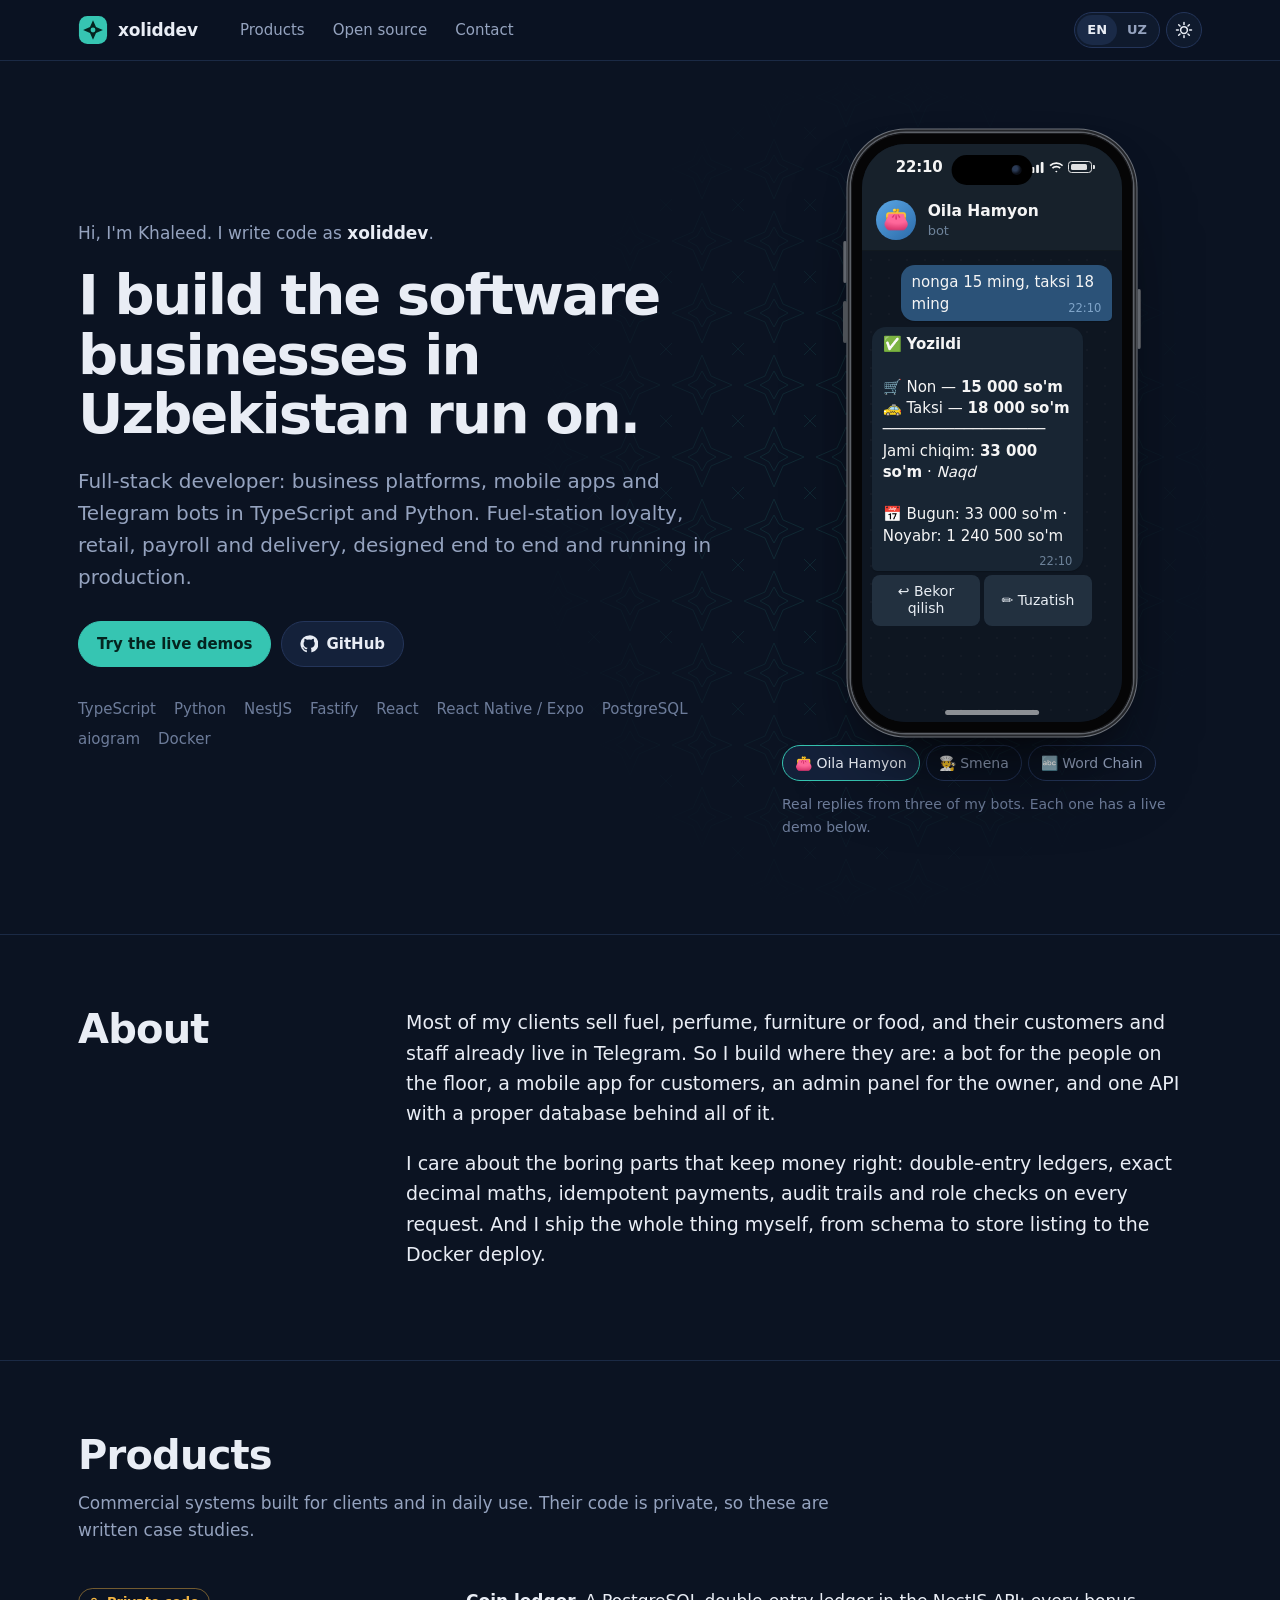
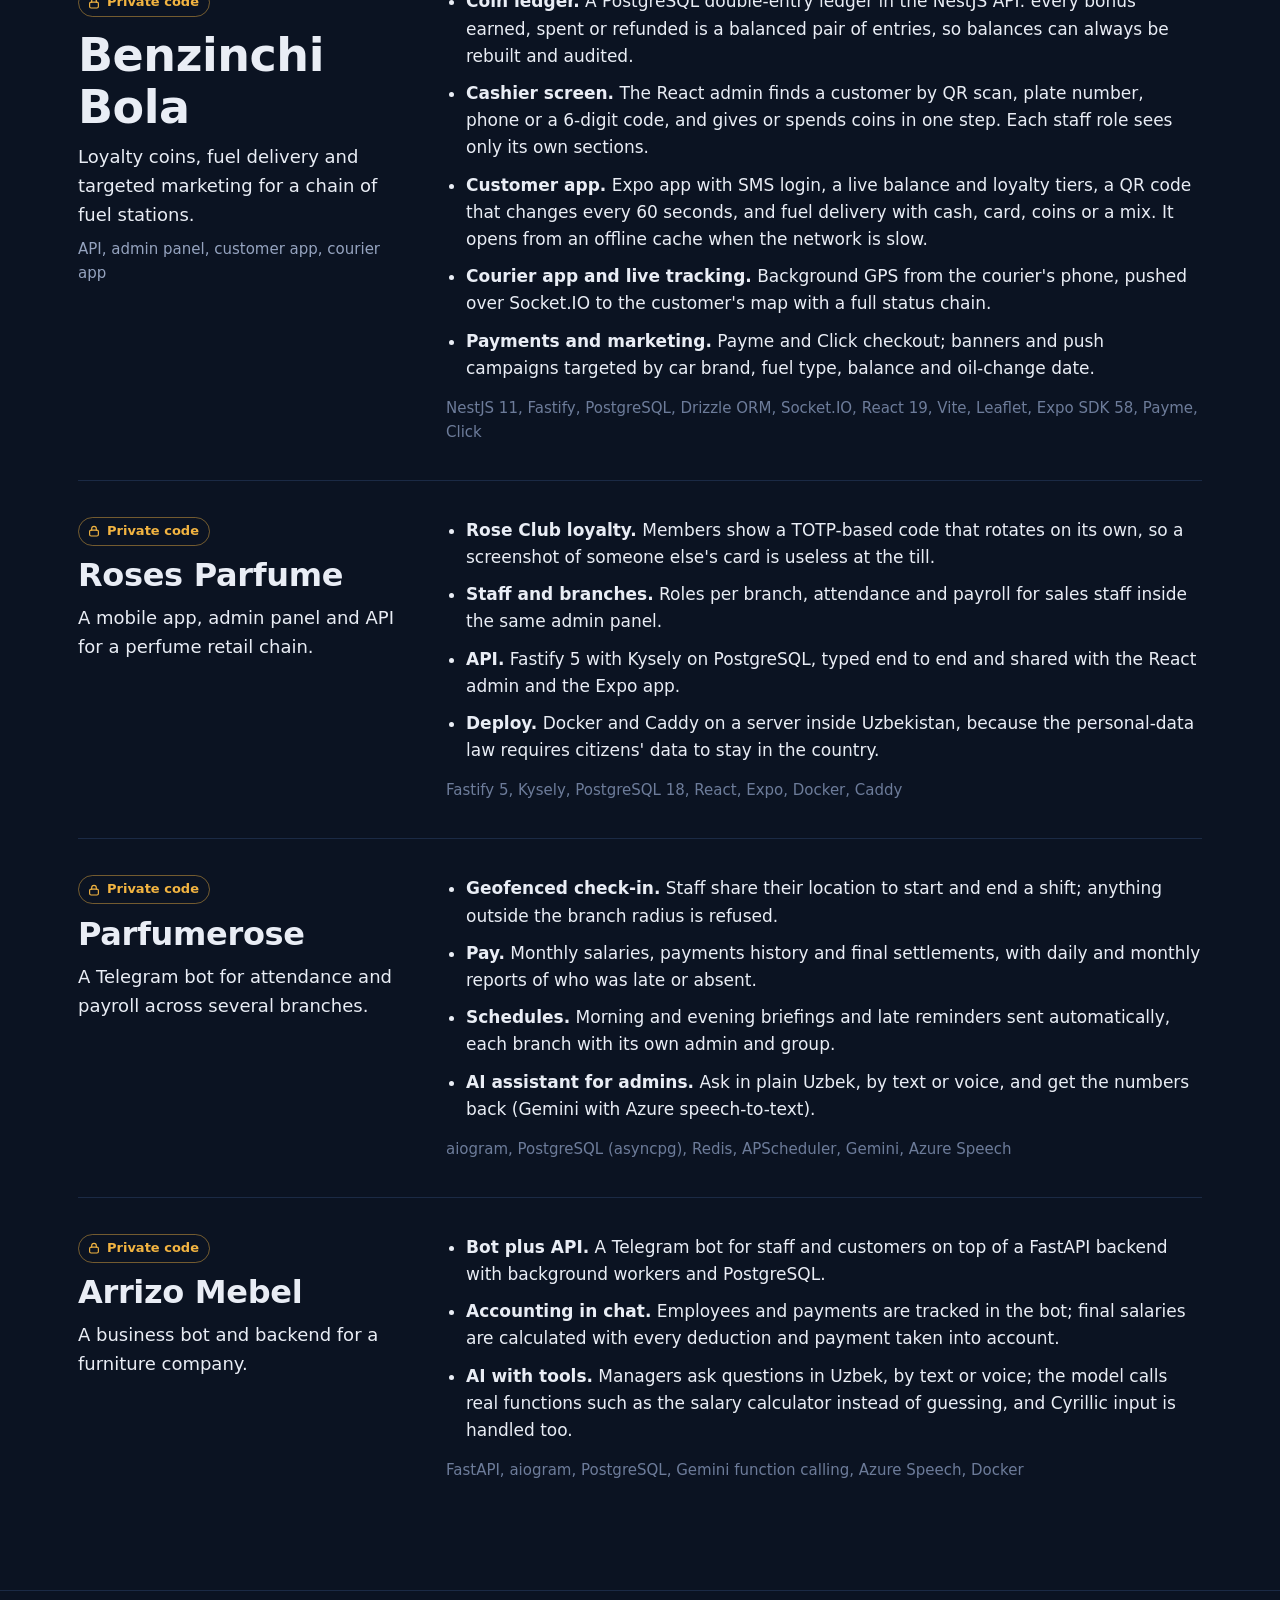
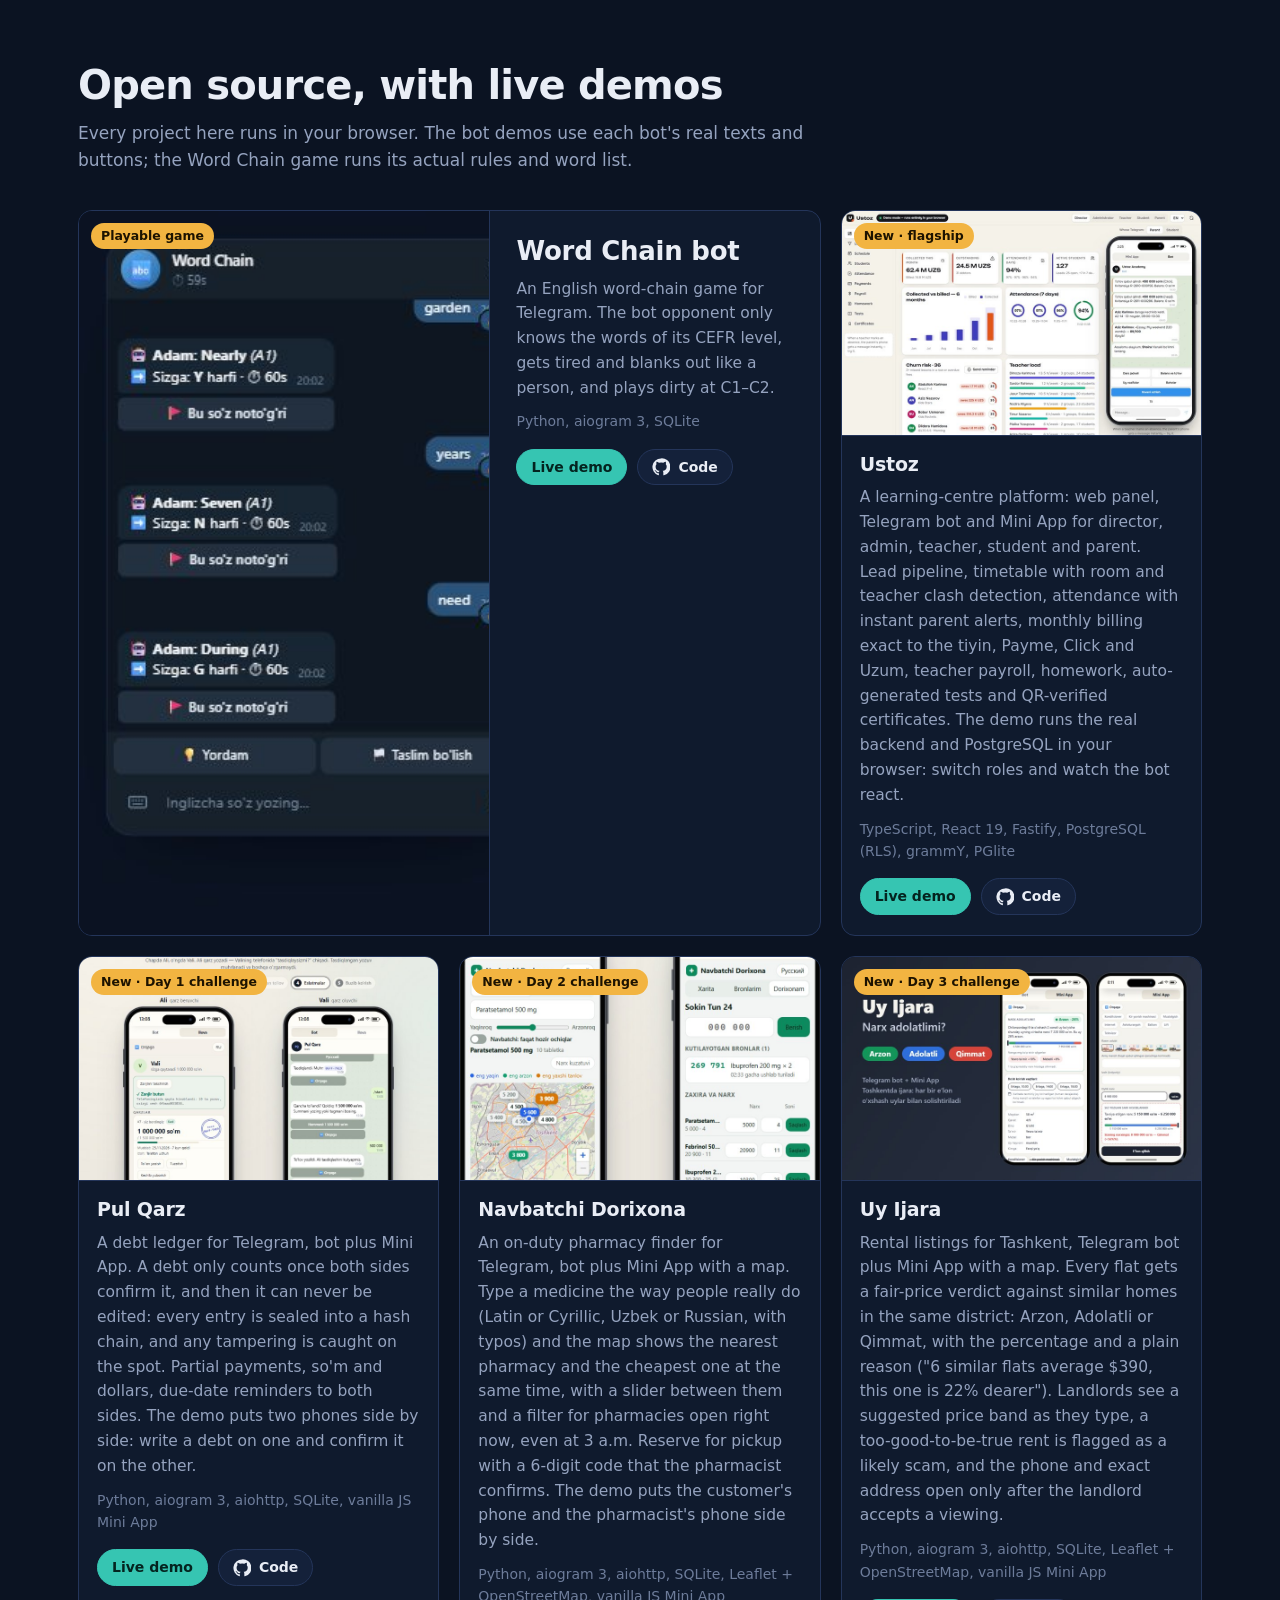
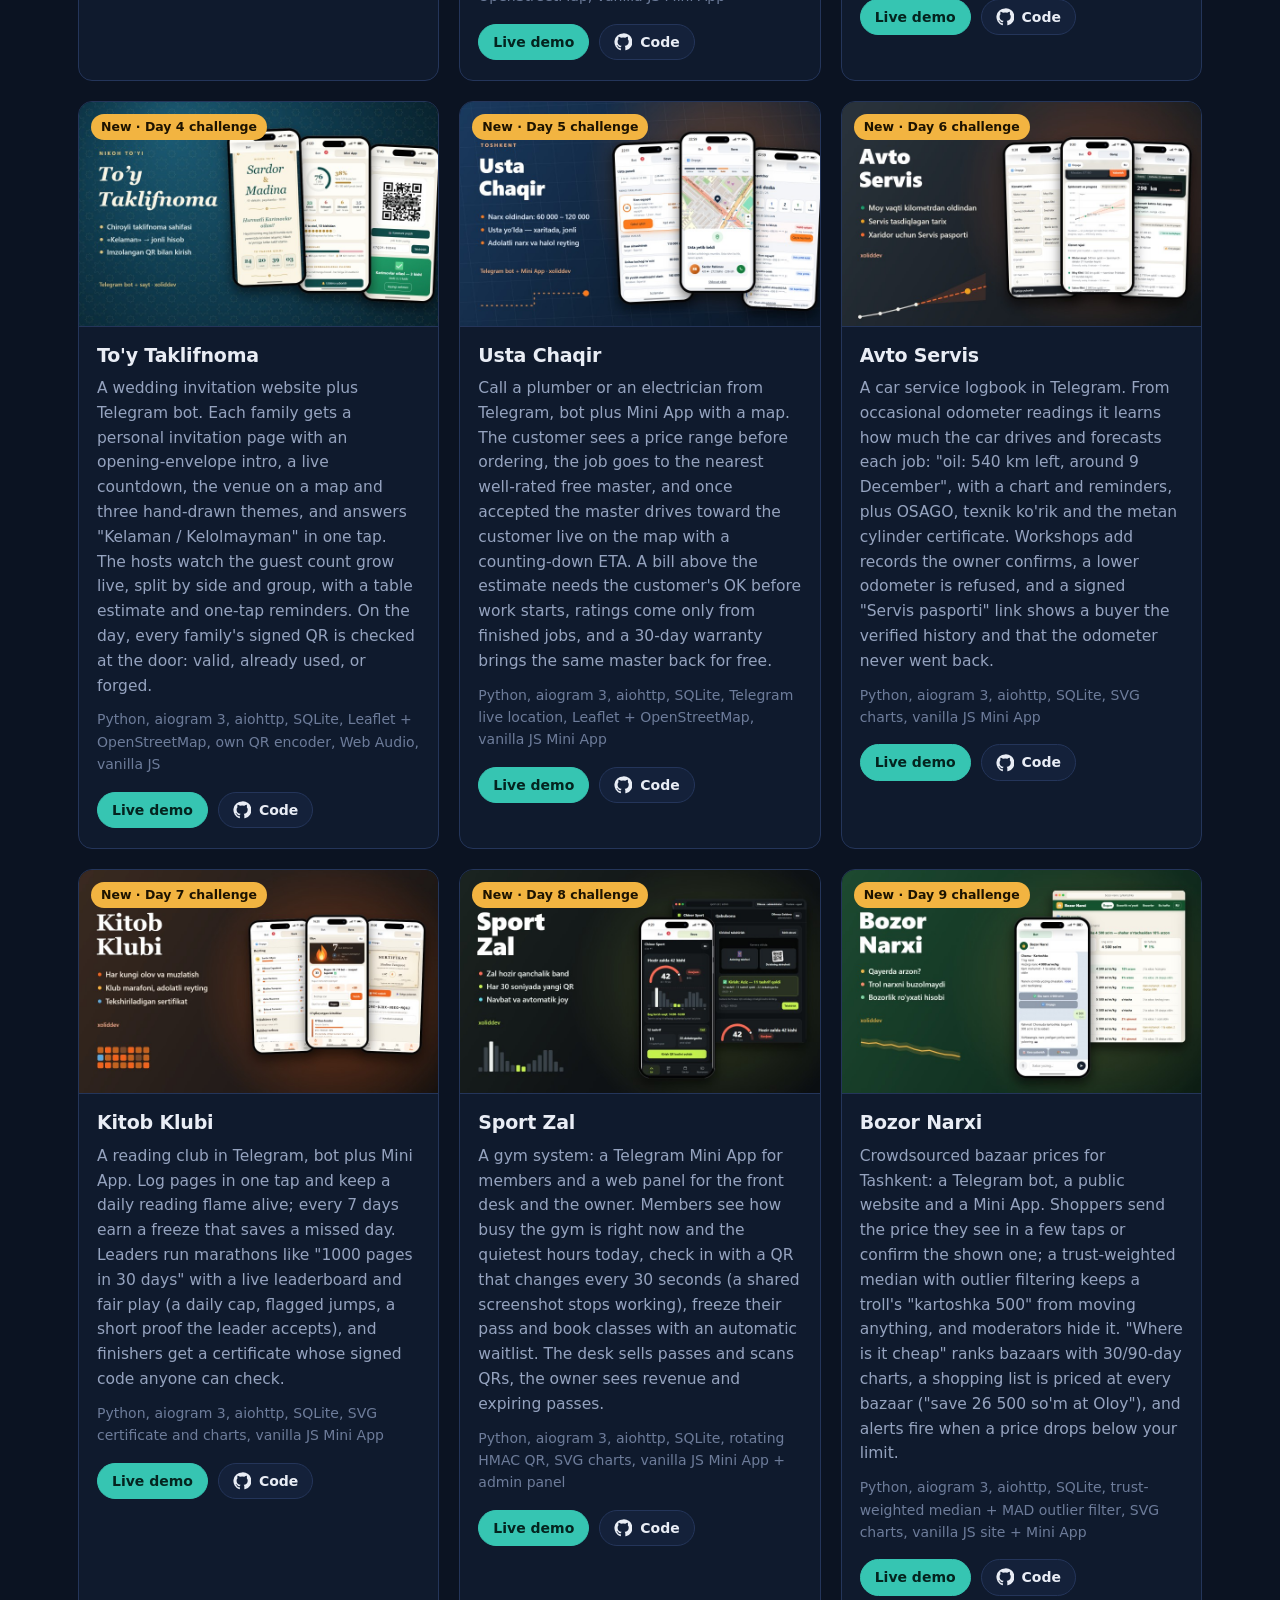
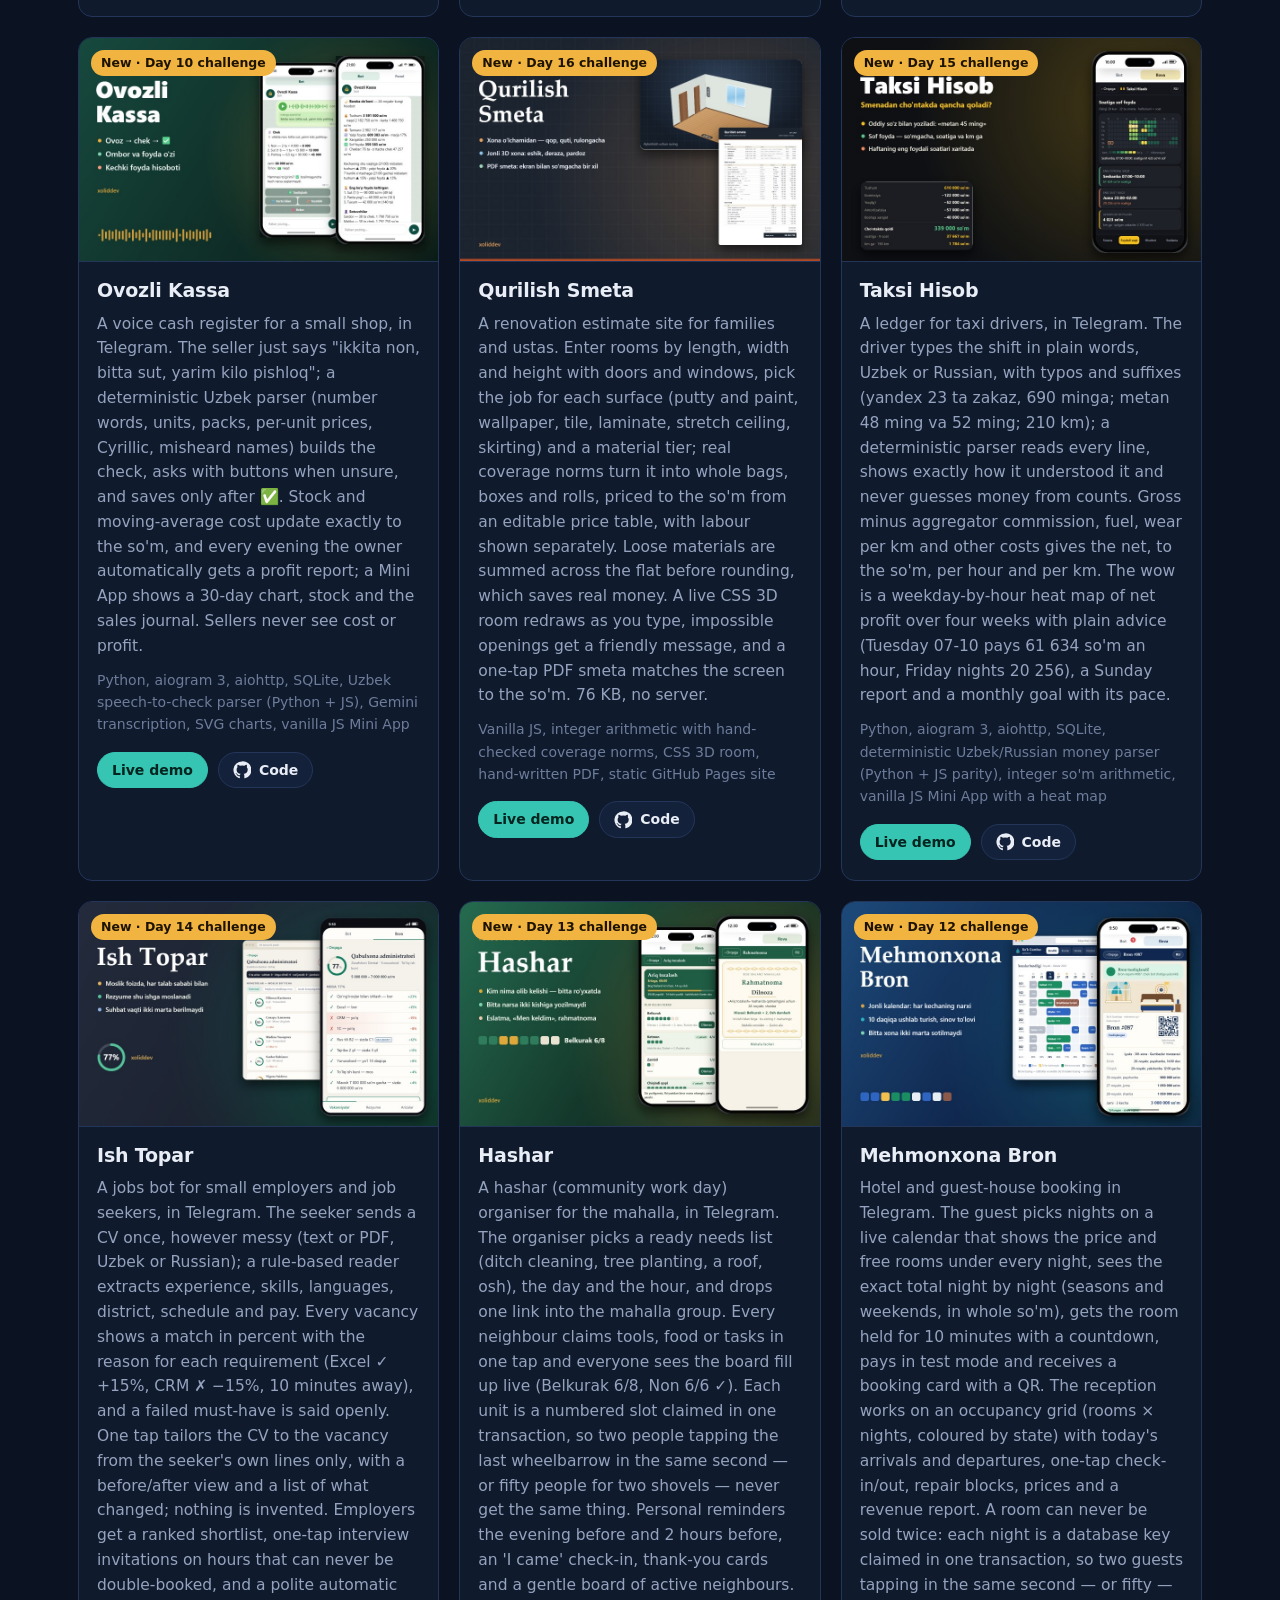
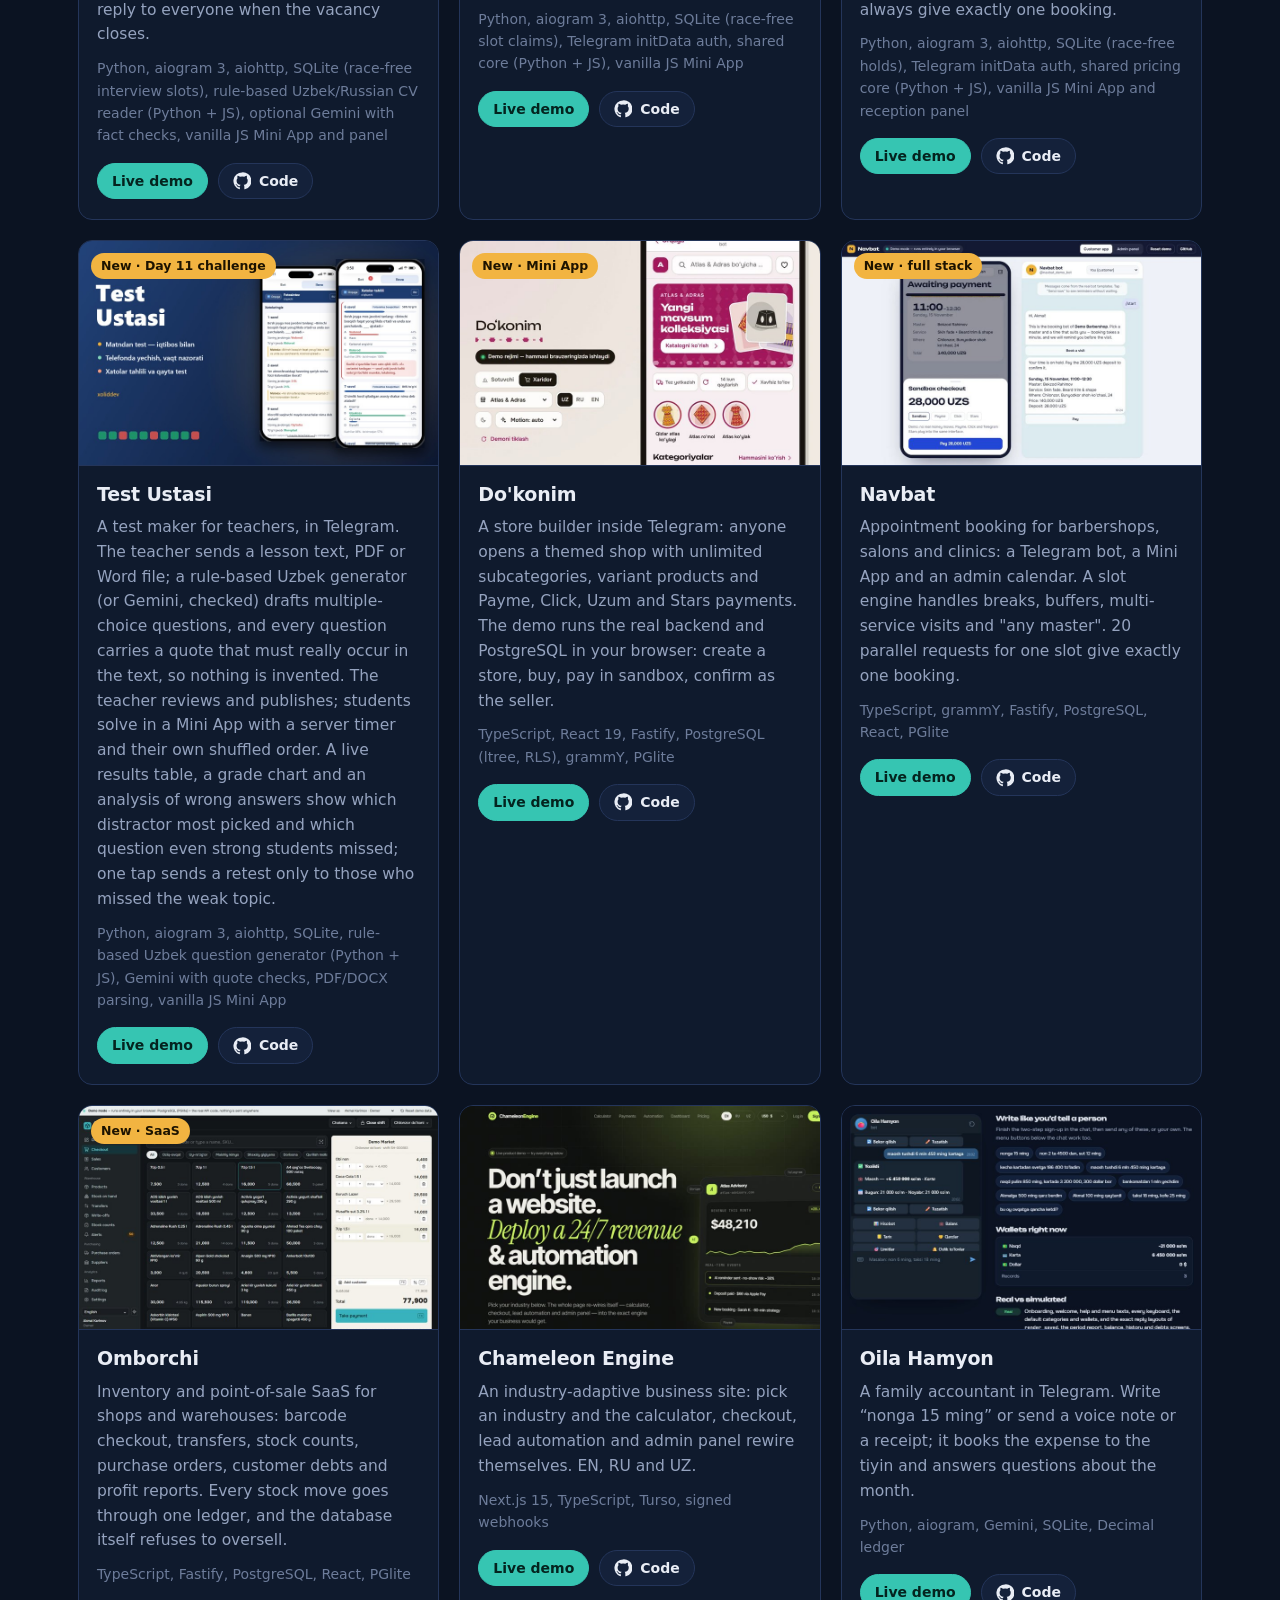
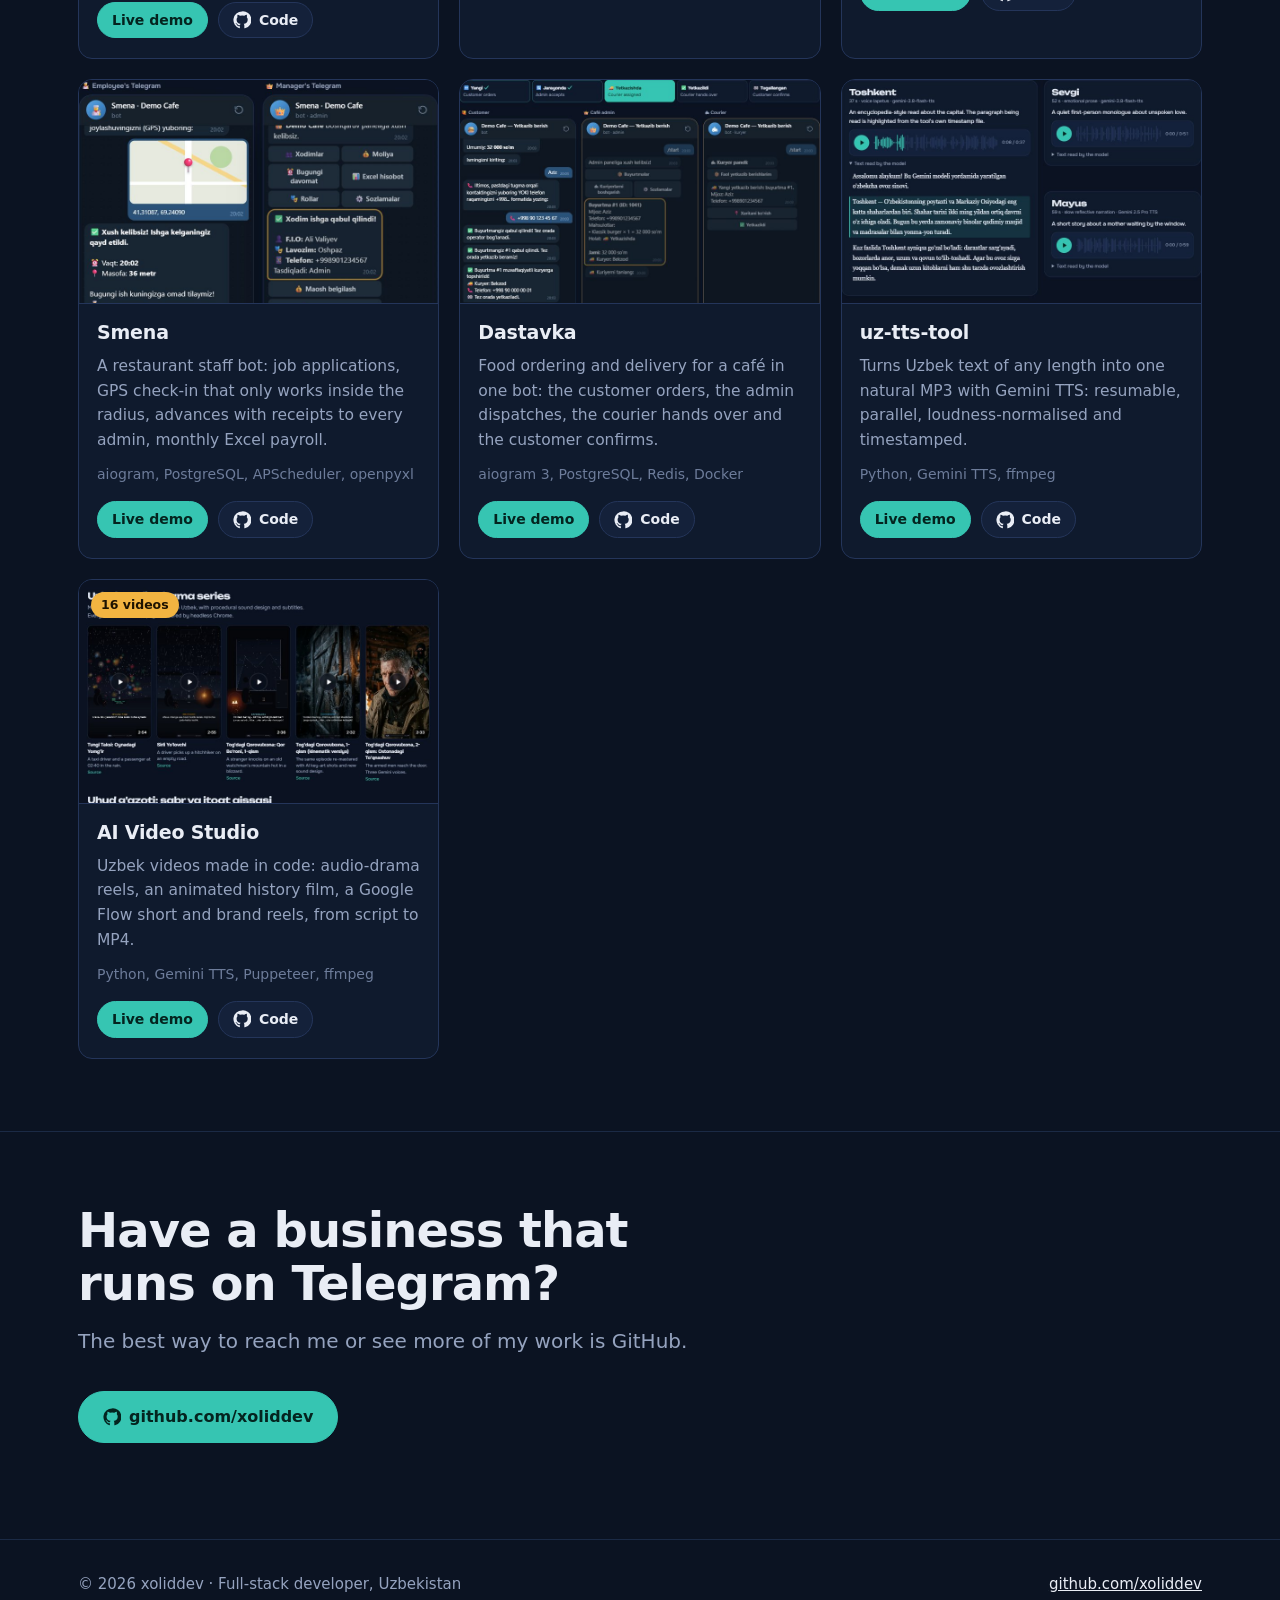
<file: index.html>
<!doctype html>
<html lang="en" data-lang="en" data-theme="dark">
<head>
<meta charset="utf-8">
<meta http-equiv="Content-Security-Policy" content="default-src 'self'; script-src 'self' 'sha256-1BjWEBbqdWYwFbc3ZFnvUBSpL6ZNXX2LKuw4dYl3n48='; style-src 'self' 'unsafe-inline' https://fonts.googleapis.com; font-src 'self' https://fonts.gstatic.com; img-src 'self' data:; media-src 'self'; connect-src 'self'; object-src 'none'; frame-src 'none'; base-uri 'self'; form-action 'self'">
<meta name="viewport" content="width=device-width, initial-scale=1">
<title>xoliddev: full-stack developer, business platforms, apps and Telegram bots</title>
<meta name="x-title-en" content="xoliddev: full-stack developer, business platforms, apps and Telegram bots">
<meta name="x-title-uz" content="xoliddev: full-stack dasturchi, biznes platformalar, ilovalar va Telegram botlar">
<meta name="description" content="Portfolio of xoliddev, a full-stack developer from Uzbekistan: business platforms, mobile apps and Telegram bots in TypeScript and Python. Case studies and live demos you can try in the browser.">
<meta name="theme-color" content="#0b1322">
<link rel="canonical" href="https://xoliddev.github.io/">
<meta property="og:type" content="website">
<meta property="og:site_name" content="xoliddev">
<meta property="og:title" content="xoliddev: business platforms, mobile apps and Telegram bots">
<meta property="og:description" content="Full-stack developer from Uzbekistan. Case studies and live demos you can try in the browser.">
<meta property="og:url" content="https://xoliddev.github.io/">
<meta property="og:image" content="https://xoliddev.github.io/assets/img/og.png">
<meta property="og:image:width" content="1200">
<meta property="og:image:height" content="630">
<meta name="twitter:card" content="summary_large_image">
<meta name="twitter:title" content="xoliddev: business platforms, mobile apps and Telegram bots">
<meta name="twitter:description" content="Full-stack developer from Uzbekistan. Case studies and live demos you can try in the browser.">
<meta name="twitter:image" content="https://xoliddev.github.io/assets/img/og.png">
<link rel="icon" href="favicon.svg" type="image/svg+xml">
<link rel="preconnect" href="https://fonts.googleapis.com">
<link rel="preconnect" href="https://fonts.gstatic.com" crossorigin>
<link rel="stylesheet" href="https://fonts.googleapis.com/css2?family=Onest:wght@400;500;600;700&family=Unbounded:wght@500;600;700&family=JetBrains+Mono:wght@400;500&display=swap">
<link rel="stylesheet" href="assets/css/site.css">
<link rel="stylesheet" href="assets/css/tg.css">
<link rel="stylesheet" href="assets/css/home.css">
<script>(function(){var d=document.documentElement,g=function(k){try{return localStorage.getItem(k)}catch(e){return null}};d.dataset.lang=g('lang')||((navigator.language||'').toLowerCase().indexOf('uz')===0?'uz':'en');d.dataset.theme=g('theme')||'dark';})();</script>
<script type="application/ld+json">{"@context":"https://schema.org","@type":"Person","name":"xoliddev","alternateName":"khaleed","url":"https://xoliddev.github.io/","jobTitle":"Full-stack developer","sameAs":["https://github.com/xoliddev"],"knowsAbout":["TypeScript","Python","NestJS","React Native","Telegram bots"]}</script>
</head>
<body data-root="./">
<header class="site-head"></header>
<main id="main">

  <section class="hero wrap">
    <div class="hero-copy">
      <p class="hello"><span class="l-en">Hi, I'm Khaleed. I write code as <b>xoliddev</b>.</span><span class="l-uz">Salom, men Xolid. Kodni <b>xoliddev</b> nomi bilan yozaman.</span></p>
      <h1><span class="l-en">I build the software businesses in Uzbekistan run on.</span><span class="l-uz">O'zbekistondagi bizneslar ishlaydigan dasturlarni yarataman.</span></h1>
      <p class="lede l-en">Full-stack developer: business platforms, mobile apps and Telegram bots in TypeScript and Python. Fuel-station loyalty, retail, payroll and delivery, designed end to end and running in production.</p>
      <p class="lede l-uz">Full-stack dasturchi: TypeScript va Python'da biznes platformalar, mobil ilovalar va Telegram botlar. Yoqilg'i shoxobchalari sodiqlik tizimi, chakana savdo, maosh va yetkazib berish, boshidan oxirigacha loyihalangan va productionda ishlaydi.</p>
      <div class="btn-row">
        <a class="btn btn-primary" href="#open-source"><span class="l-en">Try the live demos</span><span class="l-uz">Jonli demolarni sinash</span></a>
        <a class="btn" href="https://github.com/xoliddev" rel="me noopener"><svg viewBox="0 0 24 24" fill="currentColor" aria-hidden="true"><path d="M12 .5a11.5 11.5 0 0 0-3.6 22.4c.6.1.8-.3.8-.6v-2c-3.2.7-3.9-1.5-3.9-1.5-.5-1.3-1.3-1.7-1.3-1.7-1-.7.1-.7.1-.7 1.2.1 1.8 1.2 1.8 1.2 1 1.8 2.8 1.3 3.5 1 .1-.8.4-1.3.7-1.6-2.6-.3-5.3-1.3-5.3-5.7 0-1.3.5-2.3 1.2-3.1-.1-.3-.5-1.5.1-3.1 0 0 1-.3 3.2 1.2a11 11 0 0 1 5.8 0c2.2-1.5 3.2-1.2 3.2-1.2.6 1.6.2 2.8.1 3.1.8.8 1.2 1.9 1.2 3.1 0 4.4-2.7 5.4-5.3 5.7.4.4.8 1.1.8 2.2v3.3c0 .3.2.7.8.6A11.5 11.5 0 0 0 12 .5z"/></svg>GitHub</a>
      </div>
      <ul class="stack" aria-label="Main stack">
        <li>TypeScript</li><li>Python</li><li>NestJS</li><li>Fastify</li><li>React</li><li>React Native / Expo</li><li>PostgreSQL</li><li>aiogram</li><li>Docker</li>
      </ul>
    </div>
    <div class="hero-demo">
      <div id="hero-chat" aria-label="Replies from three of my Telegram bots"></div>
      <div class="scene-tabs" role="group" aria-label="Bots">
        <button type="button" data-scene="0">👛 Oila Hamyon</button>
        <button type="button" data-scene="1">🧑‍🍳 Smena</button>
        <button type="button" data-scene="2">🔤 Word Chain</button>
      </div>
      <p class="hero-note"><span class="l-en">Real replies from three of my bots. Each one has a live demo below.</span><span class="l-uz">Uchta botimning haqiqiy javoblari. Har birining jonli demosi quyida.</span></p>
    </div>
  </section>

  <section class="section" id="about">
    <div class="wrap about">
      <h2><span class="l-en">About</span><span class="l-uz">Men haqimda</span></h2>
      <div class="about-body">
        <p class="l-en">Most of my clients sell fuel, perfume, furniture or food, and their customers and staff already live in Telegram. So I build where they are: a bot for the people on the floor, a mobile app for customers, an admin panel for the owner, and one API with a proper database behind all of it.</p>
        <p class="l-uz">Mijozlarimning aksariyati yoqilg'i, atir, mebel yoki ovqat sotadi, ularning xaridor va xodimlari esa allaqachon Telegram'da. Shuning uchun men ular bor joyda quraman: ishchilar uchun bot, xaridorlar uchun mobil ilova, egasi uchun admin panel va hammasining ortida to'g'ri ma'lumotlar bazasiga ega bitta API.</p>
        <p class="l-en">I care about the boring parts that keep money right: double-entry ledgers, exact decimal maths, idempotent payments, audit trails and role checks on every request. And I ship the whole thing myself, from schema to store listing to the Docker deploy.</p>
        <p class="l-uz">Pulni to'g'ri saqlaydigan “zerikarli” qismlarga e'tibor beraman: ikki tomonlama yozuvli hisob, aniq o'nlik hisob-kitob, takrorlanmaydigan to'lovlar, audit izi va har bir so'rovda rol tekshiruvi. Hammasini o'zim yetkazaman: sxemadan do'kon sahifasigacha va Docker deploygacha.</p>
      </div>
    </div>
  </section>

  <section class="section" id="products">
    <div class="wrap">
      <div class="section-head">
        <h2><span class="l-en">Products</span><span class="l-uz">Mahsulotlar</span></h2>
        <p class="l-en">Commercial systems built for clients and in daily use. Their code is private, so these are written case studies.</p>
        <p class="l-uz">Mijozlar uchun qurilgan va har kuni ishlatiladigan tijorat tizimlari. Kodi yopiq, shuning uchun bular yozma keys-stadilar.</p>
      </div>

      <article class="case case-lead">
        <div class="case-side">
          <span class="lock"><svg viewBox="0 0 24 24" fill="none" stroke="currentColor" stroke-width="2" stroke-linecap="round"><rect x="4.5" y="10.5" width="15" height="10" rx="2.5"/><path d="M8 10.5V8a4 4 0 0 1 8 0v2.5"/></svg><span class="l-en">Private code</span><span class="l-uz">Yopiq kod</span></span>
          <h3>Benzinchi Bola</h3>
          <p class="case-pitch l-en">Loyalty coins, fuel delivery and targeted marketing for a chain of fuel stations.</p>
          <p class="case-pitch l-uz">Yoqilg'i shoxobchalari tarmog'i uchun bonus coinlar, yoqilg'ini yetkazib berish va maqsadli marketing.</p>
          <p class="case-parts"><span class="l-en">API, admin panel, customer app, courier app</span><span class="l-uz">API, admin panel, mijoz ilovasi, kuryer ilovasi</span></p>
        </div>
        <div class="case-body">
          <ul class="l-en">
            <li><b>Coin ledger.</b> A PostgreSQL double-entry ledger in the NestJS API: every bonus earned, spent or refunded is a balanced pair of entries, so balances can always be rebuilt and audited.</li>
            <li><b>Cashier screen.</b> The React admin finds a customer by QR scan, plate number, phone or a 6-digit code, and gives or spends coins in one step. Each staff role sees only its own sections.</li>
            <li><b>Customer app.</b> Expo app with SMS login, a live balance and loyalty tiers, a QR code that changes every 60 seconds, and fuel delivery with cash, card, coins or a mix. It opens from an offline cache when the network is slow.</li>
            <li><b>Courier app and live tracking.</b> Background GPS from the courier's phone, pushed over Socket.IO to the customer's map with a full status chain.</li>
            <li><b>Payments and marketing.</b> Payme and Click checkout; banners and push campaigns targeted by car brand, fuel type, balance and oil-change date.</li>
          </ul>
          <ul class="l-uz">
            <li><b>Coin hisobi.</b> NestJS API ichida PostgreSQL ikki tomonlama yozuvli hisob: har bir olingan, sarflangan yoki qaytarilgan bonus muvozanatli juft yozuv, shuning uchun qoldiqni har doim qayta tiklash va tekshirish mumkin.</li>
            <li><b>Kassa ekrani.</b> React admin xaridorni QR, avtoraqam, telefon yoki 6 xonali kod bo'yicha topadi va bonusni bir amalda beradi yoki yechadi. Har bir rol faqat o'z bo'limlarini ko'radi.</li>
            <li><b>Mijoz ilovasi.</b> Expo ilova: SMS orqali kirish, jonli balans va sodiqlik darajalari, har 60 soniyada yangilanadigan QR kod, naqd, karta, bonus yoki aralash to'lov bilan yoqilg'i yetkazish. Internet sekin bo'lsa oflayn keshdan ochiladi.</li>
            <li><b>Kuryer ilovasi va jonli kuzatuv.</b> Kuryer telefonidan fondagi GPS Socket.IO orqali xaridor xaritasiga uzatiladi, holatlar zanjiri bilan.</li>
            <li><b>To'lov va marketing.</b> Payme va Click; mashina markasi, yoqilg'i turi, balans va moy almashtirish sanasi bo'yicha bannerlar va push kampaniyalar.</li>
          </ul>
          <p class="case-stack">NestJS 11, Fastify, PostgreSQL, Drizzle ORM, Socket.IO, React 19, Vite, Leaflet, Expo SDK 58, Payme, Click</p>
        </div>
      </article>

      <article class="case">
        <div class="case-side">
          <span class="lock"><svg viewBox="0 0 24 24" fill="none" stroke="currentColor" stroke-width="2" stroke-linecap="round"><rect x="4.5" y="10.5" width="15" height="10" rx="2.5"/><path d="M8 10.5V8a4 4 0 0 1 8 0v2.5"/></svg><span class="l-en">Private code</span><span class="l-uz">Yopiq kod</span></span>
          <h3>Roses Parfume</h3>
          <p class="case-pitch l-en">A mobile app, admin panel and API for a perfume retail chain.</p>
          <p class="case-pitch l-uz">Atir do'konlari tarmog'i uchun mobil ilova, admin panel va API.</p>
        </div>
        <div class="case-body">
          <ul class="l-en">
            <li><b>Rose Club loyalty.</b> Members show a TOTP-based code that rotates on its own, so a screenshot of someone else's card is useless at the till.</li>
            <li><b>Staff and branches.</b> Roles per branch, attendance and payroll for sales staff inside the same admin panel.</li>
            <li><b>API.</b> Fastify 5 with Kysely on PostgreSQL, typed end to end and shared with the React admin and the Expo app.</li>
            <li><b>Deploy.</b> Docker and Caddy on a server inside Uzbekistan, because the personal-data law requires citizens' data to stay in the country.</li>
          </ul>
          <ul class="l-uz">
            <li><b>Rose Club sodiqlik tizimi.</b> A'zolar o'zi yangilanib turadigan TOTP kodni ko'rsatadi, shuning uchun birovning kartasi skrinshoti kassada ishlamaydi.</li>
            <li><b>Xodimlar va filiallar.</b> Har bir filial uchun rollar, sotuvchilar davomati va maoshi o'sha admin panelda.</li>
            <li><b>API.</b> PostgreSQL ustida Kysely bilan Fastify 5, boshidan oxirigacha tiplangan, React admin va Expo ilova bilan umumiy.</li>
            <li><b>Deploy.</b> O'zbekiston ichidagi serverda Docker va Caddy, chunki shaxsiy ma'lumotlar qonuni fuqarolar ma'lumotini mamlakatda saqlashni talab qiladi.</li>
          </ul>
          <p class="case-stack">Fastify 5, Kysely, PostgreSQL 18, React, Expo, Docker, Caddy</p>
        </div>
      </article>

      <article class="case">
        <div class="case-side">
          <span class="lock"><svg viewBox="0 0 24 24" fill="none" stroke="currentColor" stroke-width="2" stroke-linecap="round"><rect x="4.5" y="10.5" width="15" height="10" rx="2.5"/><path d="M8 10.5V8a4 4 0 0 1 8 0v2.5"/></svg><span class="l-en">Private code</span><span class="l-uz">Yopiq kod</span></span>
          <h3>Parfumerose</h3>
          <p class="case-pitch l-en">A Telegram bot for attendance and payroll across several branches.</p>
          <p class="case-pitch l-uz">Bir nechta filial bo'yicha davomat va maosh uchun Telegram bot.</p>
        </div>
        <div class="case-body">
          <ul class="l-en">
            <li><b>Geofenced check-in.</b> Staff share their location to start and end a shift; anything outside the branch radius is refused.</li>
            <li><b>Pay.</b> Monthly salaries, payments history and final settlements, with daily and monthly reports of who was late or absent.</li>
            <li><b>Schedules.</b> Morning and evening briefings and late reminders sent automatically, each branch with its own admin and group.</li>
            <li><b>AI assistant for admins.</b> Ask in plain Uzbek, by text or voice, and get the numbers back (Gemini with Azure speech-to-text).</li>
          </ul>
          <ul class="l-uz">
            <li><b>Geofence bilan kelish.</b> Xodim smenani boshlash va tugatish uchun joylashuvini yuboradi; filial radiusidan tashqarisi qabul qilinmaydi.</li>
            <li><b>Maosh.</b> Oylik maosh, to'lovlar tarixi va yakuniy hisob-kitob, kech qolgan va kelmaganlar bo'yicha kunlik va oylik hisobotlar.</li>
            <li><b>Jadvallar.</b> Ertalabki va kechki brifing, kechikish eslatmalari avtomatik; har filialning o'z admini va guruhi.</li>
            <li><b>Adminlar uchun AI yordamchi.</b> Oddiy o'zbek tilida, matn yoki ovoz bilan so'raysiz va raqamlarni olasiz (Gemini va Azure nutqni matnga o'girish).</li>
          </ul>
          <p class="case-stack">aiogram, PostgreSQL (asyncpg), Redis, APScheduler, Gemini, Azure Speech</p>
        </div>
      </article>

      <article class="case">
        <div class="case-side">
          <span class="lock"><svg viewBox="0 0 24 24" fill="none" stroke="currentColor" stroke-width="2" stroke-linecap="round"><rect x="4.5" y="10.5" width="15" height="10" rx="2.5"/><path d="M8 10.5V8a4 4 0 0 1 8 0v2.5"/></svg><span class="l-en">Private code</span><span class="l-uz">Yopiq kod</span></span>
          <h3>Arrizo Mebel</h3>
          <p class="case-pitch l-en">A business bot and backend for a furniture company.</p>
          <p class="case-pitch l-uz">Mebel kompaniyasi uchun biznes bot va backend.</p>
        </div>
        <div class="case-body">
          <ul class="l-en">
            <li><b>Bot plus API.</b> A Telegram bot for staff and customers on top of a FastAPI backend with background workers and PostgreSQL.</li>
            <li><b>Accounting in chat.</b> Employees and payments are tracked in the bot; final salaries are calculated with every deduction and payment taken into account.</li>
            <li><b>AI with tools.</b> Managers ask questions in Uzbek, by text or voice; the model calls real functions such as the salary calculator instead of guessing, and Cyrillic input is handled too.</li>
          </ul>
          <ul class="l-uz">
            <li><b>Bot va API.</b> FastAPI backend, fon ishchilari va PostgreSQL ustidagi xodimlar va mijozlar uchun Telegram bot.</li>
            <li><b>Chat ichida buxgalteriya.</b> Xodimlar va to'lovlar botda yuritiladi; yakuniy maosh barcha chegirma va to'lovlar hisobga olinib hisoblanadi.</li>
            <li><b>Vositali AI.</b> Rahbar o'zbekcha, matn yoki ovoz bilan so'raydi; model taxmin qilmaydi, maosh kalkulyatori kabi haqiqiy funksiyalarni chaqiradi, kirill yozuvini ham tushunadi.</li>
          </ul>
          <p class="case-stack">FastAPI, aiogram, PostgreSQL, Gemini function calling, Azure Speech, Docker</p>
        </div>
      </article>
    </div>
  </section>

  <section class="section" id="open-source">
    <div class="wrap">
      <div class="section-head">
        <h2><span class="l-en">Open source, with live demos</span><span class="l-uz">Ochiq kod va jonli demolar</span></h2>
        <p class="l-en">Every project here runs in your browser. The bot demos use each bot's real texts and buttons; the Word Chain game runs its actual rules and word list.</p>
        <p class="l-uz">Bu yerdagi har bir loyiha brauzeringizda ishlaydi. Bot demolarida har bir botning haqiqiy matn va tugmalari ishlatilgan; Word Chain o'yini esa o'zining haqiqiy qoidalari va so'zlar ro'yxati bilan ishlaydi.</p>
      </div>
      <div class="grid" id="projects">
        <article class="proj proj-lead">
          <a class="proj-thumb" href="demos/wordchain-bot/" tabindex="-1" aria-hidden="true"><img src="assets/img/thumbs/wordchain-bot.jpg" alt="" loading="lazy" width="800" height="500"><span class="badge-play"><span class="l-en">Playable game</span><span class="l-uz">O'ynasa bo'ladi</span></span></a>
          <div class="proj-body">
            <h3><a href="demos/wordchain-bot/">Word Chain bot</a></h3>
            <p class="l-en">An English word-chain game for Telegram. The bot opponent only knows the words of its CEFR level, gets tired and blanks out like a person, and plays dirty at C1–C2.</p><p class="l-uz">Telegram uchun inglizcha so'z zanjiri o'yini. Bot-raqib faqat o'z CEFR darajasidagi so'zlarni biladi, odamdek charchaydi va adashadi, C1–C2 da esa ataylab qiyin harf qoldiradi.</p>
            <p class="proj-tech">Python, aiogram 3, SQLite</p>
            <div class="btn-row">
              <a class="btn btn-primary btn-small" href="demos/wordchain-bot/"><span class="l-en">Live demo</span><span class="l-uz">Jonli demo</span></a>
              <a class="btn btn-small" href="https://github.com/xoliddev/wordchain-bot" target="_blank" rel="noopener"><svg viewBox="0 0 24 24" fill="currentColor" aria-hidden="true"><path d="M12 .5a11.5 11.5 0 0 0-3.6 22.4c.6.1.8-.3.8-.6v-2c-3.2.7-3.9-1.5-3.9-1.5-.5-1.3-1.3-1.7-1.3-1.7-1-.7.1-.7.1-.7 1.2.1 1.8 1.2 1.8 1.2 1 1.8 2.8 1.3 3.5 1 .1-.8.4-1.3.7-1.6-2.6-.3-5.3-1.3-5.3-5.7 0-1.3.5-2.3 1.2-3.1-.1-.3-.5-1.5.1-3.1 0 0 1-.3 3.2 1.2a11 11 0 0 1 5.8 0c2.2-1.5 3.2-1.2 3.2-1.2.6 1.6.2 2.8.1 3.1.8.8 1.2 1.9 1.2 3.1 0 4.4-2.7 5.4-5.3 5.7.4.4.8 1.1.8 2.2v3.3c0 .3.2.7.8.6A11.5 11.5 0 0 0 12 .5z"/></svg><span class="l-en">Code</span><span class="l-uz">Kod</span></a>
            </div>
          </div>
        </article>
        <article class="proj">
          <a class="proj-thumb" href="/ustoz/" tabindex="-1" aria-hidden="true"><img src="assets/img/thumbs/ustoz.jpg" alt="" loading="lazy" width="800" height="500"><span class="badge-play"><span class="l-en">New · flagship</span><span class="l-uz">Yangi · flagman</span></span></a>
          <div class="proj-body">
            <h3><a href="/ustoz/">Ustoz</a></h3>
            <p class="l-en">A learning-centre platform: web panel, Telegram bot and Mini App for director, admin, teacher, student and parent. Lead pipeline, timetable with room and teacher clash detection, attendance with instant parent alerts, monthly billing exact to the tiyin, Payme, Click and Uzum, teacher payroll, homework, auto-generated tests and QR-verified certificates. The demo runs the real backend and PostgreSQL in your browser: switch roles and watch the bot react.</p><p class="l-uz">O'quv markazi platformasi: direktor, administrator, o'qituvchi, o'quvchi va ota-ona uchun web panel, Telegram bot va Mini App. Lidlar voronkasi, xona va o'qituvchi to'qnashuvini sezadigan jadval, ota-onaga darhol xabar beradigan davomat, tiyinigacha aniq oylik to'lovlar, Payme, Click va Uzum, o'qituvchi oyligi, uy vazifa, avtomatik testlar va QR bilan tekshiriladigan sertifikatlar. Demoda haqiqiy backend va PostgreSQL brauzeringizda ishlaydi: rolni almashtiring va bot qanday javob berishini ko'ring.</p>
            <p class="proj-tech">TypeScript, React 19, Fastify, PostgreSQL (RLS), grammY, PGlite</p>
            <div class="btn-row">
              <a class="btn btn-primary btn-small" href="/ustoz/"><span class="l-en">Live demo</span><span class="l-uz">Jonli demo</span></a>
              <a class="btn btn-small" href="https://github.com/xoliddev/ustoz" target="_blank" rel="noopener"><svg viewBox="0 0 24 24" fill="currentColor" aria-hidden="true"><path d="M12 .5a11.5 11.5 0 0 0-3.6 22.4c.6.1.8-.3.8-.6v-2c-3.2.7-3.9-1.5-3.9-1.5-.5-1.3-1.3-1.7-1.3-1.7-1-.7.1-.7.1-.7 1.2.1 1.8 1.2 1.8 1.2 1 1.8 2.8 1.3 3.5 1 .1-.8.4-1.3.7-1.6-2.6-.3-5.3-1.3-5.3-5.7 0-1.3.5-2.3 1.2-3.1-.1-.3-.5-1.5.1-3.1 0 0 1-.3 3.2 1.2a11 11 0 0 1 5.8 0c2.2-1.5 3.2-1.2 3.2-1.2.6 1.6.2 2.8.1 3.1.8.8 1.2 1.9 1.2 3.1 0 4.4-2.7 5.4-5.3 5.7.4.4.8 1.1.8 2.2v3.3c0 .3.2.7.8.6A11.5 11.5 0 0 0 12 .5z"/></svg><span class="l-en">Code</span><span class="l-uz">Kod</span></a>
            </div>
          </div>
        </article>
        <article class="proj">
          <a class="proj-thumb" href="/pul-qarz/" tabindex="-1" aria-hidden="true"><img src="assets/img/thumbs/pul-qarz.jpg" alt="" loading="lazy" width="800" height="500"><span class="badge-play"><span class="l-en">New · Day 1 challenge</span><span class="l-uz">Yangi · 1-kun chellenj</span></span></a>
          <div class="proj-body">
            <h3><a href="/pul-qarz/">Pul Qarz</a></h3>
            <p class="l-en">A debt ledger for Telegram, bot plus Mini App. A debt only counts once both sides confirm it, and then it can never be edited: every entry is sealed into a hash chain, and any tampering is caught on the spot. Partial payments, so'm and dollars, due-date reminders to both sides. The demo puts two phones side by side: write a debt on one and confirm it on the other.</p><p class="l-uz">Telegram uchun qarz daftari: bot va Mini App. Qarz faqat ikki tomon tasdiqlagach kuchga kiradi, keyin uni o'zgartirib bo'lmaydi: har yozuv muhrlanib zanjirga ulanadi, kim o'zgartirsa, darrov ushlanadi. Qisman to'lov, so'm va dollar, ikki tomonga muddat eslatmasi. Demoda ikki telefon yonma-yon: birida qarz yozing, ikkinchisida tasdiqlang.</p>
            <p class="proj-tech">Python, aiogram 3, aiohttp, SQLite, vanilla JS Mini App</p>
            <div class="btn-row">
              <a class="btn btn-primary btn-small" href="/pul-qarz/"><span class="l-en">Live demo</span><span class="l-uz">Jonli demo</span></a>
              <a class="btn btn-small" href="https://github.com/xoliddev/pul-qarz" target="_blank" rel="noopener"><svg viewBox="0 0 24 24" fill="currentColor" aria-hidden="true"><path d="M12 .5a11.5 11.5 0 0 0-3.6 22.4c.6.1.8-.3.8-.6v-2c-3.2.7-3.9-1.5-3.9-1.5-.5-1.3-1.3-1.7-1.3-1.7-1-.7.1-.7.1-.7 1.2.1 1.8 1.2 1.8 1.2 1 1.8 2.8 1.3 3.5 1 .1-.8.4-1.3.7-1.6-2.6-.3-5.3-1.3-5.3-5.7 0-1.3.5-2.3 1.2-3.1-.1-.3-.5-1.5.1-3.1 0 0 1-.3 3.2 1.2a11 11 0 0 1 5.8 0c2.2-1.5 3.2-1.2 3.2-1.2.6 1.6.2 2.8.1 3.1.8.8 1.2 1.9 1.2 3.1 0 4.4-2.7 5.4-5.3 5.7.4.4.8 1.1.8 2.2v3.3c0 .3.2.7.8.6A11.5 11.5 0 0 0 12 .5z"/></svg><span class="l-en">Code</span><span class="l-uz">Kod</span></a>
            </div>
          </div>
        </article>
        <article class="proj">
          <a class="proj-thumb" href="/navbatchi-dorixona/" tabindex="-1" aria-hidden="true"><img src="assets/img/thumbs/navbatchi-dorixona.jpg" alt="" loading="lazy" width="800" height="500"><span class="badge-play"><span class="l-en">New · Day 2 challenge</span><span class="l-uz">Yangi · 2-kun chellenj</span></span></a>
          <div class="proj-body">
            <h3><a href="/navbatchi-dorixona/">Navbatchi Dorixona</a></h3>
            <p class="l-en">An on-duty pharmacy finder for Telegram, bot plus Mini App with a map. Type a medicine the way people really do (Latin or Cyrillic, Uzbek or Russian, with typos) and the map shows the nearest pharmacy and the cheapest one at the same time, with a slider between them and a filter for pharmacies open right now, even at 3 a.m. Reserve for pickup with a 6-digit code that the pharmacist confirms. The demo puts the customer's phone and the pharmacist's phone side by side.</p><p class="l-uz">Telegram uchun navbatchi dorixona qidiruvchisi: bot va xaritali Mini App. Dori nomini odamlar qanday yozsa, shunday yozing (lotin yoki kirill, o'zbekcha yoki ruscha, xato bilan ham), xaritada eng yaqin va eng arzon dorixona birga ko'rinadi. Ular orasida surgich va hozir ochiq dorixonalar filtri bor, tungi soat 3 da ham ishlaydi. 6 xonali kod bilan bron qilasiz, farmatsevt kodni tasdiqlaydi. Demoda mijoz va farmatsevt telefoni yonma-yon.</p>
            <p class="proj-tech">Python, aiogram 3, aiohttp, SQLite, Leaflet + OpenStreetMap, vanilla JS Mini App</p>
            <div class="btn-row">
              <a class="btn btn-primary btn-small" href="/navbatchi-dorixona/"><span class="l-en">Live demo</span><span class="l-uz">Jonli demo</span></a>
              <a class="btn btn-small" href="https://github.com/xoliddev/navbatchi-dorixona" target="_blank" rel="noopener"><svg viewBox="0 0 24 24" fill="currentColor" aria-hidden="true"><path d="M12 .5a11.5 11.5 0 0 0-3.6 22.4c.6.1.8-.3.8-.6v-2c-3.2.7-3.9-1.5-3.9-1.5-.5-1.3-1.3-1.7-1.3-1.7-1-.7.1-.7.1-.7 1.2.1 1.8 1.2 1.8 1.2 1 1.8 2.8 1.3 3.5 1 .1-.8.4-1.3.7-1.6-2.6-.3-5.3-1.3-5.3-5.7 0-1.3.5-2.3 1.2-3.1-.1-.3-.5-1.5.1-3.1 0 0 1-.3 3.2 1.2a11 11 0 0 1 5.8 0c2.2-1.5 3.2-1.2 3.2-1.2.6 1.6.2 2.8.1 3.1.8.8 1.2 1.9 1.2 3.1 0 4.4-2.7 5.4-5.3 5.7.4.4.8 1.1.8 2.2v3.3c0 .3.2.7.8.6A11.5 11.5 0 0 0 12 .5z"/></svg><span class="l-en">Code</span><span class="l-uz">Kod</span></a>
            </div>
          </div>
        </article>
        <article class="proj">
          <a class="proj-thumb" href="/uy-ijara/" tabindex="-1" aria-hidden="true"><img src="assets/img/thumbs/uy-ijara.jpg" alt="" loading="lazy" width="800" height="500"><span class="badge-play"><span class="l-en">New · Day 3 challenge</span><span class="l-uz">Yangi · 3-kun chellenj</span></span></a>
          <div class="proj-body">
            <h3><a href="/uy-ijara/">Uy Ijara</a></h3>
            <p class="l-en">Rental listings for Tashkent, Telegram bot plus Mini App with a map. Every flat gets a fair-price verdict against similar homes in the same district: Arzon, Adolatli or Qimmat, with the percentage and a plain reason ("6 similar flats average $390, this one is 22% dearer"). Landlords see a suggested price band as they type, a too-good-to-be-true rent is flagged as a likely scam, and the phone and exact address open only after the landlord accepts a viewing.</p><p class="l-uz">Toshkentda ijaraga uy e'lonlari: Telegram bot va xaritali Mini App. Har bir uy shu tumandagi o'xshash uylar bilan solishtiriladi va baho oladi: Arzon, Adolatli yoki Qimmat, foizi va sababi bilan. Uy egasi narx yozayotganda tavsiya etilgan narxni ko'radi, haddan tashqari arzon e'lon «shubhali» deb belgilanadi, telefon va aniq manzil esa uy egasi ko'rishni qabul qilgandan keyingina ochiladi.</p>
            <p class="proj-tech">Python, aiogram 3, aiohttp, SQLite, Leaflet + OpenStreetMap, vanilla JS Mini App</p>
            <div class="btn-row">
              <a class="btn btn-primary btn-small" href="/uy-ijara/"><span class="l-en">Live demo</span><span class="l-uz">Jonli demo</span></a>
              <a class="btn btn-small" href="https://github.com/xoliddev/uy-ijara" target="_blank" rel="noopener"><svg viewBox="0 0 24 24" fill="currentColor" aria-hidden="true"><path d="M12 .5a11.5 11.5 0 0 0-3.6 22.4c.6.1.8-.3.8-.6v-2c-3.2.7-3.9-1.5-3.9-1.5-.5-1.3-1.3-1.7-1.3-1.7-1-.7.1-.7.1-.7 1.2.1 1.8 1.2 1.8 1.2 1 1.8 2.8 1.3 3.5 1 .1-.8.4-1.3.7-1.6-2.6-.3-5.3-1.3-5.3-5.7 0-1.3.5-2.3 1.2-3.1-.1-.3-.5-1.5.1-3.1 0 0 1-.3 3.2 1.2a11 11 0 0 1 5.8 0c2.2-1.5 3.2-1.2 3.2-1.2.6 1.6.2 2.8.1 3.1.8.8 1.2 1.9 1.2 3.1 0 4.4-2.7 5.4-5.3 5.7.4.4.8 1.1.8 2.2v3.3c0 .3.2.7.8.6A11.5 11.5 0 0 0 12 .5z"/></svg><span class="l-en">Code</span><span class="l-uz">Kod</span></a>
            </div>
          </div>
        </article>
        <article class="proj">
          <a class="proj-thumb" href="/toy-taklifnoma/" tabindex="-1" aria-hidden="true"><img src="assets/img/thumbs/toy-taklifnoma.jpg" alt="" loading="lazy" width="800" height="500"><span class="badge-play"><span class="l-en">New · Day 4 challenge</span><span class="l-uz">Yangi · 4-kun chellenj</span></span></a>
          <div class="proj-body">
            <h3><a href="/toy-taklifnoma/">To'y Taklifnoma</a></h3>
            <p class="l-en">A wedding invitation website plus Telegram bot. Each family gets a personal invitation page with an opening-envelope intro, a live countdown, the venue on a map and three hand-drawn themes, and answers "Kelaman / Kelolmayman" in one tap. The hosts watch the guest count grow live, split by side and group, with a table estimate and one-tap reminders. On the day, every family's signed QR is checked at the door: valid, already used, or forged.</p><p class="l-uz">To'y taklifnomasi: sayt va Telegram bot. Har bir oilaga shaxsiy taklifnoma sahifasi: konvert ochilishi, to'ygacha qolgan vaqt, xaritada to'yxona va uch xil bezak. Mehmon bir bosishda «Kelaman» yoki «Kelolmayman» deydi, to'y egasi esa mehmonlar sonini jonli kuzatadi: tomonlar, guruhlar, stollar soni, bir tugmada eslatma. To'y kuni har bir oilaning imzolangan QR kodi eshikda tekshiriladi: to'g'ri, ishlatilgan yoki soxta.</p>
            <p class="proj-tech">Python, aiogram 3, aiohttp, SQLite, Leaflet + OpenStreetMap, own QR encoder, Web Audio, vanilla JS</p>
            <div class="btn-row">
              <a class="btn btn-primary btn-small" href="/toy-taklifnoma/"><span class="l-en">Live demo</span><span class="l-uz">Jonli demo</span></a>
              <a class="btn btn-small" href="https://github.com/xoliddev/toy-taklifnoma" target="_blank" rel="noopener"><svg viewBox="0 0 24 24" fill="currentColor" aria-hidden="true"><path d="M12 .5a11.5 11.5 0 0 0-3.6 22.4c.6.1.8-.3.8-.6v-2c-3.2.7-3.9-1.5-3.9-1.5-.5-1.3-1.3-1.7-1.3-1.7-1-.7.1-.7.1-.7 1.2.1 1.8 1.2 1.8 1.2 1 1.8 2.8 1.3 3.5 1 .1-.8.4-1.3.7-1.6-2.6-.3-5.3-1.3-5.3-5.7 0-1.3.5-2.3 1.2-3.1-.1-.3-.5-1.5.1-3.1 0 0 1-.3 3.2 1.2a11 11 0 0 1 5.8 0c2.2-1.5 3.2-1.2 3.2-1.2.6 1.6.2 2.8.1 3.1.8.8 1.2 1.9 1.2 3.1 0 4.4-2.7 5.4-5.3 5.7.4.4.8 1.1.8 2.2v3.3c0 .3.2.7.8.6A11.5 11.5 0 0 0 12 .5z"/></svg><span class="l-en">Code</span><span class="l-uz">Kod</span></a>
            </div>
          </div>
        </article>
        <article class="proj">
          <a class="proj-thumb" href="/usta-chaqir/" tabindex="-1" aria-hidden="true"><img src="assets/img/thumbs/usta-chaqir.jpg" alt="" loading="lazy" width="800" height="500"><span class="badge-play"><span class="l-en">New · Day 5 challenge</span><span class="l-uz">Yangi · 5-kun chellenj</span></span></a>
          <div class="proj-body">
            <h3><a href="/usta-chaqir/">Usta Chaqir</a></h3>
            <p class="l-en">Call a plumber or an electrician from Telegram, bot plus Mini App with a map. The customer sees a price range before ordering, the job goes to the nearest well-rated free master, and once accepted the master drives toward the customer live on the map with a counting-down ETA. A bill above the estimate needs the customer's OK before work starts, ratings come only from finished jobs, and a 30-day warranty brings the same master back for free.</p><p class="l-uz">Telegram orqali santexnik yoki elektrik chaqirish: bot va xaritali Mini App. Mijoz buyurtmadan oldin taxminiy narxni ko'radi, ish eng yaqin, reytingi baland va bo'sh ustaga boradi. Usta qabul qilgach, mijoz uning yaqinlashib kelayotganini xaritada jonli ko'radi, kelish vaqti sanab turiladi. Narx taxmindan oshsa, ish faqat mijoz rozi bo'lgach boshlanadi. Baho faqat bajarilgan ishdan keyin qo'yiladi, 30 kunlik kafolat bor.</p>
            <p class="proj-tech">Python, aiogram 3, aiohttp, SQLite, Telegram live location, Leaflet + OpenStreetMap, vanilla JS Mini App</p>
            <div class="btn-row">
              <a class="btn btn-primary btn-small" href="/usta-chaqir/"><span class="l-en">Live demo</span><span class="l-uz">Jonli demo</span></a>
              <a class="btn btn-small" href="https://github.com/xoliddev/usta-chaqir" target="_blank" rel="noopener"><svg viewBox="0 0 24 24" fill="currentColor" aria-hidden="true"><path d="M12 .5a11.5 11.5 0 0 0-3.6 22.4c.6.1.8-.3.8-.6v-2c-3.2.7-3.9-1.5-3.9-1.5-.5-1.3-1.3-1.7-1.3-1.7-1-.7.1-.7.1-.7 1.2.1 1.8 1.2 1.8 1.2 1 1.8 2.8 1.3 3.5 1 .1-.8.4-1.3.7-1.6-2.6-.3-5.3-1.3-5.3-5.7 0-1.3.5-2.3 1.2-3.1-.1-.3-.5-1.5.1-3.1 0 0 1-.3 3.2 1.2a11 11 0 0 1 5.8 0c2.2-1.5 3.2-1.2 3.2-1.2.6 1.6.2 2.8.1 3.1.8.8 1.2 1.9 1.2 3.1 0 4.4-2.7 5.4-5.3 5.7.4.4.8 1.1.8 2.2v3.3c0 .3.2.7.8.6A11.5 11.5 0 0 0 12 .5z"/></svg><span class="l-en">Code</span><span class="l-uz">Kod</span></a>
            </div>
          </div>
        </article>
        <article class="proj">
          <a class="proj-thumb" href="/avto-servis/" tabindex="-1" aria-hidden="true"><img src="assets/img/thumbs/avto-servis.jpg" alt="" loading="lazy" width="800" height="500"><span class="badge-play"><span class="l-en">New · Day 6 challenge</span><span class="l-uz">Yangi · 6-kun chellenj</span></span></a>
          <div class="proj-body">
            <h3><a href="/avto-servis/">Avto Servis</a></h3>
            <p class="l-en">A car service logbook in Telegram. From occasional odometer readings it learns how much the car drives and forecasts each job: "oil: 540 km left, around 9 December", with a chart and reminders, plus OSAGO, texnik ko'rik and the metan cylinder certificate. Workshops add records the owner confirms, a lower odometer is refused, and a signed "Servis pasporti" link shows a buyer the verified history and that the odometer never went back.</p><p class="l-uz">Telegram'dagi mashina servis daftari. Haydovchi vaqti-vaqti bilan spidometrni yozadi, bot mashina kuniga qancha yurishini hisoblab, har bir xizmatni oldindan aytadi: «Motor moyi: 540 km qoldi — taxminan 9-dekabr». Chizma va eslatmalar, OSAGO, texnik ko'rik va metan ballon attestatsiyasi ham bor. Usta yozgan ishni egasi tasdiqlaydi, spidometrni orqaga yozib bo'lmaydi, «Servis pasporti» havolasi esa xaridorga tasdiqlangan tarixni ko'rsatadi.</p>
            <p class="proj-tech">Python, aiogram 3, aiohttp, SQLite, SVG charts, vanilla JS Mini App</p>
            <div class="btn-row">
              <a class="btn btn-primary btn-small" href="/avto-servis/"><span class="l-en">Live demo</span><span class="l-uz">Jonli demo</span></a>
              <a class="btn btn-small" href="https://github.com/xoliddev/avto-servis" target="_blank" rel="noopener"><svg viewBox="0 0 24 24" fill="currentColor" aria-hidden="true"><path d="M12 .5a11.5 11.5 0 0 0-3.6 22.4c.6.1.8-.3.8-.6v-2c-3.2.7-3.9-1.5-3.9-1.5-.5-1.3-1.3-1.7-1.3-1.7-1-.7.1-.7.1-.7 1.2.1 1.8 1.2 1.8 1.2 1 1.8 2.8 1.3 3.5 1 .1-.8.4-1.3.7-1.6-2.6-.3-5.3-1.3-5.3-5.7 0-1.3.5-2.3 1.2-3.1-.1-.3-.5-1.5.1-3.1 0 0 1-.3 3.2 1.2a11 11 0 0 1 5.8 0c2.2-1.5 3.2-1.2 3.2-1.2.6 1.6.2 2.8.1 3.1.8.8 1.2 1.9 1.2 3.1 0 4.4-2.7 5.4-5.3 5.7.4.4.8 1.1.8 2.2v3.3c0 .3.2.7.8.6A11.5 11.5 0 0 0 12 .5z"/></svg><span class="l-en">Code</span><span class="l-uz">Kod</span></a>
            </div>
          </div>
        </article>
        <article class="proj">
          <a class="proj-thumb" href="/kitob-klubi/" tabindex="-1" aria-hidden="true"><img src="assets/img/thumbs/kitob-klubi.jpg" alt="" loading="lazy" width="800" height="500"><span class="badge-play"><span class="l-en">New · Day 7 challenge</span><span class="l-uz">Yangi · 7-kun chellenj</span></span></a>
          <div class="proj-body">
            <h3><a href="/kitob-klubi/">Kitob Klubi</a></h3>
            <p class="l-en">A reading club in Telegram, bot plus Mini App. Log pages in one tap and keep a daily reading flame alive; every 7 days earn a freeze that saves a missed day. Leaders run marathons like "1000 pages in 30 days" with a live leaderboard and fair play (a daily cap, flagged jumps, a short proof the leader accepts), and finishers get a certificate whose signed code anyone can check.</p><p class="l-uz">Telegram'dagi kitobxonlar klubi: bot va Mini App. O'qilgan betlar bir bosishda yoziladi, har kuni o'qisangiz «olov» yonib turadi, har 7 kunga bitta «muzlatish» o'qilmagan kunni saqlab qoladi. Rahbar «30 kunda 1000 bet» kabi marafon ochadi: jonli reyting va halol o'yin (kunlik chegara, shubhali sakrashlar, isbot). Marafonni tugatganlar kodi tekshiriladigan sertifikat oladi.</p>
            <p class="proj-tech">Python, aiogram 3, aiohttp, SQLite, SVG certificate and charts, vanilla JS Mini App</p>
            <div class="btn-row">
              <a class="btn btn-primary btn-small" href="/kitob-klubi/"><span class="l-en">Live demo</span><span class="l-uz">Jonli demo</span></a>
              <a class="btn btn-small" href="https://github.com/xoliddev/kitob-klubi" target="_blank" rel="noopener"><svg viewBox="0 0 24 24" fill="currentColor" aria-hidden="true"><path d="M12 .5a11.5 11.5 0 0 0-3.6 22.4c.6.1.8-.3.8-.6v-2c-3.2.7-3.9-1.5-3.9-1.5-.5-1.3-1.3-1.7-1.3-1.7-1-.7.1-.7.1-.7 1.2.1 1.8 1.2 1.8 1.2 1 1.8 2.8 1.3 3.5 1 .1-.8.4-1.3.7-1.6-2.6-.3-5.3-1.3-5.3-5.7 0-1.3.5-2.3 1.2-3.1-.1-.3-.5-1.5.1-3.1 0 0 1-.3 3.2 1.2a11 11 0 0 1 5.8 0c2.2-1.5 3.2-1.2 3.2-1.2.6 1.6.2 2.8.1 3.1.8.8 1.2 1.9 1.2 3.1 0 4.4-2.7 5.4-5.3 5.7.4.4.8 1.1.8 2.2v3.3c0 .3.2.7.8.6A11.5 11.5 0 0 0 12 .5z"/></svg><span class="l-en">Code</span><span class="l-uz">Kod</span></a>
            </div>
          </div>
        </article>
        <article class="proj">
          <a class="proj-thumb" href="/sport-zal/" tabindex="-1" aria-hidden="true"><img src="assets/img/thumbs/sport-zal.jpg" alt="" loading="lazy" width="800" height="500"><span class="badge-play"><span class="l-en">New · Day 8 challenge</span><span class="l-uz">Yangi · 8-kun chellenj</span></span></a>
          <div class="proj-body">
            <h3><a href="/sport-zal/">Sport Zal</a></h3>
            <p class="l-en">A gym system: a Telegram Mini App for members and a web panel for the front desk and the owner. Members see how busy the gym is right now and the quietest hours today, check in with a QR that changes every 30 seconds (a shared screenshot stops working), freeze their pass and book classes with an automatic waitlist. The desk sells passes and scans QRs, the owner sees revenue and expiring passes.</p><p class="l-uz">Sport zal tizimi: a'zolar uchun Telegram Mini App, qabulxona va egasi uchun admin panel. A'zo zal hozir qanchalik bandligini va bugungi eng bo'sh soatni ko'radi. Kirishdagi QR har 30 soniyada o'zgaradi, shuning uchun skrinshot ishlamaydi. Abonementni muzlatish va guruh darslariga navbat bilan yozilish mumkin. Qabulxona abonement sotadi, egasi tushum va tugayotgan abonementlarni ko'radi.</p>
            <p class="proj-tech">Python, aiogram 3, aiohttp, SQLite, rotating HMAC QR, SVG charts, vanilla JS Mini App + admin panel</p>
            <div class="btn-row">
              <a class="btn btn-primary btn-small" href="/sport-zal/"><span class="l-en">Live demo</span><span class="l-uz">Jonli demo</span></a>
              <a class="btn btn-small" href="https://github.com/xoliddev/sport-zal" target="_blank" rel="noopener"><svg viewBox="0 0 24 24" fill="currentColor" aria-hidden="true"><path d="M12 .5a11.5 11.5 0 0 0-3.6 22.4c.6.1.8-.3.8-.6v-2c-3.2.7-3.9-1.5-3.9-1.5-.5-1.3-1.3-1.7-1.3-1.7-1-.7.1-.7.1-.7 1.2.1 1.8 1.2 1.8 1.2 1 1.8 2.8 1.3 3.5 1 .1-.8.4-1.3.7-1.6-2.6-.3-5.3-1.3-5.3-5.7 0-1.3.5-2.3 1.2-3.1-.1-.3-.5-1.5.1-3.1 0 0 1-.3 3.2 1.2a11 11 0 0 1 5.8 0c2.2-1.5 3.2-1.2 3.2-1.2.6 1.6.2 2.8.1 3.1.8.8 1.2 1.9 1.2 3.1 0 4.4-2.7 5.4-5.3 5.7.4.4.8 1.1.8 2.2v3.3c0 .3.2.7.8.6A11.5 11.5 0 0 0 12 .5z"/></svg><span class="l-en">Code</span><span class="l-uz">Kod</span></a>
            </div>
          </div>
        </article>
        <article class="proj">
          <a class="proj-thumb" href="/bozor-narxi/" tabindex="-1" aria-hidden="true"><img src="assets/img/thumbs/bozor-narxi.jpg" alt="" loading="lazy" width="800" height="500"><span class="badge-play"><span class="l-en">New · Day 9 challenge</span><span class="l-uz">Yangi · 9-kun chellenj</span></span></a>
          <div class="proj-body">
            <h3><a href="/bozor-narxi/">Bozor Narxi</a></h3>
            <p class="l-en">Crowdsourced bazaar prices for Tashkent: a Telegram bot, a public website and a Mini App. Shoppers send the price they see in a few taps or confirm the shown one; a trust-weighted median with outlier filtering keeps a troll's "kartoshka 500" from moving anything, and moderators hide it. "Where is it cheap" ranks bazaars with 30/90-day charts, a shopping list is priced at every bazaar ("save 26 500 so'm at Oloy"), and alerts fire when a price drops below your limit.</p><p class="l-uz">Toshkent bozorlaridagi narxlar, ularni xaridorlarning o'zi yuboradi: Telegram bot, ochiq sayt va Mini App. Bozorda ko'rgan narxni bir necha bosishda yuborasiz yoki ko'rsatilganini bir tugma bilan tasdiqlaysiz. Kimdir hazil qilib "kartoshka 500" deb yozsa, narx buzilmaydi: bunday xabar shubhali deb belgilanadi, moderator uni yashiradi. "Qayerda arzon?" bozorlarni 30/90 kunlik grafik bilan solishtiradi. Bozorlik ro'yxati har bir bozorda qancha bo'lishini hisoblaydi ("Oloyda 26 500 so'm tejaysiz"). Narx siz aytgan chegaradan tushsa, bot xabar beradi.</p>
            <p class="proj-tech">Python, aiogram 3, aiohttp, SQLite, trust-weighted median + MAD outlier filter, SVG charts, vanilla JS site + Mini App</p>
            <div class="btn-row">
              <a class="btn btn-primary btn-small" href="/bozor-narxi/"><span class="l-en">Live demo</span><span class="l-uz">Jonli demo</span></a>
              <a class="btn btn-small" href="https://github.com/xoliddev/bozor-narxi" target="_blank" rel="noopener"><svg viewBox="0 0 24 24" fill="currentColor" aria-hidden="true"><path d="M12 .5a11.5 11.5 0 0 0-3.6 22.4c.6.1.8-.3.8-.6v-2c-3.2.7-3.9-1.5-3.9-1.5-.5-1.3-1.3-1.7-1.3-1.7-1-.7.1-.7.1-.7 1.2.1 1.8 1.2 1.8 1.2 1 1.8 2.8 1.3 3.5 1 .1-.8.4-1.3.7-1.6-2.6-.3-5.3-1.3-5.3-5.7 0-1.3.5-2.3 1.2-3.1-.1-.3-.5-1.5.1-3.1 0 0 1-.3 3.2 1.2a11 11 0 0 1 5.8 0c2.2-1.5 3.2-1.2 3.2-1.2.6 1.6.2 2.8.1 3.1.8.8 1.2 1.9 1.2 3.1 0 4.4-2.7 5.4-5.3 5.7.4.4.8 1.1.8 2.2v3.3c0 .3.2.7.8.6A11.5 11.5 0 0 0 12 .5z"/></svg><span class="l-en">Code</span><span class="l-uz">Kod</span></a>
            </div>
          </div>
        </article>
        <article class="proj">
          <a class="proj-thumb" href="/ovozli-kassa/" tabindex="-1" aria-hidden="true"><img src="assets/img/thumbs/ovozli-kassa.jpg" alt="" loading="lazy" width="800" height="500"><span class="badge-play"><span class="l-en">New · Day 10 challenge</span><span class="l-uz">Yangi · 10-kun chellenj</span></span></a>
          <div class="proj-body">
            <h3><a href="/ovozli-kassa/">Ovozli Kassa</a></h3>
            <p class="l-en">A voice cash register for a small shop, in Telegram. The seller just says "ikkita non, bitta sut, yarim kilo pishloq"; a deterministic Uzbek parser (number words, units, packs, per-unit prices, Cyrillic, misheard names) builds the check, asks with buttons when unsure, and saves only after ✅. Stock and moving-average cost update exactly to the so'm, and every evening the owner automatically gets a profit report; a Mini App shows a 30-day chart, stock and the sales journal. Sellers never see cost or profit.</p><p class="l-uz">Kichik do'kon uchun ovozli kassa, Telegram ichida. Sotuvchi shunchaki "ikkita non, bitta sut, yarim kilo pishloq" deydi, bot chekni o'zi tuzadi. U son so'zlarini, kilo va qoplarni, "o'n ikki mingdan" kabi narxni, kirillchani va xato eshitilgan nomlarni tushunadi. Ishonchi komil bo'lmasa, tugmalar bilan so'raydi, ✅ bosilmaguncha hech narsa saqlanmaydi. Ombor va tannarx so'mgacha aniq hisoblanadi. Har kuni kechqurun egasiga foyda hisoboti o'zi keladi. Ilovada 30 kunlik grafik, ombor va sotuvlar jurnali bor. Sotuvchi tannarx va foydani ko'rmaydi.</p>
            <p class="proj-tech">Python, aiogram 3, aiohttp, SQLite, Uzbek speech-to-check parser (Python + JS), Gemini transcription, SVG charts, vanilla JS Mini App</p>
            <div class="btn-row">
              <a class="btn btn-primary btn-small" href="/ovozli-kassa/"><span class="l-en">Live demo</span><span class="l-uz">Jonli demo</span></a>
              <a class="btn btn-small" href="https://github.com/xoliddev/ovozli-kassa" target="_blank" rel="noopener"><svg viewBox="0 0 24 24" fill="currentColor" aria-hidden="true"><path d="M12 .5a11.5 11.5 0 0 0-3.6 22.4c.6.1.8-.3.8-.6v-2c-3.2.7-3.9-1.5-3.9-1.5-.5-1.3-1.3-1.7-1.3-1.7-1-.7.1-.7.1-.7 1.2.1 1.8 1.2 1.8 1.2 1 1.8 2.8 1.3 3.5 1 .1-.8.4-1.3.7-1.6-2.6-.3-5.3-1.3-5.3-5.7 0-1.3.5-2.3 1.2-3.1-.1-.3-.5-1.5.1-3.1 0 0 1-.3 3.2 1.2a11 11 0 0 1 5.8 0c2.2-1.5 3.2-1.2 3.2-1.2.6 1.6.2 2.8.1 3.1.8.8 1.2 1.9 1.2 3.1 0 4.4-2.7 5.4-5.3 5.7.4.4.8 1.1.8 2.2v3.3c0 .3.2.7.8.6A11.5 11.5 0 0 0 12 .5z"/></svg><span class="l-en">Code</span><span class="l-uz">Kod</span></a>
            </div>
          </div>
        </article>
        <article class="proj">
          <a class="proj-thumb" href="/qurilish-smeta/" tabindex="-1" aria-hidden="true"><img src="assets/img/thumbs/qurilish-smeta.jpg" alt="" loading="lazy" width="800" height="500"><span class="badge-play"><span class="l-en">New · Day 16 challenge</span><span class="l-uz">Yangi · 16-kun chellenj</span></span></a>
          <div class="proj-body">
            <h3><a href="/qurilish-smeta/">Qurilish Smeta</a></h3>
            <p class="l-en">A renovation estimate site for families and ustas. Enter rooms by length, width and height with doors and windows, pick the job for each surface (putty and paint, wallpaper, tile, laminate, stretch ceiling, skirting) and a material tier; real coverage norms turn it into whole bags, boxes and rolls, priced to the so'm from an editable price table, with labour shown separately. Loose materials are summed across the flat before rounding, which saves real money. A live CSS 3D room redraws as you type, impossible openings get a friendly message, and a one-tap PDF smeta matches the screen to the so'm. 76 KB, no server.</p><p class="l-uz">Ta'mir smetasi sayti: oila va ustalar uchun. Xonalarni uzunlik, kenglik va balandlik, eshik va derazalari bilan kiritasiz, har bir sirt uchun ishni tanlaysiz: shpaklyovka va bo'yoq, oboy, kafel, laminat, natyajnoy potolok, plintus. Sayt me'yorlar bo'yicha butun qop, quti va rulongacha hisoblaydi, narxni so'mgacha chiqaradi, usta haqi alohida ko'rsatiladi. Xona 3D ko'rinishda yozgan sari chiziladi, noto'g'ri o'lchamga tushunarli ogohlantirish chiqadi, PDF smeta ekrandagi bilan so'mma-so'm bir xil.</p>
            <p class="proj-tech">Vanilla JS, integer arithmetic with hand-checked coverage norms, CSS 3D room, hand-written PDF, static GitHub Pages site</p>
            <div class="btn-row">
              <a class="btn btn-primary btn-small" href="/qurilish-smeta/"><span class="l-en">Live demo</span><span class="l-uz">Jonli demo</span></a>
              <a class="btn btn-small" href="https://github.com/xoliddev/qurilish-smeta" target="_blank" rel="noopener"><svg viewBox="0 0 24 24" fill="currentColor" aria-hidden="true"><path d="M12 .5a11.5 11.5 0 0 0-3.6 22.4c.6.1.8-.3.8-.6v-2c-3.2.7-3.9-1.5-3.9-1.5-.5-1.3-1.3-1.7-1.3-1.7-1-.7.1-.7.1-.7 1.2.1 1.8 1.2 1.8 1.2 1 1.8 2.8 1.3 3.5 1 .1-.8.4-1.3.7-1.6-2.6-.3-5.3-1.3-5.3-5.7 0-1.3.5-2.3 1.2-3.1-.1-.3-.5-1.5.1-3.1 0 0 1-.3 3.2 1.2a11 11 0 0 1 5.8 0c2.2-1.5 3.2-1.2 3.2-1.2.6 1.6.2 2.8.1 3.1.8.8 1.2 1.9 1.2 3.1 0 4.4-2.7 5.4-5.3 5.7.4.4.8 1.1.8 2.2v3.3c0 .3.2.7.8.6A11.5 11.5 0 0 0 12 .5z"/></svg><span class="l-en">Code</span><span class="l-uz">Kod</span></a>
            </div>
          </div>
        </article>
        <article class="proj">
          <a class="proj-thumb" href="/taksi-hisob/" tabindex="-1" aria-hidden="true"><img src="assets/img/thumbs/taksi-hisob.jpg" alt="" loading="lazy" width="800" height="500"><span class="badge-play"><span class="l-en">New · Day 15 challenge</span><span class="l-uz">Yangi · 15-kun chellenj</span></span></a>
          <div class="proj-body">
            <h3><a href="/taksi-hisob/">Taksi Hisob</a></h3>
            <p class="l-en">A ledger for taxi drivers, in Telegram. The driver types the shift in plain words, Uzbek or Russian, with typos and suffixes (yandex 23 ta zakaz, 690 minga; metan 48 ming va 52 ming; 210 km); a deterministic parser reads every line, shows exactly how it understood it and never guesses money from counts. Gross minus aggregator commission, fuel, wear per km and other costs gives the net, to the so'm, per hour and per km. The wow is a weekday-by-hour heat map of net profit over four weeks with plain advice (Tuesday 07-10 pays 61 634 so'm an hour, Friday nights 20 256), a Sunday report and a monthly goal with its pace.</p><p class="l-uz">Taksi haydovchilari uchun hisob, Telegram ichida. Haydovchi smenani oddiy so'z bilan yozadi, o'zbekcha yoki ruscha, xato bilan ham: yandex 23 ta zakaz, 690 minga; metan 48 ming va 52 ming; 210 km. Bot har bir qatorni qanday tushunganini ko'rsatadi, zakaz sonini hech qachon pul deb olmaydi. Tushumdan komissiya, yoqilg'i, mashina eskirishi va boshqa xarajatlar ayrilib, sof foyda so'mgacha, soatiga va km ga chiqadi. Eng qizig'i: hafta kuni va soat bo'yicha sof foyda xaritasi va oddiy maslahat (seshanba 07-10 da soatiga 61 634 so'm, juma kechasi 20 256), yakshanba hisoboti va oylik maqsad.</p>
            <p class="proj-tech">Python, aiogram 3, aiohttp, SQLite, deterministic Uzbek/Russian money parser (Python + JS parity), integer so'm arithmetic, vanilla JS Mini App with a heat map</p>
            <div class="btn-row">
              <a class="btn btn-primary btn-small" href="/taksi-hisob/"><span class="l-en">Live demo</span><span class="l-uz">Jonli demo</span></a>
              <a class="btn btn-small" href="https://github.com/xoliddev/taksi-hisob" target="_blank" rel="noopener"><svg viewBox="0 0 24 24" fill="currentColor" aria-hidden="true"><path d="M12 .5a11.5 11.5 0 0 0-3.6 22.4c.6.1.8-.3.8-.6v-2c-3.2.7-3.9-1.5-3.9-1.5-.5-1.3-1.3-1.7-1.3-1.7-1-.7.1-.7.1-.7 1.2.1 1.8 1.2 1.8 1.2 1 1.8 2.8 1.3 3.5 1 .1-.8.4-1.3.7-1.6-2.6-.3-5.3-1.3-5.3-5.7 0-1.3.5-2.3 1.2-3.1-.1-.3-.5-1.5.1-3.1 0 0 1-.3 3.2 1.2a11 11 0 0 1 5.8 0c2.2-1.5 3.2-1.2 3.2-1.2.6 1.6.2 2.8.1 3.1.8.8 1.2 1.9 1.2 3.1 0 4.4-2.7 5.4-5.3 5.7.4.4.8 1.1.8 2.2v3.3c0 .3.2.7.8.6A11.5 11.5 0 0 0 12 .5z"/></svg><span class="l-en">Code</span><span class="l-uz">Kod</span></a>
            </div>
          </div>
        </article>
        <article class="proj">
          <a class="proj-thumb" href="/ish-topar/" tabindex="-1" aria-hidden="true"><img src="assets/img/thumbs/ish-topar.jpg" alt="" loading="lazy" width="800" height="500"><span class="badge-play"><span class="l-en">New · Day 14 challenge</span><span class="l-uz">Yangi · 14-kun chellenj</span></span></a>
          <div class="proj-body">
            <h3><a href="/ish-topar/">Ish Topar</a></h3>
            <p class="l-en">A jobs bot for small employers and job seekers, in Telegram. The seeker sends a CV once, however messy (text or PDF, Uzbek or Russian); a rule-based reader extracts experience, skills, languages, district, schedule and pay. Every vacancy shows a match in percent with the reason for each requirement (Excel ✓ +15%, CRM ✗ −15%, 10 minutes away), and a failed must-have is said openly. One tap tailors the CV to the vacancy from the seeker's own lines only, with a before/after view and a list of what changed; nothing is invented. Employers get a ranked shortlist, one-tap interview invitations on hours that can never be double-booked, and a polite automatic reply to everyone when the vacancy closes.</p><p class="l-uz">Kichik ish beruvchilar va ish qidiruvchilar uchun bot, Telegram ichida. Nomzod rezyumeni bir marta, qanday bo'lsa shunday yuboradi: matn yoki PDF, o'zbekcha yoki ruscha. Bot tajriba, ko'nikma, til, tuman, ish vaqti va maoshni o'qiydi. Har bir vakansiyada moslik foizda, har bir talab bo'yicha sababi bilan ko'rinadi: Excel ✓ +15%, CRM ✗ −15%, yo'l 10 daqiqa. Bir bosishda rezyume shu ishga moslanadi, faqat nomzodning o'z gaplaridan, hech narsa o'ylab topilmaydi. Ish beruvchi tartiblangan ro'yxatni ko'radi, suhbatga bir bosishda chaqiradi, bitta vaqt ikki marta band qilinmaydi, vakansiya yopilganda hammaga muloyim javob o'zi ketadi.</p>
            <p class="proj-tech">Python, aiogram 3, aiohttp, SQLite (race-free interview slots), rule-based Uzbek/Russian CV reader (Python + JS), optional Gemini with fact checks, vanilla JS Mini App and panel</p>
            <div class="btn-row">
              <a class="btn btn-primary btn-small" href="/ish-topar/"><span class="l-en">Live demo</span><span class="l-uz">Jonli demo</span></a>
              <a class="btn btn-small" href="https://github.com/xoliddev/ish-topar" target="_blank" rel="noopener"><svg viewBox="0 0 24 24" fill="currentColor" aria-hidden="true"><path d="M12 .5a11.5 11.5 0 0 0-3.6 22.4c.6.1.8-.3.8-.6v-2c-3.2.7-3.9-1.5-3.9-1.5-.5-1.3-1.3-1.7-1.3-1.7-1-.7.1-.7.1-.7 1.2.1 1.8 1.2 1.8 1.2 1 1.8 2.8 1.3 3.5 1 .1-.8.4-1.3.7-1.6-2.6-.3-5.3-1.3-5.3-5.7 0-1.3.5-2.3 1.2-3.1-.1-.3-.5-1.5.1-3.1 0 0 1-.3 3.2 1.2a11 11 0 0 1 5.8 0c2.2-1.5 3.2-1.2 3.2-1.2.6 1.6.2 2.8.1 3.1.8.8 1.2 1.9 1.2 3.1 0 4.4-2.7 5.4-5.3 5.7.4.4.8 1.1.8 2.2v3.3c0 .3.2.7.8.6A11.5 11.5 0 0 0 12 .5z"/></svg><span class="l-en">Code</span><span class="l-uz">Kod</span></a>
            </div>
          </div>
        </article>
        <article class="proj">
          <a class="proj-thumb" href="/hashar/" tabindex="-1" aria-hidden="true"><img src="assets/img/thumbs/hashar.jpg" alt="" loading="lazy" width="800" height="500"><span class="badge-play"><span class="l-en">New · Day 13 challenge</span><span class="l-uz">Yangi · 13-kun chellenj</span></span></a>
          <div class="proj-body">
            <h3><a href="/hashar/">Hashar</a></h3>
            <p class="l-en">A hashar (community work day) organiser for the mahalla, in Telegram. The organiser picks a ready needs list (ditch cleaning, tree planting, a roof, osh), the day and the hour, and drops one link into the mahalla group. Every neighbour claims tools, food or tasks in one tap and everyone sees the board fill up live (Belkurak 6/8, Non 6/6 ✓). Each unit is a numbered slot claimed in one transaction, so two people tapping the last wheelbarrow in the same second — or fifty people for two shovels — never get the same thing. Personal reminders the evening before and 2 hours before, an 'I came' check-in, thank-you cards and a gentle board of active neighbours.</p><p class="l-uz">Mahalla hashari uchun bot, Telegram ichida. Tashkilotchi tayyor ro'yxatni (ariq tozalash, ko'chat, tom, osh), kun va soatni tanlaydi va guruhga bitta havola tashlaydi. Har bir qo'shni belkurak, zambil, non yoki ishni bir bosishda oladi, ro'yxat ko'z oldida to'lib boradi. Bitta narsa ikki kishiga yozilmaydi: oxirgi zambilni ikki kishi bir soniyada bossa ham, bittasi oladi, ikkinchisiga hali nima kerakligi taklif qilinadi. Kechqurun va 2 soat oldin har kimga o'z ro'yxati bilan eslatma, «Men keldim» belgisi, rahmatnoma va mahalla faollari daftari.</p>
            <p class="proj-tech">Python, aiogram 3, aiohttp, SQLite (race-free slot claims), Telegram initData auth, shared core (Python + JS), vanilla JS Mini App</p>
            <div class="btn-row">
              <a class="btn btn-primary btn-small" href="/hashar/"><span class="l-en">Live demo</span><span class="l-uz">Jonli demo</span></a>
              <a class="btn btn-small" href="https://github.com/xoliddev/hashar" target="_blank" rel="noopener"><svg viewBox="0 0 24 24" fill="currentColor" aria-hidden="true"><path d="M12 .5a11.5 11.5 0 0 0-3.6 22.4c.6.1.8-.3.8-.6v-2c-3.2.7-3.9-1.5-3.9-1.5-.5-1.3-1.3-1.7-1.3-1.7-1-.7.1-.7.1-.7 1.2.1 1.8 1.2 1.8 1.2 1 1.8 2.8 1.3 3.5 1 .1-.8.4-1.3.7-1.6-2.6-.3-5.3-1.3-5.3-5.7 0-1.3.5-2.3 1.2-3.1-.1-.3-.5-1.5.1-3.1 0 0 1-.3 3.2 1.2a11 11 0 0 1 5.8 0c2.2-1.5 3.2-1.2 3.2-1.2.6 1.6.2 2.8.1 3.1.8.8 1.2 1.9 1.2 3.1 0 4.4-2.7 5.4-5.3 5.7.4.4.8 1.1.8 2.2v3.3c0 .3.2.7.8.6A11.5 11.5 0 0 0 12 .5z"/></svg><span class="l-en">Code</span><span class="l-uz">Kod</span></a>
            </div>
          </div>
        </article>
        <article class="proj">
          <a class="proj-thumb" href="/mehmonxona-bron/" tabindex="-1" aria-hidden="true"><img src="assets/img/thumbs/mehmonxona-bron.jpg" alt="" loading="lazy" width="800" height="500"><span class="badge-play"><span class="l-en">New · Day 12 challenge</span><span class="l-uz">Yangi · 12-kun chellenj</span></span></a>
          <div class="proj-body">
            <h3><a href="/mehmonxona-bron/">Mehmonxona Bron</a></h3>
            <p class="l-en">Hotel and guest-house booking in Telegram. The guest picks nights on a live calendar that shows the price and free rooms under every night, sees the exact total night by night (seasons and weekends, in whole so'm), gets the room held for 10 minutes with a countdown, pays in test mode and receives a booking card with a QR. The reception works on an occupancy grid (rooms × nights, coloured by state) with today's arrivals and departures, one-tap check-in/out, repair blocks, prices and a revenue report. A room can never be sold twice: each night is a database key claimed in one transaction, so two guests tapping in the same second — or fifty — always give exactly one booking.</p><p class="l-uz">Mehmonxona va mehmon uylari uchun bron tizimi, Telegram ichida. Mehmon kalendardan kunlarni tanlaydi: har kecha ostida narx va bo'sh xonalar ko'rinadi, jami narx kechama-kecha, so'mgacha aniq chiqadi. Xona 10 daqiqa ushlab turiladi, to'lov sinov rejimida, mehmonga QR kodli bron kartasi keladi. Qabulxonada xonalar bandligi jadvali: bugun kim keladi, kim ketadi, bitta tugma bilan joylashtirish va chiqarish, ta'mir, narxlar va daromad hisoboti. Bitta xona ikki marta sotilmaydi: ikki kishi bir soniyada bossa ham, ellik kishi bossa ham, bron faqat bitta bo'ladi.</p>
            <p class="proj-tech">Python, aiogram 3, aiohttp, SQLite (race-free holds), Telegram initData auth, shared pricing core (Python + JS), vanilla JS Mini App and reception panel</p>
            <div class="btn-row">
              <a class="btn btn-primary btn-small" href="/mehmonxona-bron/"><span class="l-en">Live demo</span><span class="l-uz">Jonli demo</span></a>
              <a class="btn btn-small" href="https://github.com/xoliddev/mehmonxona-bron" target="_blank" rel="noopener"><svg viewBox="0 0 24 24" fill="currentColor" aria-hidden="true"><path d="M12 .5a11.5 11.5 0 0 0-3.6 22.4c.6.1.8-.3.8-.6v-2c-3.2.7-3.9-1.5-3.9-1.5-.5-1.3-1.3-1.7-1.3-1.7-1-.7.1-.7.1-.7 1.2.1 1.8 1.2 1.8 1.2 1 1.8 2.8 1.3 3.5 1 .1-.8.4-1.3.7-1.6-2.6-.3-5.3-1.3-5.3-5.7 0-1.3.5-2.3 1.2-3.1-.1-.3-.5-1.5.1-3.1 0 0 1-.3 3.2 1.2a11 11 0 0 1 5.8 0c2.2-1.5 3.2-1.2 3.2-1.2.6 1.6.2 2.8.1 3.1.8.8 1.2 1.9 1.2 3.1 0 4.4-2.7 5.4-5.3 5.7.4.4.8 1.1.8 2.2v3.3c0 .3.2.7.8.6A11.5 11.5 0 0 0 12 .5z"/></svg><span class="l-en">Code</span><span class="l-uz">Kod</span></a>
            </div>
          </div>
        </article>
        <article class="proj">
          <a class="proj-thumb" href="/test-ustasi/" tabindex="-1" aria-hidden="true"><img src="assets/img/thumbs/test-ustasi.jpg" alt="" loading="lazy" width="800" height="500"><span class="badge-play"><span class="l-en">New · Day 11 challenge</span><span class="l-uz">Yangi · 11-kun chellenj</span></span></a>
          <div class="proj-body">
            <h3><a href="/test-ustasi/">Test Ustasi</a></h3>
            <p class="l-en">A test maker for teachers, in Telegram. The teacher sends a lesson text, PDF or Word file; a rule-based Uzbek generator (or Gemini, checked) drafts multiple-choice questions, and every question carries a quote that must really occur in the text, so nothing is invented. The teacher reviews and publishes; students solve in a Mini App with a server timer and their own shuffled order. A live results table, a grade chart and an analysis of wrong answers show which distractor most picked and which question even strong students missed; one tap sends a retest only to those who missed the weak topic.</p><p class="l-uz">O'qituvchilar uchun test ustasi, Telegram ichida. O'qituvchi darslik matni, PDF yoki Word faylini yuboradi, bot undan test savollarini tuzadi. Har bir savol ostida matndan iqtibos turadi: iqtibos matnda bo'lmasa, savol olinmaydi, shuning uchun hech narsa to'qib chiqarilmaydi. O'qituvchi tekshirib nashr qiladi, o'quvchilar telefonda, taymer bilan va har biri o'z tartibida yechadi. Natijalar jadvali va xato savollar tahlili ko'rsatadi: ko'pchilik qaysi variantni tanlagan, qaysi savolda kuchlilar ham adashgan. Bitta tugma bilan qayta test faqat xato qilganlarga boradi.</p>
            <p class="proj-tech">Python, aiogram 3, aiohttp, SQLite, rule-based Uzbek question generator (Python + JS), Gemini with quote checks, PDF/DOCX parsing, vanilla JS Mini App</p>
            <div class="btn-row">
              <a class="btn btn-primary btn-small" href="/test-ustasi/"><span class="l-en">Live demo</span><span class="l-uz">Jonli demo</span></a>
              <a class="btn btn-small" href="https://github.com/xoliddev/test-ustasi" target="_blank" rel="noopener"><svg viewBox="0 0 24 24" fill="currentColor" aria-hidden="true"><path d="M12 .5a11.5 11.5 0 0 0-3.6 22.4c.6.1.8-.3.8-.6v-2c-3.2.7-3.9-1.5-3.9-1.5-.5-1.3-1.3-1.7-1.3-1.7-1-.7.1-.7.1-.7 1.2.1 1.8 1.2 1.8 1.2 1 1.8 2.8 1.3 3.5 1 .1-.8.4-1.3.7-1.6-2.6-.3-5.3-1.3-5.3-5.7 0-1.3.5-2.3 1.2-3.1-.1-.3-.5-1.5.1-3.1 0 0 1-.3 3.2 1.2a11 11 0 0 1 5.8 0c2.2-1.5 3.2-1.2 3.2-1.2.6 1.6.2 2.8.1 3.1.8.8 1.2 1.9 1.2 3.1 0 4.4-2.7 5.4-5.3 5.7.4.4.8 1.1.8 2.2v3.3c0 .3.2.7.8.6A11.5 11.5 0 0 0 12 .5z"/></svg><span class="l-en">Code</span><span class="l-uz">Kod</span></a>
            </div>
          </div>
        </article>
        <article class="proj">
          <a class="proj-thumb" href="/dokonim/" tabindex="-1" aria-hidden="true"><img src="assets/img/thumbs/dokonim.jpg" alt="" loading="lazy" width="800" height="500"><span class="badge-play"><span class="l-en">New · Mini App</span><span class="l-uz">Yangi · Mini App</span></span></a>
          <div class="proj-body">
            <h3><a href="/dokonim/">Do'konim</a></h3>
            <p class="l-en">A store builder inside Telegram: anyone opens a themed shop with unlimited subcategories, variant products and Payme, Click, Uzum and Stars payments. The demo runs the real backend and PostgreSQL in your browser: create a store, buy, pay in sandbox, confirm as the seller.</p><p class="l-uz">Telegram ichida do'kon yaratish platformasi: istalgan odam o'z dizaynidagi do'konni cheksiz subkategoriyalar, variantli mahsulotlar va Payme, Click, Uzum, Stars to'lovlari bilan ochadi. Demoda haqiqiy backend va PostgreSQL brauzeringizda ishlaydi: do'kon yarating, xarid qiling, sinov rejimida to'lang, sotuvchi sifatida tasdiqlang.</p>
            <p class="proj-tech">TypeScript, React 19, Fastify, PostgreSQL (ltree, RLS), grammY, PGlite</p>
            <div class="btn-row">
              <a class="btn btn-primary btn-small" href="/dokonim/"><span class="l-en">Live demo</span><span class="l-uz">Jonli demo</span></a>
              <a class="btn btn-small" href="https://github.com/xoliddev/dokonim" target="_blank" rel="noopener"><svg viewBox="0 0 24 24" fill="currentColor" aria-hidden="true"><path d="M12 .5a11.5 11.5 0 0 0-3.6 22.4c.6.1.8-.3.8-.6v-2c-3.2.7-3.9-1.5-3.9-1.5-.5-1.3-1.3-1.7-1.3-1.7-1-.7.1-.7.1-.7 1.2.1 1.8 1.2 1.8 1.2 1 1.8 2.8 1.3 3.5 1 .1-.8.4-1.3.7-1.6-2.6-.3-5.3-1.3-5.3-5.7 0-1.3.5-2.3 1.2-3.1-.1-.3-.5-1.5.1-3.1 0 0 1-.3 3.2 1.2a11 11 0 0 1 5.8 0c2.2-1.5 3.2-1.2 3.2-1.2.6 1.6.2 2.8.1 3.1.8.8 1.2 1.9 1.2 3.1 0 4.4-2.7 5.4-5.3 5.7.4.4.8 1.1.8 2.2v3.3c0 .3.2.7.8.6A11.5 11.5 0 0 0 12 .5z"/></svg><span class="l-en">Code</span><span class="l-uz">Kod</span></a>
            </div>
          </div>
        </article>
        <article class="proj">
          <a class="proj-thumb" href="/navbat/" tabindex="-1" aria-hidden="true"><img src="assets/img/thumbs/navbat.jpg" alt="" loading="lazy" width="800" height="500"><span class="badge-play"><span class="l-en">New · full stack</span><span class="l-uz">Yangi · full stack</span></span></a>
          <div class="proj-body">
            <h3><a href="/navbat/">Navbat</a></h3>
            <p class="l-en">Appointment booking for barbershops, salons and clinics: a Telegram bot, a Mini App and an admin calendar. A slot engine handles breaks, buffers, multi-service visits and "any master". 20 parallel requests for one slot give exactly one booking.</p><p class="l-uz">Sartaroshxona, salon va klinikalar uchun navbatga yozilish: Telegram bot, Mini App va admin kalendari. Slot dvigateli tanaffuslar, buferlar, bir nechta xizmat va "istalgan usta"ni hisoblaydi. Bitta slotga 20 ta parallel so'rovdan faqat bittasi bron bo'ladi.</p>
            <p class="proj-tech">TypeScript, grammY, Fastify, PostgreSQL, React, PGlite</p>
            <div class="btn-row">
              <a class="btn btn-primary btn-small" href="/navbat/"><span class="l-en">Live demo</span><span class="l-uz">Jonli demo</span></a>
              <a class="btn btn-small" href="https://github.com/xoliddev/navbat" target="_blank" rel="noopener"><svg viewBox="0 0 24 24" fill="currentColor" aria-hidden="true"><path d="M12 .5a11.5 11.5 0 0 0-3.6 22.4c.6.1.8-.3.8-.6v-2c-3.2.7-3.9-1.5-3.9-1.5-.5-1.3-1.3-1.7-1.3-1.7-1-.7.1-.7.1-.7 1.2.1 1.8 1.2 1.8 1.2 1 1.8 2.8 1.3 3.5 1 .1-.8.4-1.3.7-1.6-2.6-.3-5.3-1.3-5.3-5.7 0-1.3.5-2.3 1.2-3.1-.1-.3-.5-1.5.1-3.1 0 0 1-.3 3.2 1.2a11 11 0 0 1 5.8 0c2.2-1.5 3.2-1.2 3.2-1.2.6 1.6.2 2.8.1 3.1.8.8 1.2 1.9 1.2 3.1 0 4.4-2.7 5.4-5.3 5.7.4.4.8 1.1.8 2.2v3.3c0 .3.2.7.8.6A11.5 11.5 0 0 0 12 .5z"/></svg><span class="l-en">Code</span><span class="l-uz">Kod</span></a>
            </div>
          </div>
        </article>
        <article class="proj">
          <a class="proj-thumb" href="/omborchi/" tabindex="-1" aria-hidden="true"><img src="assets/img/thumbs/omborchi.jpg" alt="" loading="lazy" width="800" height="500"><span class="badge-play"><span class="l-en">New · SaaS</span><span class="l-uz">Yangi · SaaS</span></span></a>
          <div class="proj-body">
            <h3><a href="/omborchi/">Omborchi</a></h3>
            <p class="l-en">Inventory and point-of-sale SaaS for shops and warehouses: barcode checkout, transfers, stock counts, purchase orders, customer debts and profit reports. Every stock move goes through one ledger, and the database itself refuses to oversell.</p><p class="l-uz">Do'kon va omborlar uchun hisob-kitob va kassa tizimi: shtrix-kodli kassa, filiallararo ko'chirish, inventarizatsiya, buyurtmalar, mijoz qarzlari va foyda hisobotlari. Har bir harakat bitta jurnal orqali yuradi, qoldiqdan ortiq sotishga bazaning o'zi yo'l qo'ymaydi.</p>
            <p class="proj-tech">TypeScript, Fastify, PostgreSQL, React, PGlite</p>
            <div class="btn-row">
              <a class="btn btn-primary btn-small" href="/omborchi/"><span class="l-en">Live demo</span><span class="l-uz">Jonli demo</span></a>
              <a class="btn btn-small" href="https://github.com/xoliddev/omborchi" target="_blank" rel="noopener"><svg viewBox="0 0 24 24" fill="currentColor" aria-hidden="true"><path d="M12 .5a11.5 11.5 0 0 0-3.6 22.4c.6.1.8-.3.8-.6v-2c-3.2.7-3.9-1.5-3.9-1.5-.5-1.3-1.3-1.7-1.3-1.7-1-.7.1-.7.1-.7 1.2.1 1.8 1.2 1.8 1.2 1 1.8 2.8 1.3 3.5 1 .1-.8.4-1.3.7-1.6-2.6-.3-5.3-1.3-5.3-5.7 0-1.3.5-2.3 1.2-3.1-.1-.3-.5-1.5.1-3.1 0 0 1-.3 3.2 1.2a11 11 0 0 1 5.8 0c2.2-1.5 3.2-1.2 3.2-1.2.6 1.6.2 2.8.1 3.1.8.8 1.2 1.9 1.2 3.1 0 4.4-2.7 5.4-5.3 5.7.4.4.8 1.1.8 2.2v3.3c0 .3.2.7.8.6A11.5 11.5 0 0 0 12 .5z"/></svg><span class="l-en">Code</span><span class="l-uz">Kod</span></a>
            </div>
          </div>
        </article>
        <article class="proj">
          <a class="proj-thumb" href="https://chameleonengine.vercel.app" target="_blank" rel="noopener" tabindex="-1" aria-hidden="true"><img src="assets/img/thumbs/chameleon-engine.jpg" alt="" loading="lazy" width="800" height="500"></a>
          <div class="proj-body">
            <h3><a href="https://chameleonengine.vercel.app" target="_blank" rel="noopener">Chameleon Engine</a></h3>
            <p class="l-en">An industry-adaptive business site: pick an industry and the calculator, checkout, lead automation and admin panel rewire themselves. EN, RU and UZ.</p><p class="l-uz">Sohaga moslashadigan biznes sayt: sohani tanlang, kalkulyator, to'lov, lidlar avtomatikasi va admin panel o'zini qayta quradi. EN, RU va UZ.</p>
            <p class="proj-tech">Next.js 15, TypeScript, Turso, signed webhooks</p>
            <div class="btn-row">
              <a class="btn btn-primary btn-small" href="https://chameleonengine.vercel.app" target="_blank" rel="noopener"><span class="l-en">Live demo</span><span class="l-uz">Jonli demo</span></a>
              <a class="btn btn-small" href="https://github.com/xoliddev/chameleon-engine" target="_blank" rel="noopener"><svg viewBox="0 0 24 24" fill="currentColor" aria-hidden="true"><path d="M12 .5a11.5 11.5 0 0 0-3.6 22.4c.6.1.8-.3.8-.6v-2c-3.2.7-3.9-1.5-3.9-1.5-.5-1.3-1.3-1.7-1.3-1.7-1-.7.1-.7.1-.7 1.2.1 1.8 1.2 1.8 1.2 1 1.8 2.8 1.3 3.5 1 .1-.8.4-1.3.7-1.6-2.6-.3-5.3-1.3-5.3-5.7 0-1.3.5-2.3 1.2-3.1-.1-.3-.5-1.5.1-3.1 0 0 1-.3 3.2 1.2a11 11 0 0 1 5.8 0c2.2-1.5 3.2-1.2 3.2-1.2.6 1.6.2 2.8.1 3.1.8.8 1.2 1.9 1.2 3.1 0 4.4-2.7 5.4-5.3 5.7.4.4.8 1.1.8 2.2v3.3c0 .3.2.7.8.6A11.5 11.5 0 0 0 12 .5z"/></svg><span class="l-en">Code</span><span class="l-uz">Kod</span></a>
            </div>
          </div>
        </article>
        <article class="proj">
          <a class="proj-thumb" href="demos/oila-hamyon/" tabindex="-1" aria-hidden="true"><img src="assets/img/thumbs/oila-hamyon.jpg" alt="" loading="lazy" width="800" height="500"></a>
          <div class="proj-body">
            <h3><a href="demos/oila-hamyon/">Oila Hamyon</a></h3>
            <p class="l-en">A family accountant in Telegram. Write “nonga 15 ming” or send a voice note or a receipt; it books the expense to the tiyin and answers questions about the month.</p><p class="l-uz">Telegram'dagi oilaviy hisobchi. “nonga 15 ming” deb yozing, ovozli xabar yoki chek yuboring: xarajatni tiyinigacha yozadi va oy haqidagi savollarga javob beradi.</p>
            <p class="proj-tech">Python, aiogram, Gemini, SQLite, Decimal ledger</p>
            <div class="btn-row">
              <a class="btn btn-primary btn-small" href="demos/oila-hamyon/"><span class="l-en">Live demo</span><span class="l-uz">Jonli demo</span></a>
              <a class="btn btn-small" href="https://github.com/xoliddev/oila-hamyon" target="_blank" rel="noopener"><svg viewBox="0 0 24 24" fill="currentColor" aria-hidden="true"><path d="M12 .5a11.5 11.5 0 0 0-3.6 22.4c.6.1.8-.3.8-.6v-2c-3.2.7-3.9-1.5-3.9-1.5-.5-1.3-1.3-1.7-1.3-1.7-1-.7.1-.7.1-.7 1.2.1 1.8 1.2 1.8 1.2 1 1.8 2.8 1.3 3.5 1 .1-.8.4-1.3.7-1.6-2.6-.3-5.3-1.3-5.3-5.7 0-1.3.5-2.3 1.2-3.1-.1-.3-.5-1.5.1-3.1 0 0 1-.3 3.2 1.2a11 11 0 0 1 5.8 0c2.2-1.5 3.2-1.2 3.2-1.2.6 1.6.2 2.8.1 3.1.8.8 1.2 1.9 1.2 3.1 0 4.4-2.7 5.4-5.3 5.7.4.4.8 1.1.8 2.2v3.3c0 .3.2.7.8.6A11.5 11.5 0 0 0 12 .5z"/></svg><span class="l-en">Code</span><span class="l-uz">Kod</span></a>
            </div>
          </div>
        </article>
        <article class="proj">
          <a class="proj-thumb" href="demos/smena-staff-bot/" tabindex="-1" aria-hidden="true"><img src="assets/img/thumbs/smena-staff-bot.jpg" alt="" loading="lazy" width="800" height="500"></a>
          <div class="proj-body">
            <h3><a href="demos/smena-staff-bot/">Smena</a></h3>
            <p class="l-en">A restaurant staff bot: job applications, GPS check-in that only works inside the radius, advances with receipts to every admin, monthly Excel payroll.</p><p class="l-uz">Restoran xodimlari boti: ishga ariza, faqat radius ichida ishlaydigan GPS orqali kelish, har bir adminga xabar beriladigan avans, oylik Excel hisobot.</p>
            <p class="proj-tech">aiogram, PostgreSQL, APScheduler, openpyxl</p>
            <div class="btn-row">
              <a class="btn btn-primary btn-small" href="demos/smena-staff-bot/"><span class="l-en">Live demo</span><span class="l-uz">Jonli demo</span></a>
              <a class="btn btn-small" href="https://github.com/xoliddev/smena-staff-bot" target="_blank" rel="noopener"><svg viewBox="0 0 24 24" fill="currentColor" aria-hidden="true"><path d="M12 .5a11.5 11.5 0 0 0-3.6 22.4c.6.1.8-.3.8-.6v-2c-3.2.7-3.9-1.5-3.9-1.5-.5-1.3-1.3-1.7-1.3-1.7-1-.7.1-.7.1-.7 1.2.1 1.8 1.2 1.8 1.2 1 1.8 2.8 1.3 3.5 1 .1-.8.4-1.3.7-1.6-2.6-.3-5.3-1.3-5.3-5.7 0-1.3.5-2.3 1.2-3.1-.1-.3-.5-1.5.1-3.1 0 0 1-.3 3.2 1.2a11 11 0 0 1 5.8 0c2.2-1.5 3.2-1.2 3.2-1.2.6 1.6.2 2.8.1 3.1.8.8 1.2 1.9 1.2 3.1 0 4.4-2.7 5.4-5.3 5.7.4.4.8 1.1.8 2.2v3.3c0 .3.2.7.8.6A11.5 11.5 0 0 0 12 .5z"/></svg><span class="l-en">Code</span><span class="l-uz">Kod</span></a>
            </div>
          </div>
        </article>
        <article class="proj">
          <a class="proj-thumb" href="demos/dastavka-bot/" tabindex="-1" aria-hidden="true"><img src="assets/img/thumbs/dastavka-bot.jpg" alt="" loading="lazy" width="800" height="500"></a>
          <div class="proj-body">
            <h3><a href="demos/dastavka-bot/">Dastavka</a></h3>
            <p class="l-en">Food ordering and delivery for a café in one bot: the customer orders, the admin dispatches, the courier hands over and the customer confirms.</p><p class="l-uz">Kafe uchun bitta botda buyurtma va yetkazish: mijoz buyurtma beradi, admin jo'natadi, kuryer topshiradi va mijoz tasdiqlaydi.</p>
            <p class="proj-tech">aiogram 3, PostgreSQL, Redis, Docker</p>
            <div class="btn-row">
              <a class="btn btn-primary btn-small" href="demos/dastavka-bot/"><span class="l-en">Live demo</span><span class="l-uz">Jonli demo</span></a>
              <a class="btn btn-small" href="https://github.com/xoliddev/dastavka-bot" target="_blank" rel="noopener"><svg viewBox="0 0 24 24" fill="currentColor" aria-hidden="true"><path d="M12 .5a11.5 11.5 0 0 0-3.6 22.4c.6.1.8-.3.8-.6v-2c-3.2.7-3.9-1.5-3.9-1.5-.5-1.3-1.3-1.7-1.3-1.7-1-.7.1-.7.1-.7 1.2.1 1.8 1.2 1.8 1.2 1 1.8 2.8 1.3 3.5 1 .1-.8.4-1.3.7-1.6-2.6-.3-5.3-1.3-5.3-5.7 0-1.3.5-2.3 1.2-3.1-.1-.3-.5-1.5.1-3.1 0 0 1-.3 3.2 1.2a11 11 0 0 1 5.8 0c2.2-1.5 3.2-1.2 3.2-1.2.6 1.6.2 2.8.1 3.1.8.8 1.2 1.9 1.2 3.1 0 4.4-2.7 5.4-5.3 5.7.4.4.8 1.1.8 2.2v3.3c0 .3.2.7.8.6A11.5 11.5 0 0 0 12 .5z"/></svg><span class="l-en">Code</span><span class="l-uz">Kod</span></a>
            </div>
          </div>
        </article>
        <article class="proj">
          <a class="proj-thumb" href="demos/uz-tts-tool/" tabindex="-1" aria-hidden="true"><img src="assets/img/thumbs/uz-tts-tool.jpg" alt="" loading="lazy" width="800" height="500"></a>
          <div class="proj-body">
            <h3><a href="demos/uz-tts-tool/">uz-tts-tool</a></h3>
            <p class="l-en">Turns Uzbek text of any length into one natural MP3 with Gemini TTS: resumable, parallel, loudness-normalised and timestamped.</p><p class="l-uz">Istalgan uzunlikdagi o'zbekcha matnni Gemini TTS bilan bitta tabiiy MP3 ga aylantiradi: davom ettiriladigan, parallel, ovoz balandligi me'yorlangan, vaqt belgili.</p>
            <p class="proj-tech">Python, Gemini TTS, ffmpeg</p>
            <div class="btn-row">
              <a class="btn btn-primary btn-small" href="demos/uz-tts-tool/"><span class="l-en">Live demo</span><span class="l-uz">Jonli demo</span></a>
              <a class="btn btn-small" href="https://github.com/xoliddev/uz-tts-tool" target="_blank" rel="noopener"><svg viewBox="0 0 24 24" fill="currentColor" aria-hidden="true"><path d="M12 .5a11.5 11.5 0 0 0-3.6 22.4c.6.1.8-.3.8-.6v-2c-3.2.7-3.9-1.5-3.9-1.5-.5-1.3-1.3-1.7-1.3-1.7-1-.7.1-.7.1-.7 1.2.1 1.8 1.2 1.8 1.2 1 1.8 2.8 1.3 3.5 1 .1-.8.4-1.3.7-1.6-2.6-.3-5.3-1.3-5.3-5.7 0-1.3.5-2.3 1.2-3.1-.1-.3-.5-1.5.1-3.1 0 0 1-.3 3.2 1.2a11 11 0 0 1 5.8 0c2.2-1.5 3.2-1.2 3.2-1.2.6 1.6.2 2.8.1 3.1.8.8 1.2 1.9 1.2 3.1 0 4.4-2.7 5.4-5.3 5.7.4.4.8 1.1.8 2.2v3.3c0 .3.2.7.8.6A11.5 11.5 0 0 0 12 .5z"/></svg><span class="l-en">Code</span><span class="l-uz">Kod</span></a>
            </div>
          </div>
        </article>
        <article class="proj">
          <a class="proj-thumb" href="demos/ai-video-studio/" tabindex="-1" aria-hidden="true"><img src="assets/img/thumbs/ai-video-studio.jpg" alt="" loading="lazy" width="800" height="500"><span class="badge-play"><span class="l-en">16 videos</span><span class="l-uz">16 video</span></span></a>
          <div class="proj-body">
            <h3><a href="demos/ai-video-studio/">AI Video Studio</a></h3>
            <p class="l-en">Uzbek videos made in code: audio-drama reels, an animated history film, a Google Flow short and brand reels, from script to MP4.</p><p class="l-uz">Kod bilan yaratilgan o'zbekcha videolar: audio-serial reels, animatsion tarixiy film, Google Flow qisqa filmi va brend reels, ssenariydan MP4 gacha.</p>
            <p class="proj-tech">Python, Gemini TTS, Puppeteer, ffmpeg</p>
            <div class="btn-row">
              <a class="btn btn-primary btn-small" href="demos/ai-video-studio/"><span class="l-en">Live demo</span><span class="l-uz">Jonli demo</span></a>
              <a class="btn btn-small" href="https://github.com/xoliddev/ai-video-studio" target="_blank" rel="noopener"><svg viewBox="0 0 24 24" fill="currentColor" aria-hidden="true"><path d="M12 .5a11.5 11.5 0 0 0-3.6 22.4c.6.1.8-.3.8-.6v-2c-3.2.7-3.9-1.5-3.9-1.5-.5-1.3-1.3-1.7-1.3-1.7-1-.7.1-.7.1-.7 1.2.1 1.8 1.2 1.8 1.2 1 1.8 2.8 1.3 3.5 1 .1-.8.4-1.3.7-1.6-2.6-.3-5.3-1.3-5.3-5.7 0-1.3.5-2.3 1.2-3.1-.1-.3-.5-1.5.1-3.1 0 0 1-.3 3.2 1.2a11 11 0 0 1 5.8 0c2.2-1.5 3.2-1.2 3.2-1.2.6 1.6.2 2.8.1 3.1.8.8 1.2 1.9 1.2 3.1 0 4.4-2.7 5.4-5.3 5.7.4.4.8 1.1.8 2.2v3.3c0 .3.2.7.8.6A11.5 11.5 0 0 0 12 .5z"/></svg><span class="l-en">Code</span><span class="l-uz">Kod</span></a>
            </div>
          </div>
        </article>
      </div><!--/projects-->
    </div>
  </section>

  <section class="section" id="contact">
    <div class="wrap contact">
      <h2><span class="l-en">Have a business that runs on Telegram?</span><span class="l-uz">Biznesingiz Telegram'da ishlaydimi?</span></h2>
      <p class="lede l-en">The best way to reach me or see more of my work is GitHub.</p>
      <p class="lede l-uz">Men bilan bog'lanish yoki boshqa ishlarimni ko'rishning eng yaxshi yo'li GitHub.</p>
      <a class="btn btn-primary contact-btn" href="https://github.com/xoliddev" rel="me noopener"><svg viewBox="0 0 24 24" fill="currentColor" aria-hidden="true"><path d="M12 .5a11.5 11.5 0 0 0-3.6 22.4c.6.1.8-.3.8-.6v-2c-3.2.7-3.9-1.5-3.9-1.5-.5-1.3-1.3-1.7-1.3-1.7-1-.7.1-.7.1-.7 1.2.1 1.8 1.2 1.8 1.2 1 1.8 2.8 1.3 3.5 1 .1-.8.4-1.3.7-1.6-2.6-.3-5.3-1.3-5.3-5.7 0-1.3.5-2.3 1.2-3.1-.1-.3-.5-1.5.1-3.1 0 0 1-.3 3.2 1.2a11 11 0 0 1 5.8 0c2.2-1.5 3.2-1.2 3.2-1.2.6 1.6.2 2.8.1 3.1.8.8 1.2 1.9 1.2 3.1 0 4.4-2.7 5.4-5.3 5.7.4.4.8 1.1.8 2.2v3.3c0 .3.2.7.8.6A11.5 11.5 0 0 0 12 .5z"/></svg>github.com/xoliddev</a>
    </div>
  </section>
</main>
<footer class="site-foot"></footer>
<script src="assets/js/site.js"></script>
<script src="assets/js/tg.js"></script>
<script src="assets/js/home.js"></script>
</body>
</html>
</file>
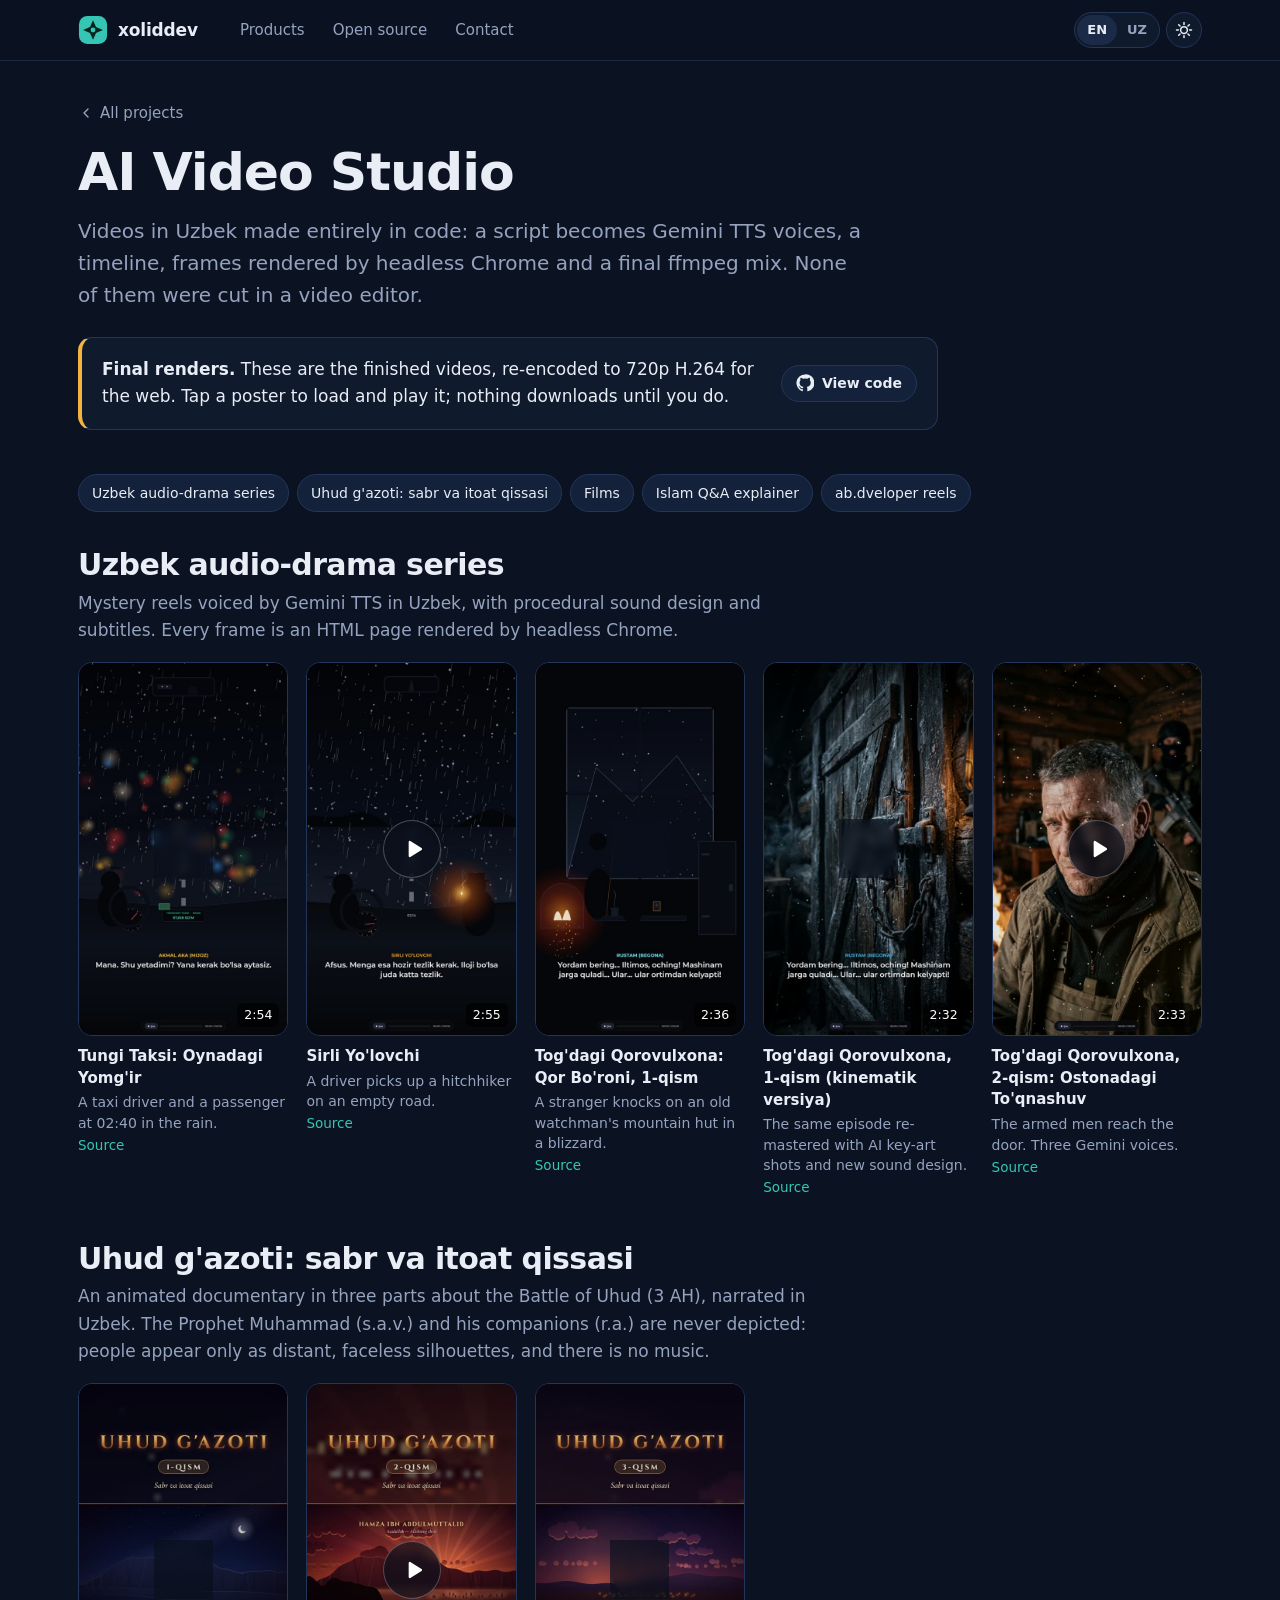
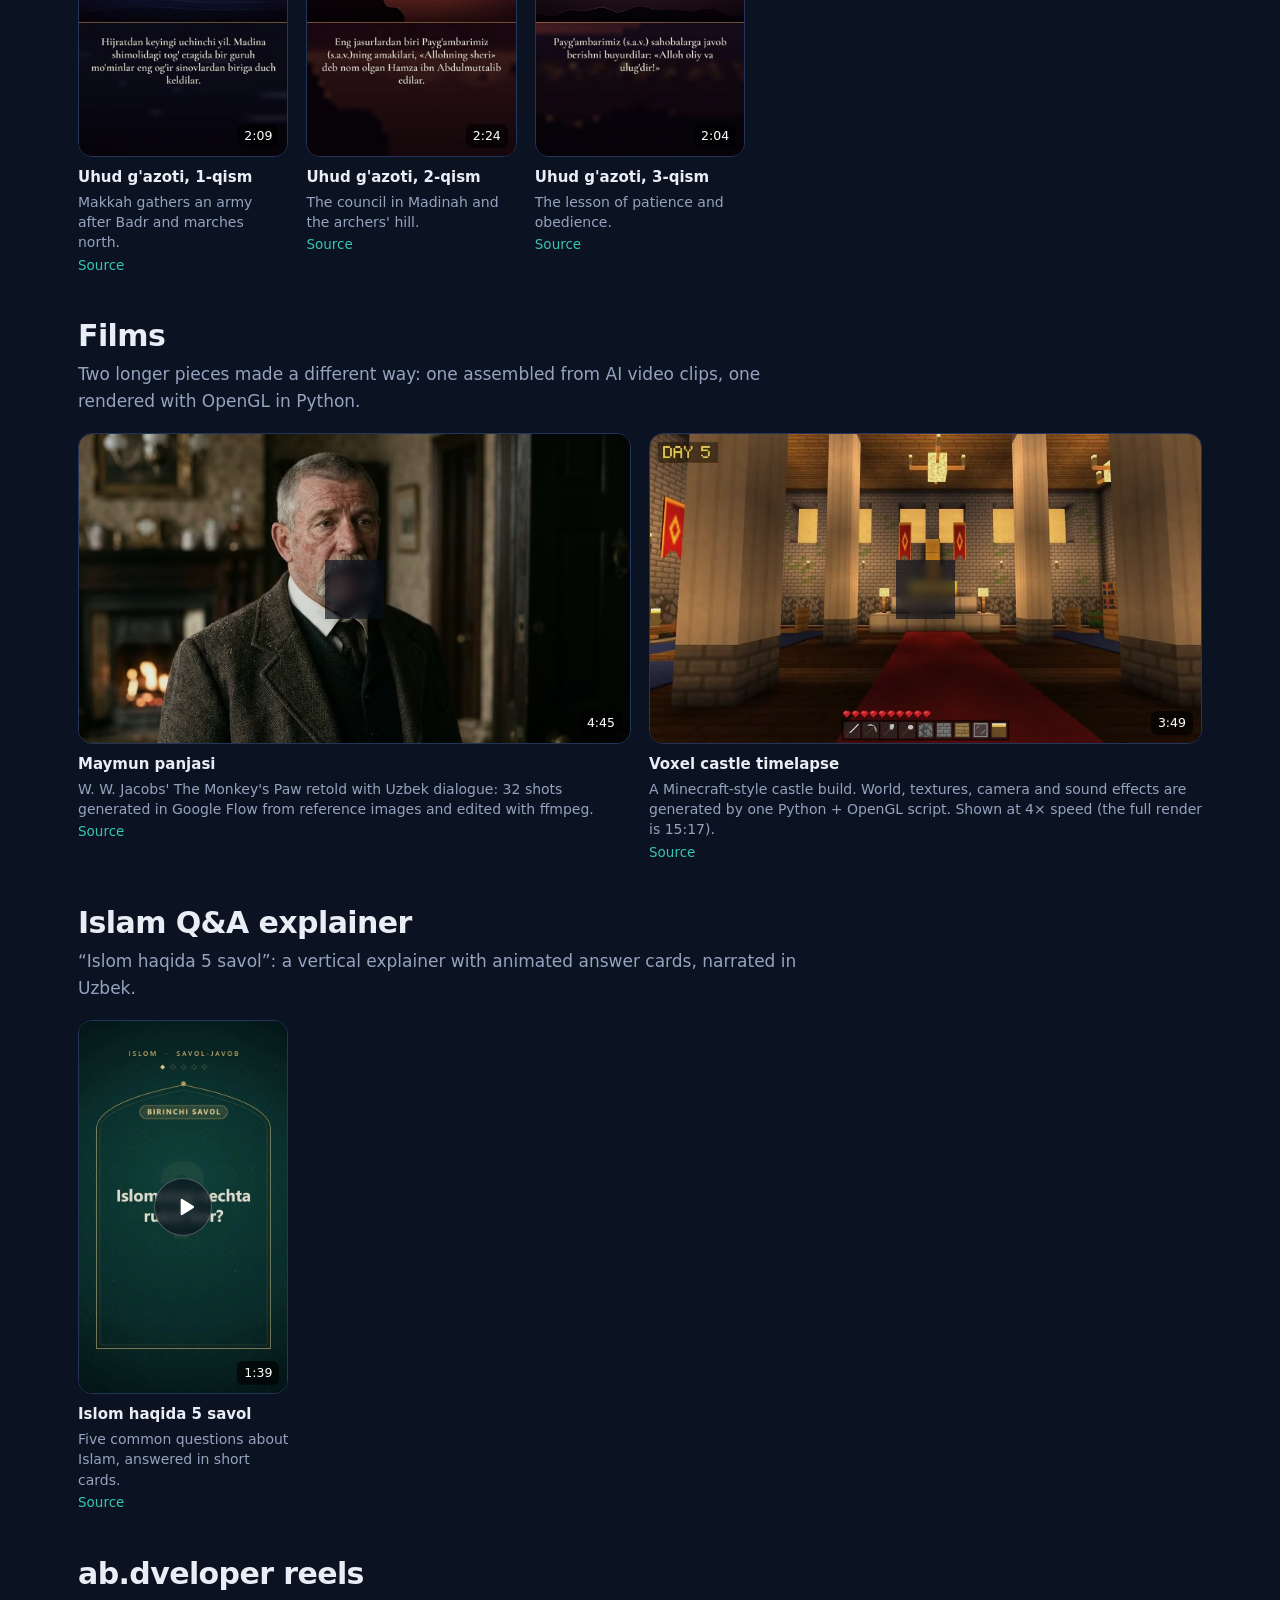
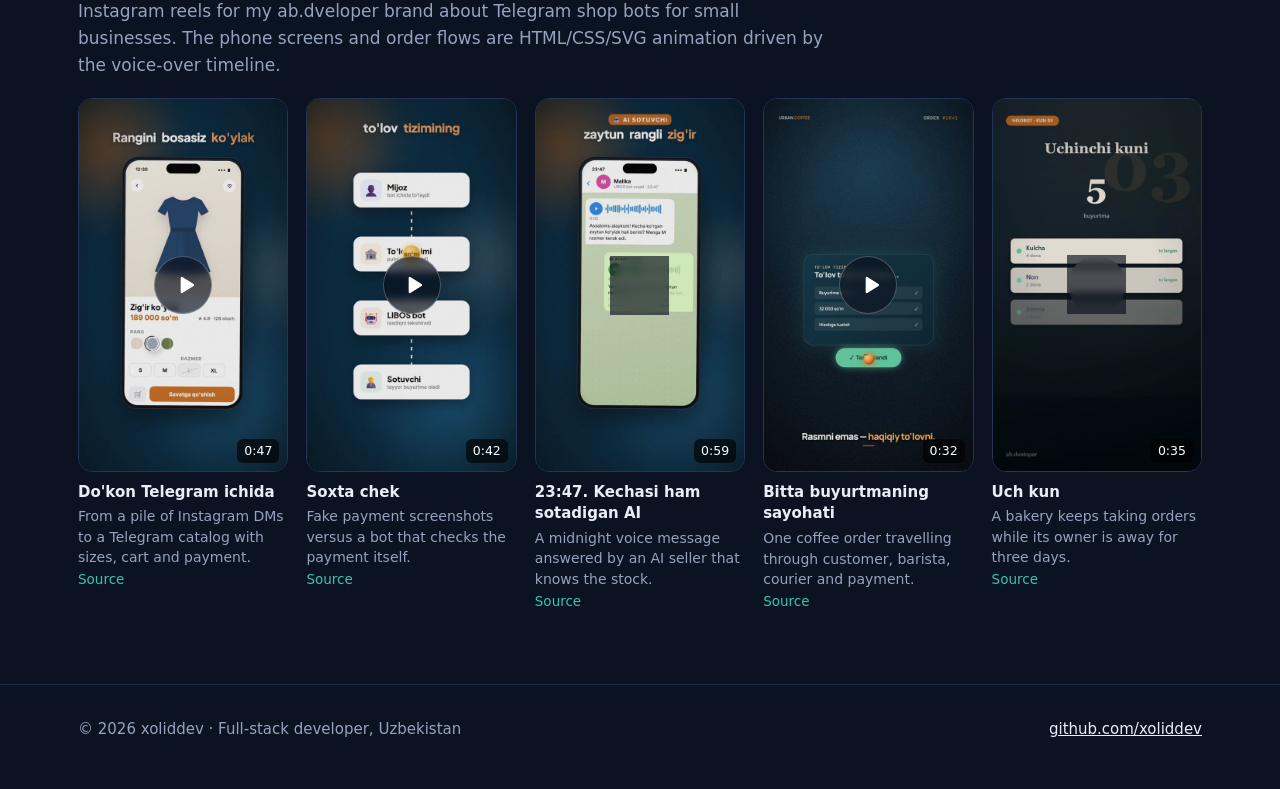
<file: demos/ai-video-studio/index.html>
<!doctype html>
<html lang="en" data-lang="en" data-theme="dark">
<head>
<meta charset="utf-8">
<meta http-equiv="Content-Security-Policy" content="default-src 'self'; script-src 'self' 'sha256-1BjWEBbqdWYwFbc3ZFnvUBSpL6ZNXX2LKuw4dYl3n48=' 'sha256-4M/EFqsiU55enq8I9HXq842js7K2EIVA/Nafj4+C14o='; style-src 'self' 'unsafe-inline' https://fonts.googleapis.com; font-src 'self' https://fonts.gstatic.com; img-src 'self' data:; media-src 'self'; connect-src 'self'; object-src 'none'; frame-src 'none'; base-uri 'self'; form-action 'self'">
<meta name="viewport" content="width=device-width, initial-scale=1">
<title>AI Video Studio: Uzbek AI videos | xoliddev</title>
<meta name="x-title-en" content="AI Video Studio: Uzbek AI videos | xoliddev">
<meta name="x-title-uz" content="AI Video Studio: o'zbekcha AI videolar | xoliddev">
<meta name="description" content="Uzbek videos made with AI and code, from script to MP4: audio-drama reels, an animated history film, a Google Flow short film, a voxel timelapse and brand reels.">
<meta name="theme-color" content="#0b1322">
<link rel="canonical" href="https://xoliddev.github.io/demos/ai-video-studio/">
<meta property="og:type" content="website">
<meta property="og:site_name" content="xoliddev">
<meta property="og:title" content="AI Video Studio: Uzbek AI videos">
<meta property="og:description" content="Uzbek videos made with AI and code, from script to MP4: audio-drama reels, an animated history film, a Google Flow short film, a voxel timelapse and brand reels.">
<meta property="og:url" content="https://xoliddev.github.io/demos/ai-video-studio/">
<meta property="og:image" content="https://xoliddev.github.io/assets/img/og.png">
<meta name="twitter:card" content="summary_large_image">
<meta name="twitter:title" content="AI Video Studio: Uzbek AI videos">
<meta name="twitter:description" content="Uzbek videos made with AI and code, from script to MP4: audio-drama reels, an animated history film, a Google Flow short film, a voxel timelapse and brand reels.">
<meta name="twitter:image" content="https://xoliddev.github.io/assets/img/og.png">
<link rel="icon" href="../../favicon.svg" type="image/svg+xml">
<link rel="preconnect" href="https://fonts.googleapis.com">
<link rel="preconnect" href="https://fonts.gstatic.com" crossorigin>
<link rel="stylesheet" href="https://fonts.googleapis.com/css2?family=Onest:wght@400;500;600;700&family=Unbounded:wght@500;600;700&family=JetBrains+Mono:wght@400;500&display=swap">
<link rel="stylesheet" href="../../assets/css/site.css">
<script>(function(){var d=document.documentElement,g=function(k){try{return localStorage.getItem(k)}catch(e){return null}};d.dataset.lang=g('lang')||((navigator.language||'').toLowerCase().indexOf('uz')===0?'uz':'en');d.dataset.theme=g('theme')||'dark';})();</script>
<style>
.vgroup{padding-top:36px;padding-bottom:8px}.vgroup:last-of-type{padding-bottom:72px}
.vhead{max-width:760px;margin-bottom:18px}.vhead h2{font-size:clamp(22px,3vw,30px);margin-bottom:8px}.vhead p{margin:0}
.vgrid{display:grid;gap:18px}
.vgrid.v{grid-template-columns:repeat(2,minmax(0,1fr))}
@media(min-width:760px){.vgrid.v{grid-template-columns:repeat(3,minmax(0,1fr))}}
@media(min-width:1080px){.vgrid.v{grid-template-columns:repeat(5,minmax(0,1fr))}}
@media(min-width:900px){.vgrid.h{grid-template-columns:repeat(2,minmax(0,1fr))}}
.vid{margin:0;display:grid;gap:10px;align-content:start}
.vid-poster,.vid video{position:relative;display:block;width:100%;padding:0;border:1px solid var(--line);border-radius:14px;overflow:hidden;background:#000;cursor:pointer}
.vid.v .vid-poster,.vid.v video{aspect-ratio:9/16}.vid.h .vid-poster,.vid.h video{aspect-ratio:16/9}
.vid-poster img{width:100%;height:100%;object-fit:cover;transition:transform .4s,opacity .3s;opacity:.92}
.vid-poster:hover img{transform:scale(1.03);opacity:1}
.vid-play{position:absolute;left:50%;top:50%;width:58px;height:58px;margin:-29px 0 0 -29px;border-radius:50%;background:rgba(10,16,28,.66);display:grid;place-items:center;color:#fff;backdrop-filter:blur(4px);border:1px solid rgba(255,255,255,.25)}
.vid-play svg{width:26px;height:26px;margin-left:3px}
.vid-dur{position:absolute;right:8px;bottom:8px;background:rgba(0,0,0,.65);color:#fff;font-size:12.5px;padding:2px 7px;border-radius:6px;font-variant-numeric:tabular-nums}
.vid video{object-fit:contain;cursor:auto}
.vid figcaption{display:grid;gap:3px;font-size:14px;line-height:1.45}.vid figcaption b{font-size:15px;color:var(--text)}
.vid figcaption a{color:var(--accent);font-size:13.5px;text-decoration:none;width:max-content}.vid figcaption a:hover{text-decoration:underline}
.jump{display:flex;flex-wrap:wrap;gap:8px;margin-top:20px}
</style>
</head>
<body data-root="../../">
<header class="site-head"></header>
<main id="main">
  <section class="wrap demo-hero">
    <a class="crumb" href="../../#open-source"><svg viewBox="0 0 24 24" fill="none" stroke="currentColor" stroke-width="2" stroke-linecap="round" stroke-linejoin="round"><path d="M15 18l-6-6 6-6"/></svg><span class="l-en">All projects</span><span class="l-uz">Barcha loyihalar</span></a>
    <h1>AI Video Studio</h1>
    <p class="lede l-en">Videos in Uzbek made entirely in code: a script becomes Gemini TTS voices, a timeline, frames rendered by headless Chrome and a final ffmpeg mix. None of them were cut in a video editor.</p>
    <p class="lede l-uz">To'liq kod orqali yaratilgan o'zbekcha videolar: ssenariy Gemini TTS ovozlariga, vaqt chizig'iga, headless Chrome chizgan kadrlarga va yakuniy ffmpeg miksiga aylanadi. Hech biri video muharrirda yig'ilmagan.</p>
    <div class="demo-notice">
      <p class="l-en"><b>Final renders.</b> These are the finished videos, re-encoded to 720p H.264 for the web. Tap a poster to load and play it; nothing downloads until you do.</p>
      <p class="l-uz"><b>Yakuniy renderlar.</b> Bular tayyor videolar, veb uchun 720p H.264 ga qayta kodlangan. Yuklab ijro etish uchun posterni bosing, bosmaguningizcha hech narsa yuklanmaydi.</p>
      <div class="btn-row"><a class="btn btn-small" href="https://github.com/xoliddev/ai-video-studio" target="_blank" rel="noopener"><svg viewBox="0 0 24 24" fill="currentColor" aria-hidden="true"><path d="M12 .5a11.5 11.5 0 0 0-3.6 22.4c.6.1.8-.3.8-.6v-2c-3.2.7-3.9-1.5-3.9-1.5-.5-1.3-1.3-1.7-1.3-1.7-1-.7.1-.7.1-.7 1.2.1 1.8 1.2 1.8 1.2 1 1.8 2.8 1.3 3.5 1 .1-.8.4-1.3.7-1.6-2.6-.3-5.3-1.3-5.3-5.7 0-1.3.5-2.3 1.2-3.1-.1-.3-.5-1.5.1-3.1 0 0 1-.3 3.2 1.2a11 11 0 0 1 5.8 0c2.2-1.5 3.2-1.2 3.2-1.2.6 1.6.2 2.8.1 3.1.8.8 1.2 1.9 1.2 3.1 0 4.4-2.7 5.4-5.3 5.7.4.4.8 1.1.8 2.2v3.3c0 .3.2.7.8.6A11.5 11.5 0 0 0 12 .5z"/></svg><span class="l-en">View code</span><span class="l-uz">Kodni ko'rish</span></a></div>
    </div>
  </section>
  <section class="wrap"><nav class="jump" aria-label="Sections"><a class="chip" href="#series"><span class="l-en">Uzbek audio-drama series</span><span class="l-uz">O'zbekcha audio-serial</span></a><a class="chip" href="#uhud"><span class="l-en">Uhud g'azoti: sabr va itoat qissasi</span><span class="l-uz">Uhud g'azoti: sabr va itoat qissasi</span></a><a class="chip" href="#films"><span class="l-en">Films</span><span class="l-uz">Filmlar</span></a><a class="chip" href="#qa"><span class="l-en">Islam Q&A explainer</span><span class="l-uz">Islom haqida savol-javob</span></a><a class="chip" href="#reels"><span class="l-en">ab.dveloper reels</span><span class="l-uz">ab.dveloper reels</span></a></nav></section>
  <section class="wrap vgroup" id="series">
    <div class="vhead"><h2><span class="l-en">Uzbek audio-drama series</span><span class="l-uz">O'zbekcha audio-serial</span></h2><p class="muted"><span class="l-en">Mystery reels voiced by Gemini TTS in Uzbek, with procedural sound design and subtitles. Every frame is an HTML page rendered by headless Chrome.</span><span class="l-uz">Gemini TTS bilan o'zbekcha ovozlangan sirli reels, protsedural ovoz dizayni va subtitrlar bilan. Har bir kadr headless Chrome chizgan HTML sahifa.</span></p></div>
    <div class="vgrid v">
        <figure class="vid v">
          <button type="button" class="vid-poster" data-src="media/tungi-taksi.mp4" data-poster="media/tungi-taksi.jpg" aria-label="Play Tungi Taksi: Oynadagi Yomg&#x27;ir">
            <img src="media/tungi-taksi.jpg" alt="" loading="lazy" width="540" height="960">
            <span class="vid-play"><svg viewBox="0 0 24 24" fill="currentColor" aria-hidden="true"><path d="M8 5.5v13a1 1 0 0 0 1.5.86l10.4-6.5a1 1 0 0 0 0-1.72L9.5 4.64A1 1 0 0 0 8 5.5z"/></svg></span><span class="vid-dur">2:54</span>
          </button>
          <figcaption><b lang="uz">Tungi Taksi: Oynadagi Yomg&#x27;ir</b><span class="muted"><span class="l-en">A taxi driver and a passenger at 02:40 in the rain.</span><span class="l-uz">Yomg'irli tunda soat 02:40 da taksichi va yo'lovchi.</span></span><a href="https://github.com/xoliddev/ai-video-studio/tree/main/uzbek-audio-series" target="_blank" rel="noopener"><span class="l-en">Source</span><span class="l-uz">Manba kodi</span></a></figcaption>
        </figure>
        <figure class="vid v">
          <button type="button" class="vid-poster" data-src="media/sirli-yolovchi.mp4" data-poster="media/sirli-yolovchi.jpg" aria-label="Play Sirli Yo&#x27;lovchi">
            <img src="media/sirli-yolovchi.jpg" alt="" loading="lazy" width="540" height="960">
            <span class="vid-play"><svg viewBox="0 0 24 24" fill="currentColor" aria-hidden="true"><path d="M8 5.5v13a1 1 0 0 0 1.5.86l10.4-6.5a1 1 0 0 0 0-1.72L9.5 4.64A1 1 0 0 0 8 5.5z"/></svg></span><span class="vid-dur">2:55</span>
          </button>
          <figcaption><b lang="uz">Sirli Yo&#x27;lovchi</b><span class="muted"><span class="l-en">A driver picks up a hitchhiker on an empty road.</span><span class="l-uz">Haydovchi bo'm-bo'sh yo'lda yo'lovchini oladi.</span></span><a href="https://github.com/xoliddev/ai-video-studio/tree/main/uzbek-audio-series" target="_blank" rel="noopener"><span class="l-en">Source</span><span class="l-uz">Manba kodi</span></a></figcaption>
        </figure>
        <figure class="vid v">
          <button type="button" class="vid-poster" data-src="media/qorovulxona-ep1.mp4" data-poster="media/qorovulxona-ep1.jpg" aria-label="Play Tog&#x27;dagi Qorovulxona: Qor Bo&#x27;roni, 1-qism">
            <img src="media/qorovulxona-ep1.jpg" alt="" loading="lazy" width="540" height="960">
            <span class="vid-play"><svg viewBox="0 0 24 24" fill="currentColor" aria-hidden="true"><path d="M8 5.5v13a1 1 0 0 0 1.5.86l10.4-6.5a1 1 0 0 0 0-1.72L9.5 4.64A1 1 0 0 0 8 5.5z"/></svg></span><span class="vid-dur">2:36</span>
          </button>
          <figcaption><b lang="uz">Tog&#x27;dagi Qorovulxona: Qor Bo&#x27;roni, 1-qism</b><span class="muted"><span class="l-en">A stranger knocks on an old watchman's mountain hut in a blizzard.</span><span class="l-uz">Bo'ronda keksa qorovulning tog'dagi kulbasini begona odam taqillatadi.</span></span><a href="https://github.com/xoliddev/ai-video-studio/tree/main/uzbek-audio-series" target="_blank" rel="noopener"><span class="l-en">Source</span><span class="l-uz">Manba kodi</span></a></figcaption>
        </figure>
        <figure class="vid v">
          <button type="button" class="vid-poster" data-src="media/qorovulxona-ep1-remaster.mp4" data-poster="media/qorovulxona-ep1-remaster.jpg" aria-label="Play Tog&#x27;dagi Qorovulxona, 1-qism (kinematik versiya)">
            <img src="media/qorovulxona-ep1-remaster.jpg" alt="" loading="lazy" width="540" height="960">
            <span class="vid-play"><svg viewBox="0 0 24 24" fill="currentColor" aria-hidden="true"><path d="M8 5.5v13a1 1 0 0 0 1.5.86l10.4-6.5a1 1 0 0 0 0-1.72L9.5 4.64A1 1 0 0 0 8 5.5z"/></svg></span><span class="vid-dur">2:32</span>
          </button>
          <figcaption><b lang="uz">Tog&#x27;dagi Qorovulxona, 1-qism (kinematik versiya)</b><span class="muted"><span class="l-en">The same episode re-mastered with AI key-art shots and new sound design.</span><span class="l-uz">Xuddi shu qism AI kadrlar va yangi ovoz dizayni bilan qayta ishlangan.</span></span><a href="https://github.com/xoliddev/ai-video-studio/tree/main/uzbek-audio-series" target="_blank" rel="noopener"><span class="l-en">Source</span><span class="l-uz">Manba kodi</span></a></figcaption>
        </figure>
        <figure class="vid v">
          <button type="button" class="vid-poster" data-src="media/qorovulxona-ep2.mp4" data-poster="media/qorovulxona-ep2.jpg" aria-label="Play Tog&#x27;dagi Qorovulxona, 2-qism: Ostonadagi To&#x27;qnashuv">
            <img src="media/qorovulxona-ep2.jpg" alt="" loading="lazy" width="540" height="960">
            <span class="vid-play"><svg viewBox="0 0 24 24" fill="currentColor" aria-hidden="true"><path d="M8 5.5v13a1 1 0 0 0 1.5.86l10.4-6.5a1 1 0 0 0 0-1.72L9.5 4.64A1 1 0 0 0 8 5.5z"/></svg></span><span class="vid-dur">2:33</span>
          </button>
          <figcaption><b lang="uz">Tog&#x27;dagi Qorovulxona, 2-qism: Ostonadagi To&#x27;qnashuv</b><span class="muted"><span class="l-en">The armed men reach the door. Three Gemini voices.</span><span class="l-uz">Qurollangan odamlar eshikka yetib keladi. Uchta Gemini ovozi.</span></span><a href="https://github.com/xoliddev/ai-video-studio/tree/main/uzbek-audio-series" target="_blank" rel="noopener"><span class="l-en">Source</span><span class="l-uz">Manba kodi</span></a></figcaption>
        </figure>
    </div>
  </section>
  <section class="wrap vgroup" id="uhud">
    <div class="vhead"><h2><span class="l-en">Uhud g'azoti: sabr va itoat qissasi</span><span class="l-uz">Uhud g'azoti: sabr va itoat qissasi</span></h2><p class="muted"><span class="l-en">An animated documentary in three parts about the Battle of Uhud (3 AH), narrated in Uzbek. The Prophet Muhammad (s.a.v.) and his companions (r.a.) are never depicted: people appear only as distant, faceless silhouettes, and there is no music.</span><span class="l-uz">Hijriy 3-yildagi Uhud g'azoti haqida uch qismli animatsion hujjatli film, o'zbek tilida. Payg'ambarimiz Muhammad (s.a.v.) va sahobalar (r.a.) tasvirlanmaydi: odamlar faqat uzoqdagi yuzsiz siluet sifatida ko'rinadi, musiqa ishlatilmagan.</span></p></div>
    <div class="vgrid v">
        <figure class="vid v">
          <button type="button" class="vid-poster" data-src="media/uhud-1.mp4" data-poster="media/uhud-1.jpg" aria-label="Play Uhud g&#x27;azoti, 1-qism">
            <img src="media/uhud-1.jpg" alt="" loading="lazy" width="540" height="960">
            <span class="vid-play"><svg viewBox="0 0 24 24" fill="currentColor" aria-hidden="true"><path d="M8 5.5v13a1 1 0 0 0 1.5.86l10.4-6.5a1 1 0 0 0 0-1.72L9.5 4.64A1 1 0 0 0 8 5.5z"/></svg></span><span class="vid-dur">2:09</span>
          </button>
          <figcaption><b lang="uz">Uhud g&#x27;azoti, 1-qism</b><span class="muted"><span class="l-en">Makkah gathers an army after Badr and marches north.</span><span class="l-uz">Badrdan so'ng Makka qo'shin to'plab, shimolga yo'l oladi.</span></span><a href="https://github.com/xoliddev/ai-video-studio/tree/main/uhud-animated-film" target="_blank" rel="noopener"><span class="l-en">Source</span><span class="l-uz">Manba kodi</span></a></figcaption>
        </figure>
        <figure class="vid v">
          <button type="button" class="vid-poster" data-src="media/uhud-2.mp4" data-poster="media/uhud-2.jpg" aria-label="Play Uhud g&#x27;azoti, 2-qism">
            <img src="media/uhud-2.jpg" alt="" loading="lazy" width="540" height="960">
            <span class="vid-play"><svg viewBox="0 0 24 24" fill="currentColor" aria-hidden="true"><path d="M8 5.5v13a1 1 0 0 0 1.5.86l10.4-6.5a1 1 0 0 0 0-1.72L9.5 4.64A1 1 0 0 0 8 5.5z"/></svg></span><span class="vid-dur">2:24</span>
          </button>
          <figcaption><b lang="uz">Uhud g&#x27;azoti, 2-qism</b><span class="muted"><span class="l-en">The council in Madinah and the archers' hill.</span><span class="l-uz">Madinadagi maslahat va kamonchilar tepaligi.</span></span><a href="https://github.com/xoliddev/ai-video-studio/tree/main/uhud-animated-film" target="_blank" rel="noopener"><span class="l-en">Source</span><span class="l-uz">Manba kodi</span></a></figcaption>
        </figure>
        <figure class="vid v">
          <button type="button" class="vid-poster" data-src="media/uhud-3.mp4" data-poster="media/uhud-3.jpg" aria-label="Play Uhud g&#x27;azoti, 3-qism">
            <img src="media/uhud-3.jpg" alt="" loading="lazy" width="540" height="960">
            <span class="vid-play"><svg viewBox="0 0 24 24" fill="currentColor" aria-hidden="true"><path d="M8 5.5v13a1 1 0 0 0 1.5.86l10.4-6.5a1 1 0 0 0 0-1.72L9.5 4.64A1 1 0 0 0 8 5.5z"/></svg></span><span class="vid-dur">2:04</span>
          </button>
          <figcaption><b lang="uz">Uhud g&#x27;azoti, 3-qism</b><span class="muted"><span class="l-en">The lesson of patience and obedience.</span><span class="l-uz">Sabr va itoat saboqi.</span></span><a href="https://github.com/xoliddev/ai-video-studio/tree/main/uhud-animated-film" target="_blank" rel="noopener"><span class="l-en">Source</span><span class="l-uz">Manba kodi</span></a></figcaption>
        </figure>
    </div>
  </section>
  <section class="wrap vgroup" id="films">
    <div class="vhead"><h2><span class="l-en">Films</span><span class="l-uz">Filmlar</span></h2><p class="muted"><span class="l-en">Two longer pieces made a different way: one assembled from AI video clips, one rendered with OpenGL in Python.</span><span class="l-uz">Boshqacha usulda yaratilgan ikkita uzunroq ish: biri AI video kliplardan yig'ilgan, biri Python'da OpenGL bilan chizilgan.</span></p></div>
    <div class="vgrid h">
        <figure class="vid h">
          <button type="button" class="vid-poster" data-src="media/maymun-panjasi.mp4" data-poster="media/maymun-panjasi.jpg" aria-label="Play Maymun panjasi">
            <img src="media/maymun-panjasi.jpg" alt="" loading="lazy" width="960" height="540">
            <span class="vid-play"><svg viewBox="0 0 24 24" fill="currentColor" aria-hidden="true"><path d="M8 5.5v13a1 1 0 0 0 1.5.86l10.4-6.5a1 1 0 0 0 0-1.72L9.5 4.64A1 1 0 0 0 8 5.5z"/></svg></span><span class="vid-dur">4:45</span>
          </button>
          <figcaption><b lang="uz">Maymun panjasi</b><span class="muted"><span class="l-en">W. W. Jacobs' The Monkey's Paw retold with Uzbek dialogue: 32 shots generated in Google Flow from reference images and edited with ffmpeg.</span><span class="l-uz">V. V. Jeykobsning “Maymun panjasi” hikoyasi o'zbekcha dialog bilan: Google Flow'da referens rasmlardan yaratilgan 32 kadr, ffmpeg bilan yig'ilgan.</span></span><a href="https://github.com/xoliddev/ai-video-studio/tree/main/monkeys-paw-flow-film" target="_blank" rel="noopener"><span class="l-en">Source</span><span class="l-uz">Manba kodi</span></a></figcaption>
        </figure>
        <figure class="vid h">
          <button type="button" class="vid-poster" data-src="media/voxel-castle.mp4" data-poster="media/voxel-castle.jpg" aria-label="Play Voxel castle timelapse">
            <img src="media/voxel-castle.jpg" alt="" loading="lazy" width="960" height="540">
            <span class="vid-play"><svg viewBox="0 0 24 24" fill="currentColor" aria-hidden="true"><path d="M8 5.5v13a1 1 0 0 0 1.5.86l10.4-6.5a1 1 0 0 0 0-1.72L9.5 4.64A1 1 0 0 0 8 5.5z"/></svg></span><span class="vid-dur">3:49</span>
          </button>
          <figcaption><b lang="uz">Voxel castle timelapse</b><span class="muted"><span class="l-en">A Minecraft-style castle build. World, textures, camera and sound effects are generated by one Python + OpenGL script. Shown at 4× speed (the full render is 15:17).</span><span class="l-uz">Minecraft uslubidagi qal'a qurilishi. Dunyo, teksturalar, kamera va ovoz effektlari bitta Python + OpenGL skriptida yaratilgan. 4× tezlikda (to'liq render 15:17).</span></span><a href="https://github.com/xoliddev/ai-video-studio/tree/main/voxel-castle-timelapse" target="_blank" rel="noopener"><span class="l-en">Source</span><span class="l-uz">Manba kodi</span></a></figcaption>
        </figure>
    </div>
  </section>
  <section class="wrap vgroup" id="qa">
    <div class="vhead"><h2><span class="l-en">Islam Q&A explainer</span><span class="l-uz">Islom haqida savol-javob</span></h2><p class="muted"><span class="l-en">“Islom haqida 5 savol”: a vertical explainer with animated answer cards, narrated in Uzbek.</span><span class="l-uz">“Islom haqida 5 savol”: animatsion javob kartalari bilan vertikal tushuntirish videosi, o'zbek tilida.</span></p></div>
    <div class="vgrid v">
        <figure class="vid v">
          <button type="button" class="vid-poster" data-src="media/islom-savol-javob.mp4" data-poster="media/islom-savol-javob.jpg" aria-label="Play Islom haqida 5 savol">
            <img src="media/islom-savol-javob.jpg" alt="" loading="lazy" width="540" height="960">
            <span class="vid-play"><svg viewBox="0 0 24 24" fill="currentColor" aria-hidden="true"><path d="M8 5.5v13a1 1 0 0 0 1.5.86l10.4-6.5a1 1 0 0 0 0-1.72L9.5 4.64A1 1 0 0 0 8 5.5z"/></svg></span><span class="vid-dur">1:39</span>
          </button>
          <figcaption><b lang="uz">Islom haqida 5 savol</b><span class="muted"><span class="l-en">Five common questions about Islam, answered in short cards.</span><span class="l-uz">Islom haqidagi beshta keng tarqalgan savolga qisqa javoblar.</span></span><a href="https://github.com/xoliddev/ai-video-studio/tree/main/islam-qa-video" target="_blank" rel="noopener"><span class="l-en">Source</span><span class="l-uz">Manba kodi</span></a></figcaption>
        </figure>
    </div>
  </section>
  <section class="wrap vgroup" id="reels">
    <div class="vhead"><h2><span class="l-en">ab.dveloper reels</span><span class="l-uz">ab.dveloper reels</span></h2><p class="muted"><span class="l-en">Instagram reels for my ab.dveloper brand about Telegram shop bots for small businesses. The phone screens and order flows are HTML/CSS/SVG animation driven by the voice-over timeline.</span><span class="l-uz">ab.dveloper brendim uchun kichik biznesga Telegram do'kon botlari haqidagi Instagram reels. Telefon ekranlari va buyurtma oqimlari ovoz vaqt chizig'iga bog'langan HTML/CSS/SVG animatsiya.</span></p></div>
    <div class="vgrid v">
        <figure class="vid v">
          <button type="button" class="vid-poster" data-src="media/libos.mp4" data-poster="media/libos.jpg" aria-label="Play Do&#x27;kon Telegram ichida">
            <img src="media/libos.jpg" alt="" loading="lazy" width="540" height="960">
            <span class="vid-play"><svg viewBox="0 0 24 24" fill="currentColor" aria-hidden="true"><path d="M8 5.5v13a1 1 0 0 0 1.5.86l10.4-6.5a1 1 0 0 0 0-1.72L9.5 4.64A1 1 0 0 0 8 5.5z"/></svg></span><span class="vid-dur">0:47</span>
          </button>
          <figcaption><b lang="uz">Do&#x27;kon Telegram ichida</b><span class="muted"><span class="l-en">From a pile of Instagram DMs to a Telegram catalog with sizes, cart and payment.</span><span class="l-uz">Instagram'dagi savollar uyumidan o'lcham, savat va to'lovli Telegram katalogigacha.</span></span><a href="https://github.com/xoliddev/ai-video-studio/tree/main/ab-dveloper-reels" target="_blank" rel="noopener"><span class="l-en">Source</span><span class="l-uz">Manba kodi</span></a></figcaption>
        </figure>
        <figure class="vid v">
          <button type="button" class="vid-poster" data-src="media/soxta-chek.mp4" data-poster="media/soxta-chek.jpg" aria-label="Play Soxta chek">
            <img src="media/soxta-chek.jpg" alt="" loading="lazy" width="540" height="960">
            <span class="vid-play"><svg viewBox="0 0 24 24" fill="currentColor" aria-hidden="true"><path d="M8 5.5v13a1 1 0 0 0 1.5.86l10.4-6.5a1 1 0 0 0 0-1.72L9.5 4.64A1 1 0 0 0 8 5.5z"/></svg></span><span class="vid-dur">0:42</span>
          </button>
          <figcaption><b lang="uz">Soxta chek</b><span class="muted"><span class="l-en">Fake payment screenshots versus a bot that checks the payment itself.</span><span class="l-uz">Soxta to'lov skrinshotlari va to'lovni o'zi tekshiradigan bot.</span></span><a href="https://github.com/xoliddev/ai-video-studio/tree/main/ab-dveloper-reels" target="_blank" rel="noopener"><span class="l-en">Source</span><span class="l-uz">Manba kodi</span></a></figcaption>
        </figure>
        <figure class="vid v">
          <button type="button" class="vid-poster" data-src="media/ai-sotuvchi.mp4" data-poster="media/ai-sotuvchi.jpg" aria-label="Play 23:47. Kechasi ham sotadigan AI">
            <img src="media/ai-sotuvchi.jpg" alt="" loading="lazy" width="540" height="960">
            <span class="vid-play"><svg viewBox="0 0 24 24" fill="currentColor" aria-hidden="true"><path d="M8 5.5v13a1 1 0 0 0 1.5.86l10.4-6.5a1 1 0 0 0 0-1.72L9.5 4.64A1 1 0 0 0 8 5.5z"/></svg></span><span class="vid-dur">0:59</span>
          </button>
          <figcaption><b lang="uz">23:47. Kechasi ham sotadigan AI</b><span class="muted"><span class="l-en">A midnight voice message answered by an AI seller that knows the stock.</span><span class="l-uz">Yarim tundagi ovozli xabarga omborni biladigan AI sotuvchi javob beradi.</span></span><a href="https://github.com/xoliddev/ai-video-studio/tree/main/ab-dveloper-reels" target="_blank" rel="noopener"><span class="l-en">Source</span><span class="l-uz">Manba kodi</span></a></figcaption>
        </figure>
        <figure class="vid v">
          <button type="button" class="vid-poster" data-src="media/buyurtma-sayohati.mp4" data-poster="media/buyurtma-sayohati.jpg" aria-label="Play Bitta buyurtmaning sayohati">
            <img src="media/buyurtma-sayohati.jpg" alt="" loading="lazy" width="540" height="960">
            <span class="vid-play"><svg viewBox="0 0 24 24" fill="currentColor" aria-hidden="true"><path d="M8 5.5v13a1 1 0 0 0 1.5.86l10.4-6.5a1 1 0 0 0 0-1.72L9.5 4.64A1 1 0 0 0 8 5.5z"/></svg></span><span class="vid-dur">0:32</span>
          </button>
          <figcaption><b lang="uz">Bitta buyurtmaning sayohati</b><span class="muted"><span class="l-en">One coffee order travelling through customer, barista, courier and payment.</span><span class="l-uz">Bitta qahva buyurtmasi mijoz, barista, kuryer va to'lov bo'ylab sayohati.</span></span><a href="https://github.com/xoliddev/ai-video-studio/tree/main/ab-dveloper-reels" target="_blank" rel="noopener"><span class="l-en">Source</span><span class="l-uz">Manba kodi</span></a></figcaption>
        </figure>
        <figure class="vid v">
          <button type="button" class="vid-poster" data-src="media/uch-kun.mp4" data-poster="media/uch-kun.jpg" aria-label="Play Uch kun">
            <img src="media/uch-kun.jpg" alt="" loading="lazy" width="540" height="960">
            <span class="vid-play"><svg viewBox="0 0 24 24" fill="currentColor" aria-hidden="true"><path d="M8 5.5v13a1 1 0 0 0 1.5.86l10.4-6.5a1 1 0 0 0 0-1.72L9.5 4.64A1 1 0 0 0 8 5.5z"/></svg></span><span class="vid-dur">0:35</span>
          </button>
          <figcaption><b lang="uz">Uch kun</b><span class="muted"><span class="l-en">A bakery keeps taking orders while its owner is away for three days.</span><span class="l-uz">Egasi uch kun yo'qligida ham novvoyxona buyurtma olishda davom etadi.</span></span><a href="https://github.com/xoliddev/ai-video-studio/tree/main/ab-dveloper-reels" target="_blank" rel="noopener"><span class="l-en">Source</span><span class="l-uz">Manba kodi</span></a></figcaption>
        </figure>
    </div>
  </section>
  <script>
  document.addEventListener("click", function (e) {
    var b = e.target.closest(".vid-poster");
    if (!b) return;
    document.querySelectorAll(".vid video").forEach(function (v) { v.pause(); });
    var v = document.createElement("video");
    v.src = b.dataset.src; v.poster = b.dataset.poster; v.controls = true; v.playsInline = true; v.preload = "auto";
    v.setAttribute("aria-label", b.getAttribute("aria-label").replace(/^Play /, ""));
    b.replaceWith(v);
    var p = v.play(); if (p && p.catch) p.catch(function () {});
  });
  document.addEventListener("play", function (e) { document.querySelectorAll(".vid video").forEach(function (v) { if (v !== e.target) v.pause(); }); }, true);
  </script>
</main>
<footer class="site-foot"></footer>
<script src="../../assets/js/site.js"></script>
</body>
</html>
</file>
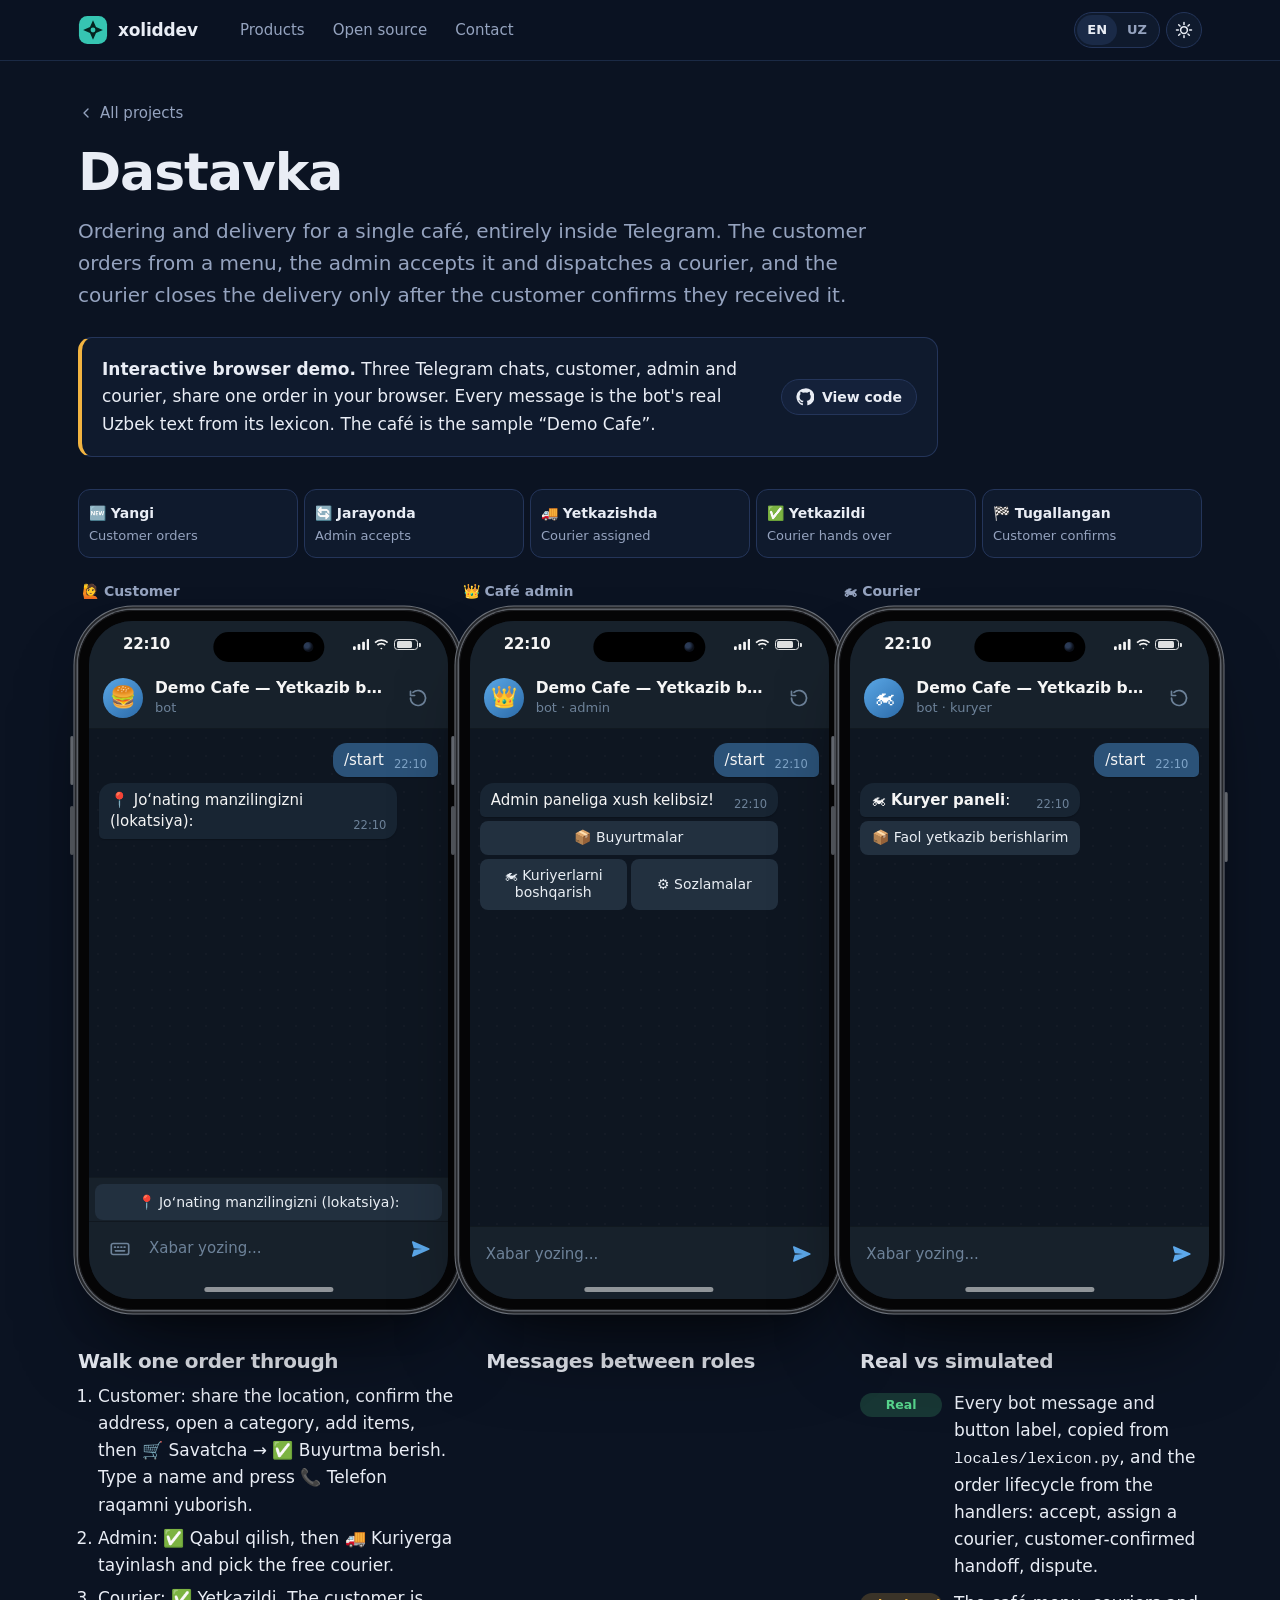
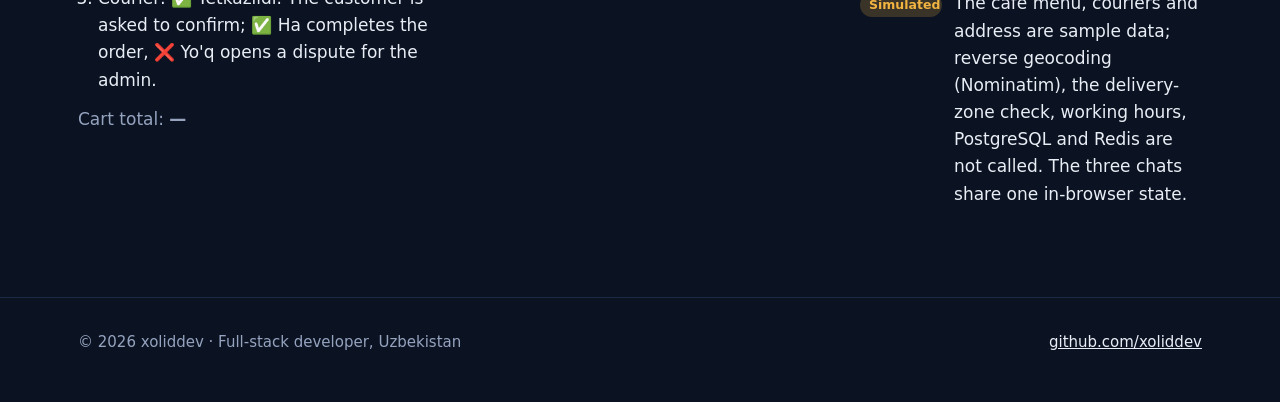
<file: demos/dastavka-bot/index.html>
<!doctype html>
<html lang="en" data-lang="en" data-theme="dark">
<head>
<meta charset="utf-8">
<meta http-equiv="Content-Security-Policy" content="default-src 'self'; script-src 'self' 'sha256-1BjWEBbqdWYwFbc3ZFnvUBSpL6ZNXX2LKuw4dYl3n48='; style-src 'self' 'unsafe-inline' https://fonts.googleapis.com; font-src 'self' https://fonts.gstatic.com; img-src 'self' data:; media-src 'self'; connect-src 'self'; object-src 'none'; frame-src 'none'; base-uri 'self'; form-action 'self'">
<meta name="viewport" content="width=device-width, initial-scale=1">
<title>Dastavka: food delivery bot demo | xoliddev</title>
<meta name="x-title-en" content="Dastavka: food delivery bot demo | xoliddev">
<meta name="x-title-uz" content="Dastavka: ovqat yetkazish boti demosi | xoliddev">
<meta name="description" content="A Telegram ordering and delivery bot for a café: customer menu and cart, admin dispatch and a courier handoff the customer confirms. Interactive browser demo with all three roles.">
<meta name="theme-color" content="#0b1322">
<link rel="canonical" href="https://xoliddev.github.io/demos/dastavka-bot/">
<meta property="og:type" content="website">
<meta property="og:site_name" content="xoliddev">
<meta property="og:title" content="Dastavka: food delivery bot demo">
<meta property="og:description" content="A Telegram ordering and delivery bot for a café: customer menu and cart, admin dispatch and a courier handoff the customer confirms. Interactive browser demo with all three roles.">
<meta property="og:url" content="https://xoliddev.github.io/demos/dastavka-bot/">
<meta property="og:image" content="https://xoliddev.github.io/assets/img/og.png">
<meta name="twitter:card" content="summary_large_image">
<meta name="twitter:title" content="Dastavka: food delivery bot demo">
<meta name="twitter:description" content="A Telegram ordering and delivery bot for a café: customer menu and cart, admin dispatch and a courier handoff the customer confirms. Interactive browser demo with all three roles.">
<meta name="twitter:image" content="https://xoliddev.github.io/assets/img/og.png">
<link rel="icon" href="../../favicon.svg" type="image/svg+xml">
<link rel="preconnect" href="https://fonts.googleapis.com">
<link rel="preconnect" href="https://fonts.gstatic.com" crossorigin>
<link rel="stylesheet" href="https://fonts.googleapis.com/css2?family=Onest:wght@400;500;600;700&family=Unbounded:wght@500;600;700&family=JetBrains+Mono:wght@400;500&display=swap">
<link rel="stylesheet" href="../../assets/css/site.css">
<link rel="stylesheet" href="../../assets/css/tg.css">
<script>(function(){var d=document.documentElement,g=function(k){try{return localStorage.getItem(k)}catch(e){return null}};d.dataset.lang=g('lang')||((navigator.language||'').toLowerCase().indexOf('uz')===0?'uz':'en');d.dataset.theme=g('theme')||'dark';})();</script>
<style>
.track{list-style:none;margin:8px 0 0;padding:0;display:grid;grid-template-columns:repeat(5,minmax(0,1fr));gap:6px;counter-reset:t}
.track li{position:relative;padding:12px 10px 10px;border-radius:12px;border:1px solid var(--line);background:var(--bg-2);display:grid;gap:2px;font-size:13px;color:var(--muted);transition:background .3s,border-color .3s}
.track li b{color:var(--text);font-size:14px;white-space:nowrap;overflow:hidden;text-overflow:ellipsis}
.track li.done{border-color:color-mix(in srgb,var(--accent) 45%,var(--line))}
.track li.done b::after{content:" ✓";color:var(--accent)}
.track li.now{background:var(--accent);border-color:var(--accent);color:var(--accent-ink)}
.track li.now b{color:var(--accent-ink)}
@media(max-width:700px){.track{grid-template-columns:none;grid-auto-flow:column;grid-auto-columns:150px;overflow-x:auto;padding-bottom:4px}}
.dv-sim{padding-top:22px;padding-bottom:8px}
.dv-info{display:grid;gap:32px;padding-top:32px;padding-bottom:72px}
@media(min-width:980px){.dv-info{grid-template-columns:1.1fr 1fr 1fr}}
.dv-info h2{font-size:20px;margin:0 0 10px}
.steps{padding-left:20px;margin:0 0 12px}.steps li{margin:6px 0}
.events{list-style:none;padding:0;margin:0;display:grid;gap:6px;font-size:14px;max-height:260px;overflow:auto}
.events li{padding:8px 10px;border:1px solid var(--line-soft);border-radius:10px;background:var(--bg-2);animation:tgIn .3s ease-out}
.events span{color:var(--faint);font-variant-numeric:tabular-nums}
.tg.ping{animation:ping 1s ease-out}
@keyframes ping{0%{box-shadow:0 0 0 0 color-mix(in srgb,var(--gold) 70%,transparent)}100%{box-shadow:0 0 0 14px transparent}}
</style>
</head>
<body data-root="../../">
<header class="site-head"></header>
<main id="main">
  <section class="wrap demo-hero">
    <a class="crumb" href="../../#open-source"><svg viewBox="0 0 24 24" fill="none" stroke="currentColor" stroke-width="2" stroke-linecap="round" stroke-linejoin="round"><path d="M15 18l-6-6 6-6"/></svg><span class="l-en">All projects</span><span class="l-uz">Barcha loyihalar</span></a>
    <h1>Dastavka</h1>
    <p class="lede l-en">Ordering and delivery for a single café, entirely inside Telegram. The customer orders from a menu, the admin accepts it and dispatches a courier, and the courier closes the delivery only after the customer confirms they received it.</p>
    <p class="lede l-uz">Bitta kafe uchun buyurtma va yetkazib berish, to'liq Telegram ichida. Mijoz menyudan buyurtma beradi, admin qabul qilib kuryer tayinlaydi, kuryer esa mijoz qabul qilganini tasdiqlagandan keyingina yetkazishni yopadi.</p>
    <div class="demo-notice">
      <p class="l-en"><b>Interactive browser demo.</b> Three Telegram chats, customer, admin and courier, share one order in your browser. Every message is the bot's real Uzbek text from its lexicon. The café is the sample “Demo Cafe”.</p>
      <p class="l-uz"><b>Brauzerdagi interaktiv demo.</b> Uchta Telegram chati, mijoz, admin va kuryer, brauzeringizda bitta buyurtmani bo'lishadi. Har bir xabar botning lug'atidagi haqiqiy matn. Kafe namunaviy “Demo Cafe”.</p>
      <div class="btn-row"><a class="btn btn-small" href="https://github.com/xoliddev/dastavka-bot" target="_blank" rel="noopener"><svg viewBox="0 0 24 24" fill="currentColor" aria-hidden="true"><path d="M12 .5a11.5 11.5 0 0 0-3.6 22.4c.6.1.8-.3.8-.6v-2c-3.2.7-3.9-1.5-3.9-1.5-.5-1.3-1.3-1.7-1.3-1.7-1-.7.1-.7.1-.7 1.2.1 1.8 1.2 1.8 1.2 1 1.8 2.8 1.3 3.5 1 .1-.8.4-1.3.7-1.6-2.6-.3-5.3-1.3-5.3-5.7 0-1.3.5-2.3 1.2-3.1-.1-.3-.5-1.5.1-3.1 0 0 1-.3 3.2 1.2a11 11 0 0 1 5.8 0c2.2-1.5 3.2-1.2 3.2-1.2.6 1.6.2 2.8.1 3.1.8.8 1.2 1.9 1.2 3.1 0 4.4-2.7 5.4-5.3 5.7.4.4.8 1.1.8 2.2v3.3c0 .3.2.7.8.6A11.5 11.5 0 0 0 12 .5z"/></svg><span class="l-en">View code</span><span class="l-uz">Kodni ko'rish</span></a></div>
    </div>
  </section>
  <section class="wrap">
    <ol id="track" class="track" aria-label="Order status"><li data-s="pending"><b>🆕 Yangi</b><span><span class="l-en">Customer orders</span><span class="l-uz">Mijoz buyurtma beradi</span></span></li><li data-s="processing"><b>🔄 Jarayonda</b><span><span class="l-en">Admin accepts</span><span class="l-uz">Admin qabul qiladi</span></span></li><li data-s="delivering"><b>🚚 Yetkazishda</b><span><span class="l-en">Courier assigned</span><span class="l-uz">Kuryer tayinlanadi</span></span></li><li data-s="delivered"><b>✅ Yetkazildi</b><span><span class="l-en">Courier hands over</span><span class="l-uz">Kuryer topshiradi</span></span></li><li data-s="completed"><b>🏁 Tugallangan</b><span><span class="l-en">Customer confirms</span><span class="l-uz">Mijoz tasdiqlaydi</span></span></li></ol>
  </section>
  <section class="wrap dv-sim">
    <div id="roles" class="roles roles-wide" style="--panes:3">
      <div class="roles-tabs" role="tablist">
        <button type="button" role="tab" data-tab="customer">🙋 <span class="l-en">Customer</span><span class="l-uz">Mijoz</span><span class="badge" hidden>0</span></button>
        <button type="button" role="tab" data-tab="admin">👑 Admin<span class="badge" hidden>0</span></button>
        <button type="button" role="tab" data-tab="courier">🏍 <span class="l-en">Courier</span><span class="l-uz">Kuryer</span><span class="badge" hidden>0</span></button>
      </div>
      <div class="roles-panes">
        <div data-pane="customer"><p class="pane-label">🙋 <span class="l-en">Customer</span><span class="l-uz">Mijoz</span></p><div id="chat-customer"></div></div>
        <div data-pane="admin"><p class="pane-label">👑 <span class="l-en">Café admin</span><span class="l-uz">Kafe admini</span></p><div id="chat-admin"></div></div>
        <div data-pane="courier"><p class="pane-label">🏍 <span class="l-en">Courier</span><span class="l-uz">Kuryer</span></p><div id="chat-courier"></div></div>
      </div>
    </div>
  </section>
  <section class="wrap dv-info">
    <div>
      <h2><span class="l-en">Walk one order through</span><span class="l-uz">Bitta buyurtmani oxirigacha olib boring</span></h2>
      <ol class="steps">
        <li><span class="l-en">Customer: share the location, confirm the address, open a category, add items, then 🛒 Savatcha → ✅ Buyurtma berish. Type a name and press 📞 Telefon raqamni yuborish.</span><span class="l-uz">Mijoz: joylashuvni yuboring, manzilni tasdiqlang, kategoriyani oching, mahsulot qo'shing, so'ng 🛒 Savatcha → ✅ Buyurtma berish. Ism yozing va 📞 Telefon raqamni yuborish ni bosing.</span></li>
        <li><span class="l-en">Admin: ✅ Qabul qilish, then 🚚 Kuriyerga tayinlash and pick the free courier.</span><span class="l-uz">Admin: ✅ Qabul qilish, so'ng 🚚 Kuriyerga tayinlash va bo'sh kuryerni tanlang.</span></li>
        <li><span class="l-en">Courier: ✅ Yetkazildi. The customer is asked to confirm; ✅ Ha completes the order, ❌ Yo'q opens a dispute for the admin.</span><span class="l-uz">Kuryer: ✅ Yetkazildi. Mijozdan tasdiq so'raladi; ✅ Ha buyurtmani yakunlaydi, ❌ Yo'q admin uchun nizo ochadi.</span></li>
      </ol>
      <p class="muted"><span class="l-en">Cart total</span><span class="l-uz">Savat jami</span>: <b id="cart-sum">—</b></p>
    </div>
    <div>
      <h2><span class="l-en">Messages between roles</span><span class="l-uz">Rollar orasidagi xabarlar</span></h2>
      <ul id="events" class="events" aria-live="polite"></ul>
    </div>
    <div>
      <h2><span class="l-en">Real vs simulated</span><span class="l-uz">Haqiqiy va simulyatsiya</span></h2>
      <ul class="real-list">
        <li><span class="tag tag-real"><span class="l-en">Real</span><span class="l-uz">Haqiqiy</span></span><span class="l-en">Every bot message and button label, copied from <code>locales/lexicon.py</code>, and the order lifecycle from the handlers: accept, assign a courier, customer-confirmed handoff, dispute.</span><span class="l-uz">Botning har bir xabari va tugmasi <code>locales/lexicon.py</code> dan olingan, buyurtma bosqichlari handlerlardagidek: qabul, kuryer tayinlash, mijoz tasdiqlaydigan topshirish, nizo.</span></li>
        <li><span class="tag tag-sim"><span class="l-en">Simulated</span><span class="l-uz">Simulyatsiya</span></span><span class="l-en">The café menu, couriers and address are sample data; reverse geocoding (Nominatim), the delivery-zone check, working hours, PostgreSQL and Redis are not called. The three chats share one in-browser state.</span><span class="l-uz">Kafe menyusi, kuryerlar va manzil namunaviy; teskari geokodlash (Nominatim), yetkazish zonasi, ish vaqti, PostgreSQL va Redis chaqirilmaydi. Uchala chat brauzerdagi bitta holatni bo'lishadi.</span></li>
      </ul>
    </div>
  </section>
</main>
<footer class="site-foot"></footer>
<script src="../../assets/js/site.js"></script>
<script src="../../assets/js/tg.js"></script>
<script src="dastavka.js"></script>
</body>
</html>
</file>
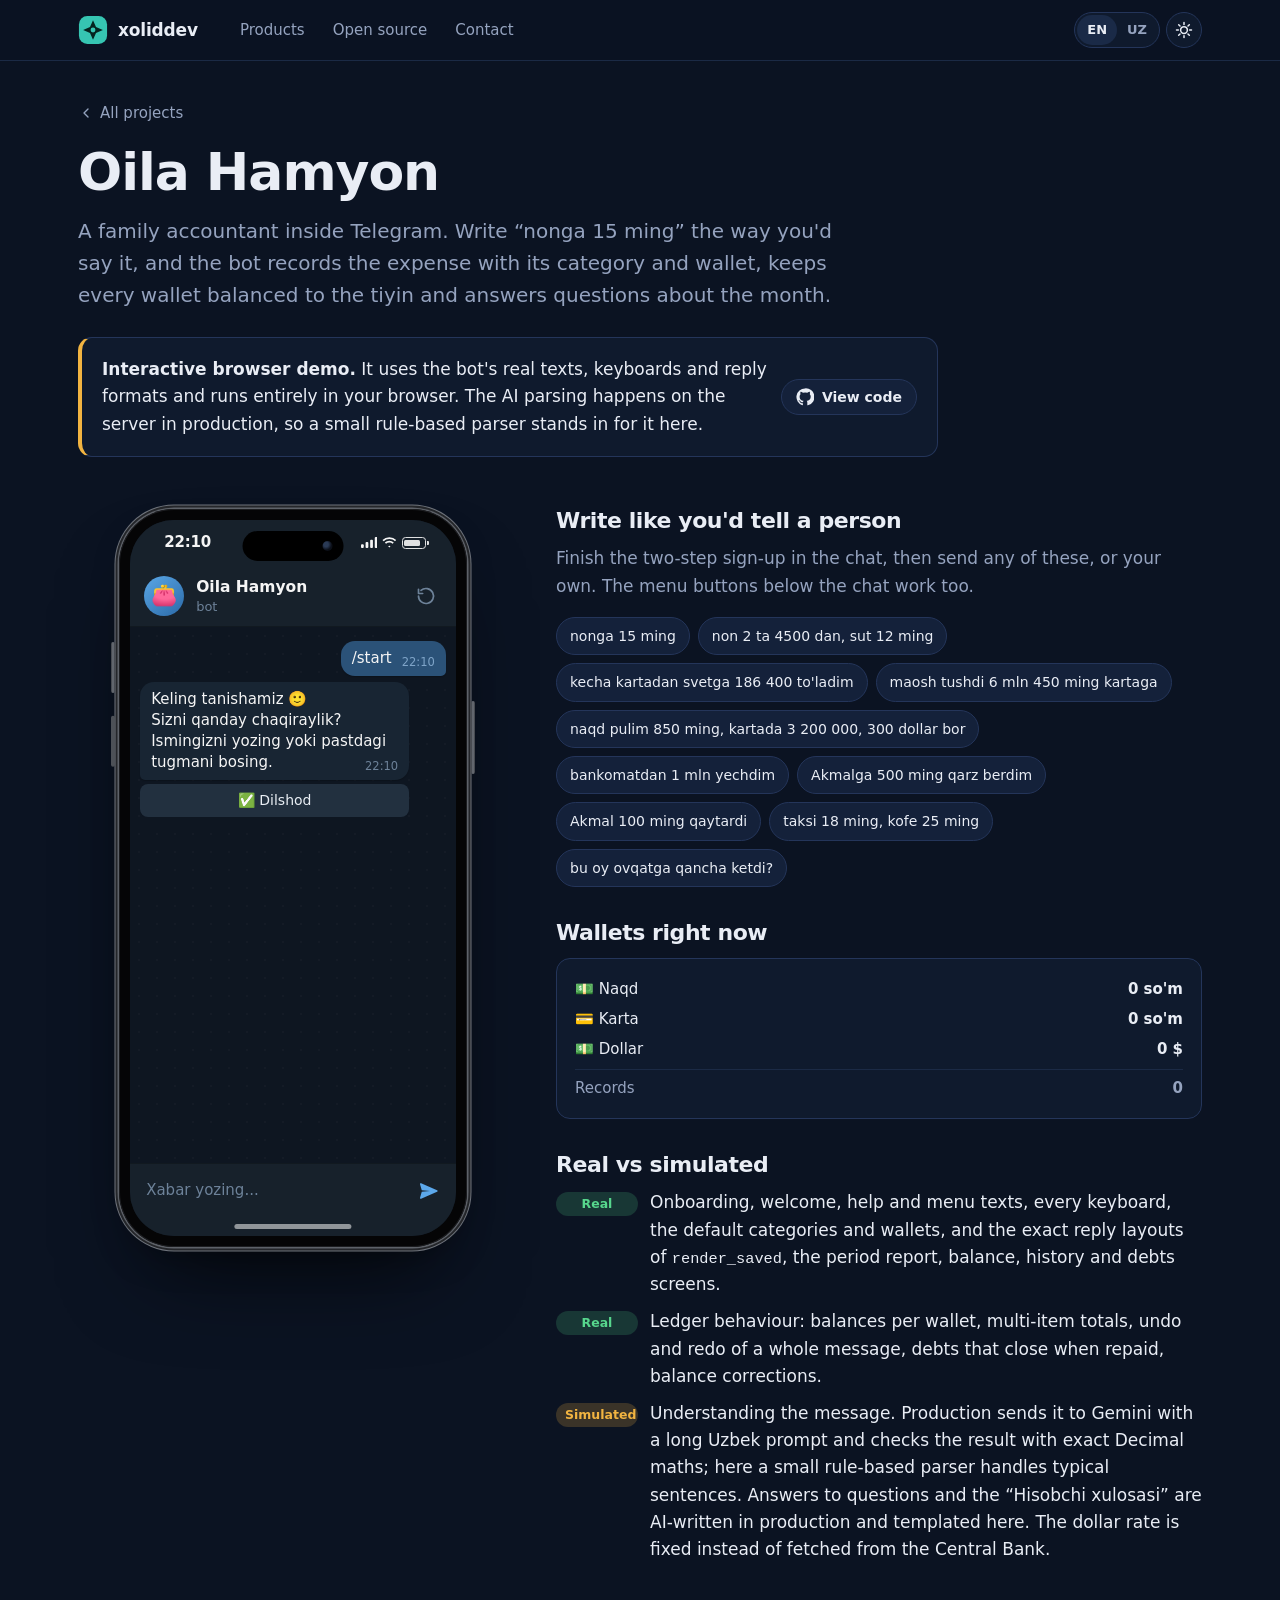
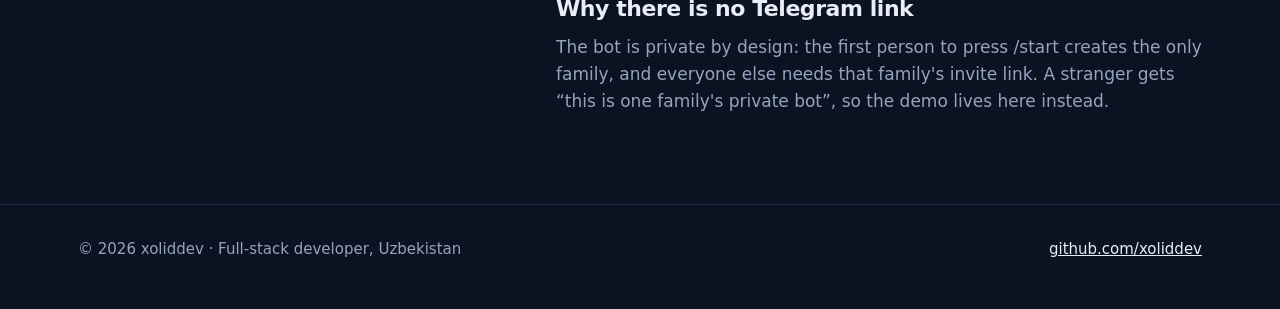
<file: demos/oila-hamyon/index.html>
<!doctype html>
<html lang="en" data-lang="en" data-theme="dark">
<head>
<meta charset="utf-8">
<meta http-equiv="Content-Security-Policy" content="default-src 'self'; script-src 'self' 'sha256-1BjWEBbqdWYwFbc3ZFnvUBSpL6ZNXX2LKuw4dYl3n48='; style-src 'self' 'unsafe-inline' https://fonts.googleapis.com; font-src 'self' https://fonts.gstatic.com; img-src 'self' data:; media-src 'self'; connect-src 'self'; object-src 'none'; frame-src 'none'; base-uri 'self'; form-action 'self'">
<meta name="viewport" content="width=device-width, initial-scale=1">
<title>Oila Hamyon: family finance bot demo | xoliddev</title>
<meta name="x-title-en" content="Oila Hamyon: family finance bot demo | xoliddev">
<meta name="x-title-uz" content="Oila Hamyon: oilaviy hisob boti demosi | xoliddev">
<meta name="description" content="A Telegram bot that keeps a family's money in plain Uzbek: write 'nonga 15 ming' and it records the expense, wallet and category. Interactive browser demo with the bot's real texts.">
<meta name="theme-color" content="#0b1322">
<link rel="canonical" href="https://xoliddev.github.io/demos/oila-hamyon/">
<meta property="og:type" content="website">
<meta property="og:site_name" content="xoliddev">
<meta property="og:title" content="Oila Hamyon: family finance bot demo">
<meta property="og:description" content="A Telegram bot that keeps a family's money in plain Uzbek: write 'nonga 15 ming' and it records the expense, wallet and category. Interactive browser demo with the bot's real texts.">
<meta property="og:url" content="https://xoliddev.github.io/demos/oila-hamyon/">
<meta property="og:image" content="https://xoliddev.github.io/assets/img/og.png">
<meta name="twitter:card" content="summary_large_image">
<meta name="twitter:title" content="Oila Hamyon: family finance bot demo">
<meta name="twitter:description" content="A Telegram bot that keeps a family's money in plain Uzbek: write 'nonga 15 ming' and it records the expense, wallet and category. Interactive browser demo with the bot's real texts.">
<meta name="twitter:image" content="https://xoliddev.github.io/assets/img/og.png">
<link rel="icon" href="../../favicon.svg" type="image/svg+xml">
<link rel="preconnect" href="https://fonts.googleapis.com">
<link rel="preconnect" href="https://fonts.gstatic.com" crossorigin>
<link rel="stylesheet" href="https://fonts.googleapis.com/css2?family=Onest:wght@400;500;600;700&family=Unbounded:wght@500;600;700&family=JetBrains+Mono:wght@400;500&display=swap">
<link rel="stylesheet" href="../../assets/css/site.css">
<link rel="stylesheet" href="../../assets/css/tg.css">
<script>(function(){var d=document.documentElement,g=function(k){try{return localStorage.getItem(k)}catch(e){return null}};d.dataset.lang=g('lang')||((navigator.language||'').toLowerCase().indexOf('uz')===0?'uz':'en');d.dataset.theme=g('theme')||'dark';})();</script>
<style>.ledger{display:grid;gap:6px;font-size:15px}.ledger div{display:flex;justify-content:space-between;gap:12px}.ledger .sub{color:var(--muted);border-top:1px solid var(--line-soft);padding-top:6px;margin-top:2px}</style>
</head>
<body data-root="../../">
<header class="site-head"></header>
<main id="main">
  <section class="wrap demo-hero">
    <a class="crumb" href="../../#open-source"><svg viewBox="0 0 24 24" fill="none" stroke="currentColor" stroke-width="2" stroke-linecap="round" stroke-linejoin="round"><path d="M15 18l-6-6 6-6"/></svg><span class="l-en">All projects</span><span class="l-uz">Barcha loyihalar</span></a>
    <h1>Oila Hamyon</h1>
    <p class="lede l-en">A family accountant inside Telegram. Write “nonga 15 ming” the way you'd say it, and the bot records the expense with its category and wallet, keeps every wallet balanced to the tiyin and answers questions about the month.</p>
    <p class="lede l-uz">Telegram ichidagi oilaviy hisobchi. “nonga 15 ming” deb odatdagidek yozing: bot xarajatni kategoriya va hamyoni bilan yozadi, har bir hamyonni tiyinigacha aniq yuritadi va oy haqidagi savollarga javob beradi.</p>
    <div class="demo-notice">
      <p class="l-en"><b>Interactive browser demo.</b> It uses the bot's real texts, keyboards and reply formats and runs entirely in your browser. The AI parsing happens on the server in production, so a small rule-based parser stands in for it here.</p>
      <p class="l-uz"><b>Brauzerdagi interaktiv demo.</b> Botning haqiqiy matnlari, tugmalari va javob ko'rinishlari ishlatilgan, hammasi brauzeringizda ishlaydi. Productionda matnni server tomonida AI tushunadi, bu yerda uning o'rnida kichik qoidaviy parser ishlaydi.</p>
      <div class="btn-row"><a class="btn btn-small" href="https://github.com/xoliddev/oila-hamyon" target="_blank" rel="noopener"><svg viewBox="0 0 24 24" fill="currentColor" aria-hidden="true"><path d="M12 .5a11.5 11.5 0 0 0-3.6 22.4c.6.1.8-.3.8-.6v-2c-3.2.7-3.9-1.5-3.9-1.5-.5-1.3-1.3-1.7-1.3-1.7-1-.7.1-.7.1-.7 1.2.1 1.8 1.2 1.8 1.2 1 1.8 2.8 1.3 3.5 1 .1-.8.4-1.3.7-1.6-2.6-.3-5.3-1.3-5.3-5.7 0-1.3.5-2.3 1.2-3.1-.1-.3-.5-1.5.1-3.1 0 0 1-.3 3.2 1.2a11 11 0 0 1 5.8 0c2.2-1.5 3.2-1.2 3.2-1.2.6 1.6.2 2.8.1 3.1.8.8 1.2 1.9 1.2 3.1 0 4.4-2.7 5.4-5.3 5.7.4.4.8 1.1.8 2.2v3.3c0 .3.2.7.8.6A11.5 11.5 0 0 0 12 .5z"/></svg><span class="l-en">View code</span><span class="l-uz">Kodni ko'rish</span></a></div>
    </div>
  </section>
  <section class="wrap demo-grid">
    <div id="chat" aria-label="Oila Hamyon bot chat"></div>
    <aside class="side">
      <section>
        <h2><span class="l-en">Write like you'd tell a person</span><span class="l-uz">Odamga aytgandek yozing</span></h2>
        <p class="muted"><span class="l-en">Finish the two-step sign-up in the chat, then send any of these, or your own. The menu buttons below the chat work too.</span><span class="l-uz">Chatda ikki qadamli ro'yxatdan o'tishni tugating, keyin shulardan birini yoki o'zingiznikini yuboring. Chat ostidagi menyu tugmalari ham ishlaydi.</span></p>
        <div class="chips"><button class="chip" data-say="nonga 15 ming">nonga 15 ming</button><button class="chip" data-say="non 2 ta 4500 dan, sut 12 ming">non 2 ta 4500 dan, sut 12 ming</button><button class="chip" data-say="kecha kartadan svetga 186 400 to'ladim">kecha kartadan svetga 186 400 to'ladim</button><button class="chip" data-say="maosh tushdi 6 mln 450 ming kartaga">maosh tushdi 6 mln 450 ming kartaga</button><button class="chip" data-say="naqd pulim 850 ming, kartada 3 200 000, 300 dollar bor">naqd pulim 850 ming, kartada 3 200 000, 300 dollar bor</button><button class="chip" data-say="bankomatdan 1 mln yechdim">bankomatdan 1 mln yechdim</button><button class="chip" data-say="Akmalga 500 ming qarz berdim">Akmalga 500 ming qarz berdim</button><button class="chip" data-say="Akmal 100 ming qaytardi">Akmal 100 ming qaytardi</button><button class="chip" data-say="taksi 18 ming, kofe 25 ming">taksi 18 ming, kofe 25 ming</button><button class="chip" data-say="bu oy ovqatga qancha ketdi?">bu oy ovqatga qancha ketdi?</button></div>
      </section>
      <section>
        <h2><span class="l-en">Wallets right now</span><span class="l-uz">Hozirgi hamyonlar</span></h2>
        <div class="panel ledger" id="ledger" aria-live="polite"></div>
      </section>
      <section>
        <h2><span class="l-en">Real vs simulated</span><span class="l-uz">Haqiqiy va simulyatsiya</span></h2>
        <ul class="real-list">
          <li><span class="tag tag-real"><span class="l-en">Real</span><span class="l-uz">Haqiqiy</span></span><span class="l-en">Onboarding, welcome, help and menu texts, every keyboard, the default categories and wallets, and the exact reply layouts of <code>render_saved</code>, the period report, balance, history and debts screens.</span><span class="l-uz">Ro'yxatdan o'tish, xush kelibsiz, yordam va menyu matnlari, barcha tugmalar, standart kategoriya va hamyonlar, <code>render_saved</code>, davr hisoboti, balans, tarix va qarzlar ekranlarining aynan o'sha ko'rinishi.</span></li>
          <li><span class="tag tag-real"><span class="l-en">Real</span><span class="l-uz">Haqiqiy</span></span><span class="l-en">Ledger behaviour: balances per wallet, multi-item totals, undo and redo of a whole message, debts that close when repaid, balance corrections.</span><span class="l-uz">Hisob mantiqi: har bir hamyon qoldig'i, bir nechta xarid jami, butun xabarni bekor qilish va qaytarish, qaytarilganda yopiladigan qarzlar, qoldiqni tuzatish.</span></li>
          <li><span class="tag tag-sim"><span class="l-en">Simulated</span><span class="l-uz">Simulyatsiya</span></span><span class="l-en">Understanding the message. Production sends it to Gemini with a long Uzbek prompt and checks the result with exact Decimal maths; here a small rule-based parser handles typical sentences. Answers to questions and the “Hisobchi xulosasi” are AI-written in production and templated here. The dollar rate is fixed instead of fetched from the Central Bank.</span><span class="l-uz">Xabarni tushunish. Productionda matn uzun o'zbekcha prompt bilan Gemini'ga yuboriladi va natija aniq Decimal hisob bilan tekshiriladi; bu yerda oddiy jumlalarni kichik qoidaviy parser tushunadi. Savollarga javob va “Hisobchi xulosasi” productionda AI tomonidan yoziladi, bu yerda shablon. Dollar kursi Markaziy bankdan olinmaydi, qat'iy belgilangan.</span></li>
        </ul>
      </section>
      <section>
        <h2><span class="l-en">Why there is no Telegram link</span><span class="l-uz">Nega Telegram havolasi yo'q</span></h2>
        <p class="muted"><span class="l-en">The bot is private by design: the first person to press /start creates the only family, and everyone else needs that family's invite link. A stranger gets “this is one family's private bot”, so the demo lives here instead.</span><span class="l-uz">Bot ataylab yopiq: /start ni birinchi bosgan odam yagona oilani yaratadi, qolganlar shu oilaning taklif havolasi bilan qo'shiladi. Begona odam “bu bitta oilaning shaxsiy boti” degan javob oladi, shuning uchun demo shu yerda.</span></p>
      </section>
    </aside>
  </section>
</main>
<footer class="site-foot"></footer>
<script src="../../assets/js/site.js"></script>
<script src="../../assets/js/tg.js"></script>
<script src="hamyon.js"></script>
</body>
</html>
</file>
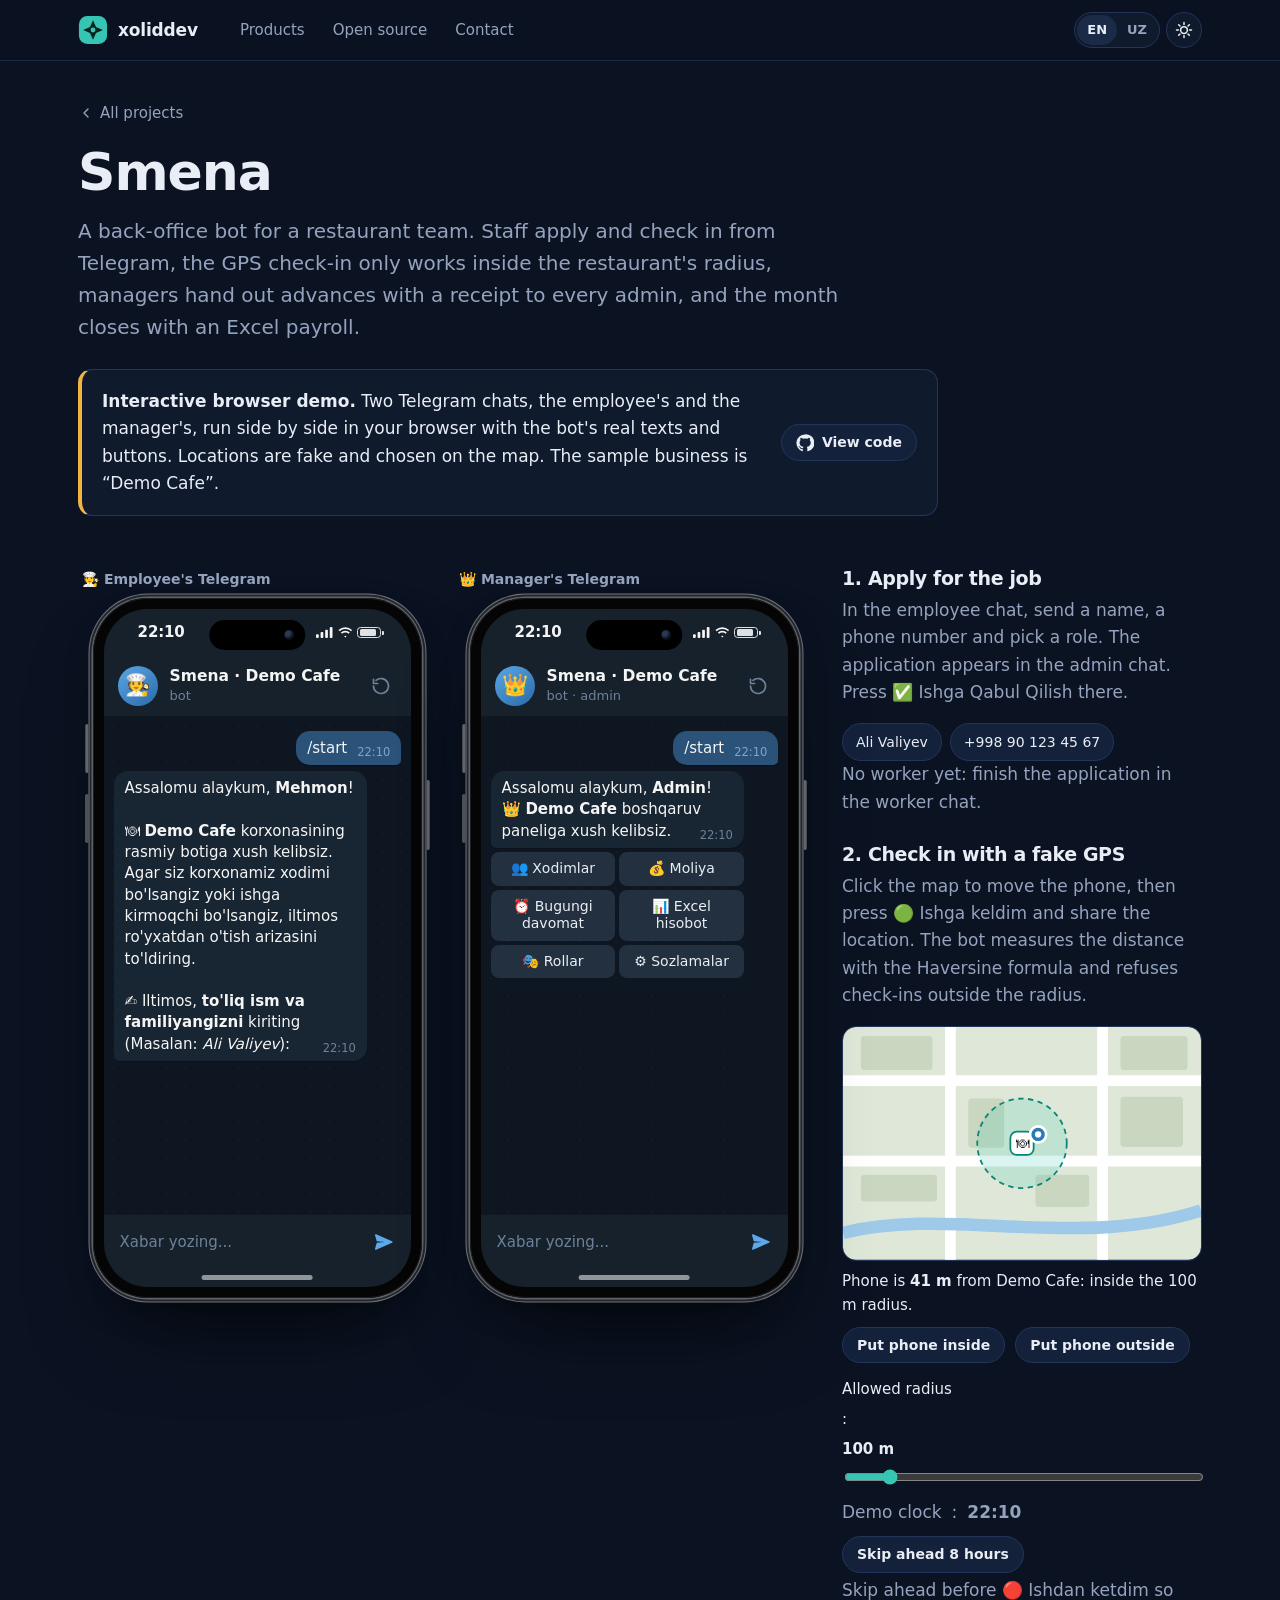
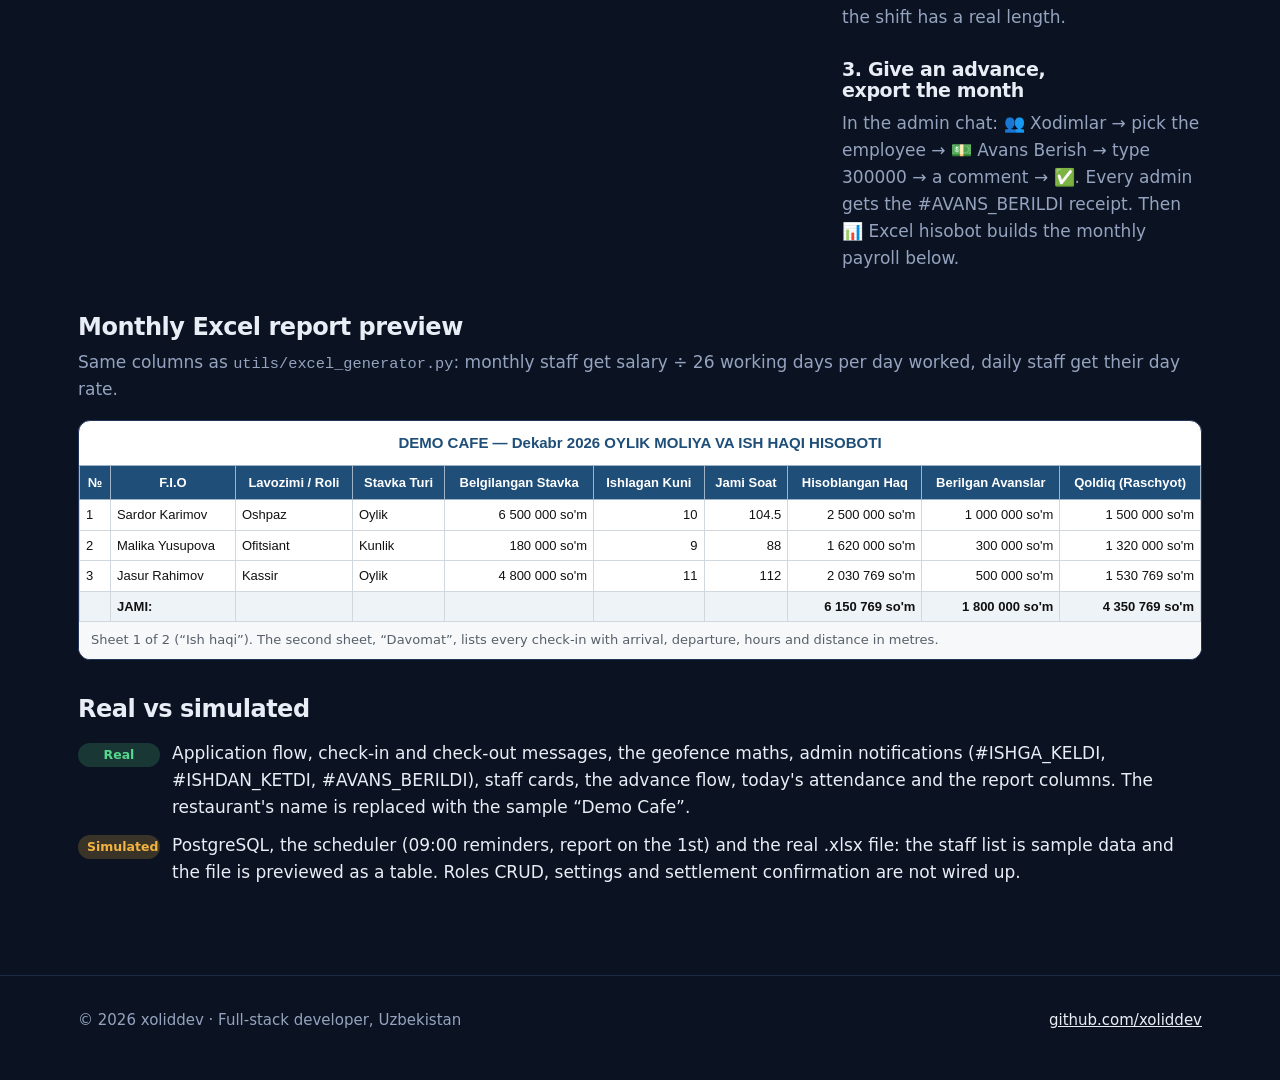
<file: demos/smena-staff-bot/index.html>
<!doctype html>
<html lang="en" data-lang="en" data-theme="dark">
<head>
<meta charset="utf-8">
<meta http-equiv="Content-Security-Policy" content="default-src 'self'; script-src 'self' 'sha256-1BjWEBbqdWYwFbc3ZFnvUBSpL6ZNXX2LKuw4dYl3n48='; style-src 'self' 'unsafe-inline' https://fonts.googleapis.com; font-src 'self' https://fonts.gstatic.com; img-src 'self' data:; media-src 'self'; connect-src 'self'; object-src 'none'; frame-src 'none'; base-uri 'self'; form-action 'self'">
<meta name="viewport" content="width=device-width, initial-scale=1">
<title>Smena: restaurant staff bot demo | xoliddev</title>
<meta name="x-title-en" content="Smena: restaurant staff bot demo | xoliddev">
<meta name="x-title-uz" content="Smena: restoran xodimlari boti demosi | xoliddev">
<meta name="description" content="A Telegram back-office bot for restaurant staff: job applications, geofenced check-in, advances and a monthly Excel payroll. Interactive browser demo with the bot's real texts.">
<meta name="theme-color" content="#0b1322">
<link rel="canonical" href="https://xoliddev.github.io/demos/smena-staff-bot/">
<meta property="og:type" content="website">
<meta property="og:site_name" content="xoliddev">
<meta property="og:title" content="Smena: restaurant staff bot demo">
<meta property="og:description" content="A Telegram back-office bot for restaurant staff: job applications, geofenced check-in, advances and a monthly Excel payroll. Interactive browser demo with the bot's real texts.">
<meta property="og:url" content="https://xoliddev.github.io/demos/smena-staff-bot/">
<meta property="og:image" content="https://xoliddev.github.io/assets/img/og.png">
<meta name="twitter:card" content="summary_large_image">
<meta name="twitter:title" content="Smena: restaurant staff bot demo">
<meta name="twitter:description" content="A Telegram back-office bot for restaurant staff: job applications, geofenced check-in, advances and a monthly Excel payroll. Interactive browser demo with the bot's real texts.">
<meta name="twitter:image" content="https://xoliddev.github.io/assets/img/og.png">
<link rel="icon" href="../../favicon.svg" type="image/svg+xml">
<link rel="preconnect" href="https://fonts.googleapis.com">
<link rel="preconnect" href="https://fonts.gstatic.com" crossorigin>
<link rel="stylesheet" href="https://fonts.googleapis.com/css2?family=Onest:wght@400;500;600;700&family=Unbounded:wght@500;600;700&family=JetBrains+Mono:wght@400;500&display=swap">
<link rel="stylesheet" href="../../assets/css/site.css">
<link rel="stylesheet" href="../../assets/css/tg.css">
<script>(function(){var d=document.documentElement,g=function(k){try{return localStorage.getItem(k)}catch(e){return null}};d.dataset.lang=g('lang')||((navigator.language||'').toLowerCase().indexOf('uz')===0?'uz':'en');d.dataset.theme=g('theme')||'dark';})();</script>
<style>
.demo-sim{display:grid;gap:28px;padding:28px var(--gutter) 24px;align-items:start}
@media(min-width:1120px){.demo-sim{grid-template-columns:minmax(0,1fr) 360px}}
.sim-side section+section{margin-top:28px}
.sim-side h2{font-size:19px;margin:0 0 8px}
#geo{width:100%;height:auto;cursor:crosshair;border-radius:14px;margin:10px 0 8px;border:1px solid var(--line)}
.g-bg{fill:#dfe8d8}.g-road{stroke:#fff;stroke-width:12;fill:none}.g-river{stroke:#9ec9e8;stroke-width:14;fill:none}.g-block{fill:#c9d6c0}
.g-radius{fill:rgba(54,197,178,.18);stroke:#0b8576;stroke-width:2;stroke-dasharray:6 5}.g-cafe{fill:#fff;stroke:#0b8576;stroke-width:2}
.g-pin{fill:#2a7ab9;stroke:#fff;stroke-width:3}#geo-pin.out .g-pin{fill:#d64545}
.geo-dist{margin:0 0 10px;font-size:15px}
.range{display:grid;gap:6px;margin:14px 0 6px;font-size:15px}.range input{width:100%;accent-color:var(--accent)}
.clock{display:flex;align-items:center;gap:10px;flex-wrap:wrap;margin:12px 0 4px}
.excel-sec{padding-bottom:72px}.excel-sec h2{font-size:24px;margin:0 0 8px}.excel-sec .rv{margin-top:36px}
.excel{margin-top:14px;border:1px solid var(--line);border-radius:12px;overflow:hidden;background:#fff;color:#111}
.xl-title{font:700 15px/1.3 Arial,sans-serif;color:#1F4E78;text-align:center;padding:12px 10px}
.xl-scroll{overflow-x:auto}
.excel table{border-collapse:collapse;width:100%;font:13px/1.35 Arial,sans-serif;min-width:860px}
.excel th{background:#1F4E78;color:#fff;font-weight:700;padding:8px 6px;border:1px solid #9fb4c8}
.excel td{padding:6px;border:1px solid #d0d7de}.excel td.n{text-align:right;white-space:nowrap}
.excel tr.tot td{font-weight:700;background:#eef3f8}
.xl-note{padding:8px 12px;margin:0;background:#f6f8fa;color:#57606a!important;font-size:13px}
</style>
</head>
<body data-root="../../">
<header class="site-head"></header>
<main id="main">
  <section class="wrap demo-hero">
    <a class="crumb" href="../../#open-source"><svg viewBox="0 0 24 24" fill="none" stroke="currentColor" stroke-width="2" stroke-linecap="round" stroke-linejoin="round"><path d="M15 18l-6-6 6-6"/></svg><span class="l-en">All projects</span><span class="l-uz">Barcha loyihalar</span></a>
    <h1>Smena</h1>
    <p class="lede l-en">A back-office bot for a restaurant team. Staff apply and check in from Telegram, the GPS check-in only works inside the restaurant's radius, managers hand out advances with a receipt to every admin, and the month closes with an Excel payroll.</p>
    <p class="lede l-uz">Restoran jamoasi uchun ichki bot. Xodimlar Telegram orqali ariza beradi va ishga keladi, GPS orqali kelish faqat restoran radiusi ichida ishlaydi, rahbar avans beradi va har bir admin xabar oladi, oy Excel hisobot bilan yopiladi.</p>
    <div class="demo-notice">
      <p class="l-en"><b>Interactive browser demo.</b> Two Telegram chats, the employee's and the manager's, run side by side in your browser with the bot's real texts and buttons. Locations are fake and chosen on the map. The sample business is “Demo Cafe”.</p>
      <p class="l-uz"><b>Brauzerdagi interaktiv demo.</b> Ikki Telegram chati, xodimniki va rahbarniki, botning haqiqiy matn va tugmalari bilan brauzeringizda yonma-yon ishlaydi. Joylashuv soxta va xaritada tanlanadi. Namunaviy korxona “Demo Cafe”.</p>
      <div class="btn-row"><a class="btn btn-small" href="https://github.com/xoliddev/smena-staff-bot" target="_blank" rel="noopener"><svg viewBox="0 0 24 24" fill="currentColor" aria-hidden="true"><path d="M12 .5a11.5 11.5 0 0 0-3.6 22.4c.6.1.8-.3.8-.6v-2c-3.2.7-3.9-1.5-3.9-1.5-.5-1.3-1.3-1.7-1.3-1.7-1-.7.1-.7.1-.7 1.2.1 1.8 1.2 1.8 1.2 1 1.8 2.8 1.3 3.5 1 .1-.8.4-1.3.7-1.6-2.6-.3-5.3-1.3-5.3-5.7 0-1.3.5-2.3 1.2-3.1-.1-.3-.5-1.5.1-3.1 0 0 1-.3 3.2 1.2a11 11 0 0 1 5.8 0c2.2-1.5 3.2-1.2 3.2-1.2.6 1.6.2 2.8.1 3.1.8.8 1.2 1.9 1.2 3.1 0 4.4-2.7 5.4-5.3 5.7.4.4.8 1.1.8 2.2v3.3c0 .3.2.7.8.6A11.5 11.5 0 0 0 12 .5z"/></svg><span class="l-en">View code</span><span class="l-uz">Kodni ko'rish</span></a></div>
    </div>
  </section>
  <section class="wrap demo-sim">
    <div id="roles" class="roles roles-wide" style="--panes:2">
      <div class="roles-tabs" role="tablist">
        <button type="button" role="tab" data-tab="worker">🧑‍🍳 <span class="l-en">Employee</span><span class="l-uz">Xodim</span><span class="badge" hidden>0</span></button>
        <button type="button" role="tab" data-tab="admin">👑 Admin<span class="badge" hidden>0</span></button>
      </div>
      <div class="roles-panes">
        <div data-pane="worker"><p class="pane-label">🧑‍🍳 <span class="l-en">Employee's Telegram</span><span class="l-uz">Xodimning Telegrami</span></p><div id="chat-worker"></div></div>
        <div data-pane="admin"><p class="pane-label">👑 <span class="l-en">Manager's Telegram</span><span class="l-uz">Rahbarning Telegrami</span></p><div id="chat-admin"></div></div>
      </div>
    </div>
    <aside class="side sim-side">
      <section>
        <h2><span class="l-en">1. Apply for the job</span><span class="l-uz">1. Ishga ariza bering</span></h2>
        <p class="muted"><span class="l-en">In the employee chat, send a name, a phone number and pick a role. The application appears in the admin chat. Press ✅ Ishga Qabul Qilish there.</span><span class="l-uz">Xodim chatida ism, telefon raqam yuboring va lavozimni tanlang. Ariza admin chatida chiqadi, u yerda ✅ Ishga Qabul Qilish ni bosing.</span></p>
        <div class="chips"><button class="chip" data-w="Ali Valiyev">Ali Valiyev</button><button class="chip" data-w="+998 90 123 45 67">+998 90 123 45 67</button></div>
        <p class="muted" id="who" aria-live="polite"></p>
      </section>
      <section>
        <h2><span class="l-en">2. Check in with a fake GPS</span><span class="l-uz">2. Soxta GPS bilan ishga keling</span></h2>
        <p class="muted"><span class="l-en">Click the map to move the phone, then press 🟢 Ishga keldim and share the location. The bot measures the distance with the Haversine formula and refuses check-ins outside the radius.</span><span class="l-uz">Telefonni siljitish uchun xaritani bosing, so'ng 🟢 Ishga keldim ni bosib joylashuvni yuboring. Bot masofani Haversine formulasi bilan hisoblaydi va radiusdan tashqarida qabul qilmaydi.</span></p>
        <svg id="geo" viewBox="0 0 400 260" role="img" aria-label="Map around Demo Cafe">
          <rect width="400" height="260" rx="14" class="g-bg"/>
          <path d="M0 150 H400 M0 60 H400 M120 0 V260 M290 0 V260" class="g-road"/>
          <path d="M0 230 C120 200 260 250 400 205" class="g-river"/>
          <rect x="20" y="10" width="80" height="38" rx="4" class="g-block"/><rect x="140" y="80" width="40" height="55" rx="4" class="g-block"/><rect x="310" y="78" width="70" height="56" rx="4" class="g-block"/><rect x="20" y="165" width="85" height="30" rx="4" class="g-block"/><rect x="215" y="165" width="60" height="36" rx="4" class="g-block"/><rect x="310" y="10" width="75" height="38" rx="4" class="g-block"/>
          <circle id="geo-radius" cx="200" cy="130" r="50" class="g-radius"/>
          <g transform="translate(200 130)"><rect x="-13" y="-13" width="26" height="26" rx="7" class="g-cafe"/><text y="5" text-anchor="middle" font-size="15">🍽</text></g>
          <g id="geo-pin"><circle r="9" class="g-pin"/><circle r="3.5" fill="#fff"/></g>
        </svg>
        <p id="geo-dist" class="geo-dist" aria-live="polite"></p>
        <div class="btn-row">
          <button class="btn btn-small" data-geo="in"><span class="l-en">Put phone inside</span><span class="l-uz">Telefonni ichkariga</span></button>
          <button class="btn btn-small" data-geo="out"><span class="l-en">Put phone outside</span><span class="l-uz">Telefonni tashqariga</span></button>
        </div>
        <label class="range"><span class="l-en">Allowed radius</span><span class="l-uz">Ruxsat etilgan radius</span>: <b><span id="radius-val">100</span> m</b><input id="radius" type="range" min="50" max="500" step="50" value="100"></label>
        <p class="muted clock"><span class="l-en">Demo clock</span><span class="l-uz">Demo soati</span>: <b id="clock">--:--</b> <button class="btn btn-small" id="skip" type="button"><span class="l-en">Skip ahead 8 hours</span><span class="l-uz">8 soat oldinga</span></button></p>
        <p class="muted"><span class="l-en">Skip ahead before 🔴 Ishdan ketdim so the shift has a real length.</span><span class="l-uz">🔴 Ishdan ketdim dan oldin vaqtni oldinga suring, shunda smena davomiyligi chiqadi.</span></p>
      </section>
      <section>
        <h2><span class="l-en">3. Give an advance, export the month</span><span class="l-uz">3. Avans bering, oyni eksport qiling</span></h2>
        <p class="muted"><span class="l-en">In the admin chat: 👥 Xodimlar → pick the employee → 💵 Avans Berish → type 300000 → a comment → ✅. Every admin gets the #AVANS_BERILDI receipt. Then 📊 Excel hisobot builds the monthly payroll below.</span><span class="l-uz">Admin chatida: 👥 Xodimlar → xodimni tanlang → 💵 Avans Berish → 300000 yozing → izoh → ✅. Har bir admin #AVANS_BERILDI xabarini oladi. So'ng 📊 Excel hisobot quyidagi oylik hisobotni tuzadi.</span></p>
      </section>
    </aside>
  </section>
  <section class="wrap excel-sec">
    <h2><span class="l-en">Monthly Excel report preview</span><span class="l-uz">Oylik Excel hisobot ko'rinishi</span></h2>
    <p class="muted"><span class="l-en">Same columns as <code>utils/excel_generator.py</code>: monthly staff get salary ÷ 26 working days per day worked, daily staff get their day rate.</span><span class="l-uz"><code>utils/excel_generator.py</code> dagi ustunlar: oylik xodimga ishlagan har kuni uchun maosh ÷ 26 ish kuni, kunlik xodimga kunlik stavka.</span></p>
    <div id="excel" class="excel"></div>
    <h2 class="rv"><span class="l-en">Real vs simulated</span><span class="l-uz">Haqiqiy va simulyatsiya</span></h2>
    <ul class="real-list">
      <li><span class="tag tag-real"><span class="l-en">Real</span><span class="l-uz">Haqiqiy</span></span><span class="l-en">Application flow, check-in and check-out messages, the geofence maths, admin notifications (#ISHGA_KELDI, #ISHDAN_KETDI, #AVANS_BERILDI), staff cards, the advance flow, today's attendance and the report columns. The restaurant's name is replaced with the sample “Demo Cafe”.</span><span class="l-uz">Ariza, keldi-ketdi xabarlari, geofence hisobi, admin bildirishnomalari (#ISHGA_KELDI, #ISHDAN_KETDI, #AVANS_BERILDI), xodim kartasi, avans jarayoni, bugungi davomat va hisobot ustunlari. Restoran nomi namunaviy “Demo Cafe” bilan almashtirilgan.</span></li>
      <li><span class="tag tag-sim"><span class="l-en">Simulated</span><span class="l-uz">Simulyatsiya</span></span><span class="l-en">PostgreSQL, the scheduler (09:00 reminders, report on the 1st) and the real .xlsx file: the staff list is sample data and the file is previewed as a table. Roles CRUD, settings and settlement confirmation are not wired up.</span><span class="l-uz">PostgreSQL, rejalashtiruvchi (09:00 eslatma, 1-sanadagi hisobot) va haqiqiy .xlsx fayl: xodimlar namunaviy, fayl jadval sifatida ko'rsatiladi. Rollar, sozlamalar va raschyotni tasdiqlash ulanmagan.</span></li>
    </ul>
  </section>
</main>
<footer class="site-foot"></footer>
<script src="../../assets/js/site.js"></script>
<script src="../../assets/js/tg.js"></script>
<script src="smena.js"></script>
<script src="map.js"></script>
</body>
</html>
</file>
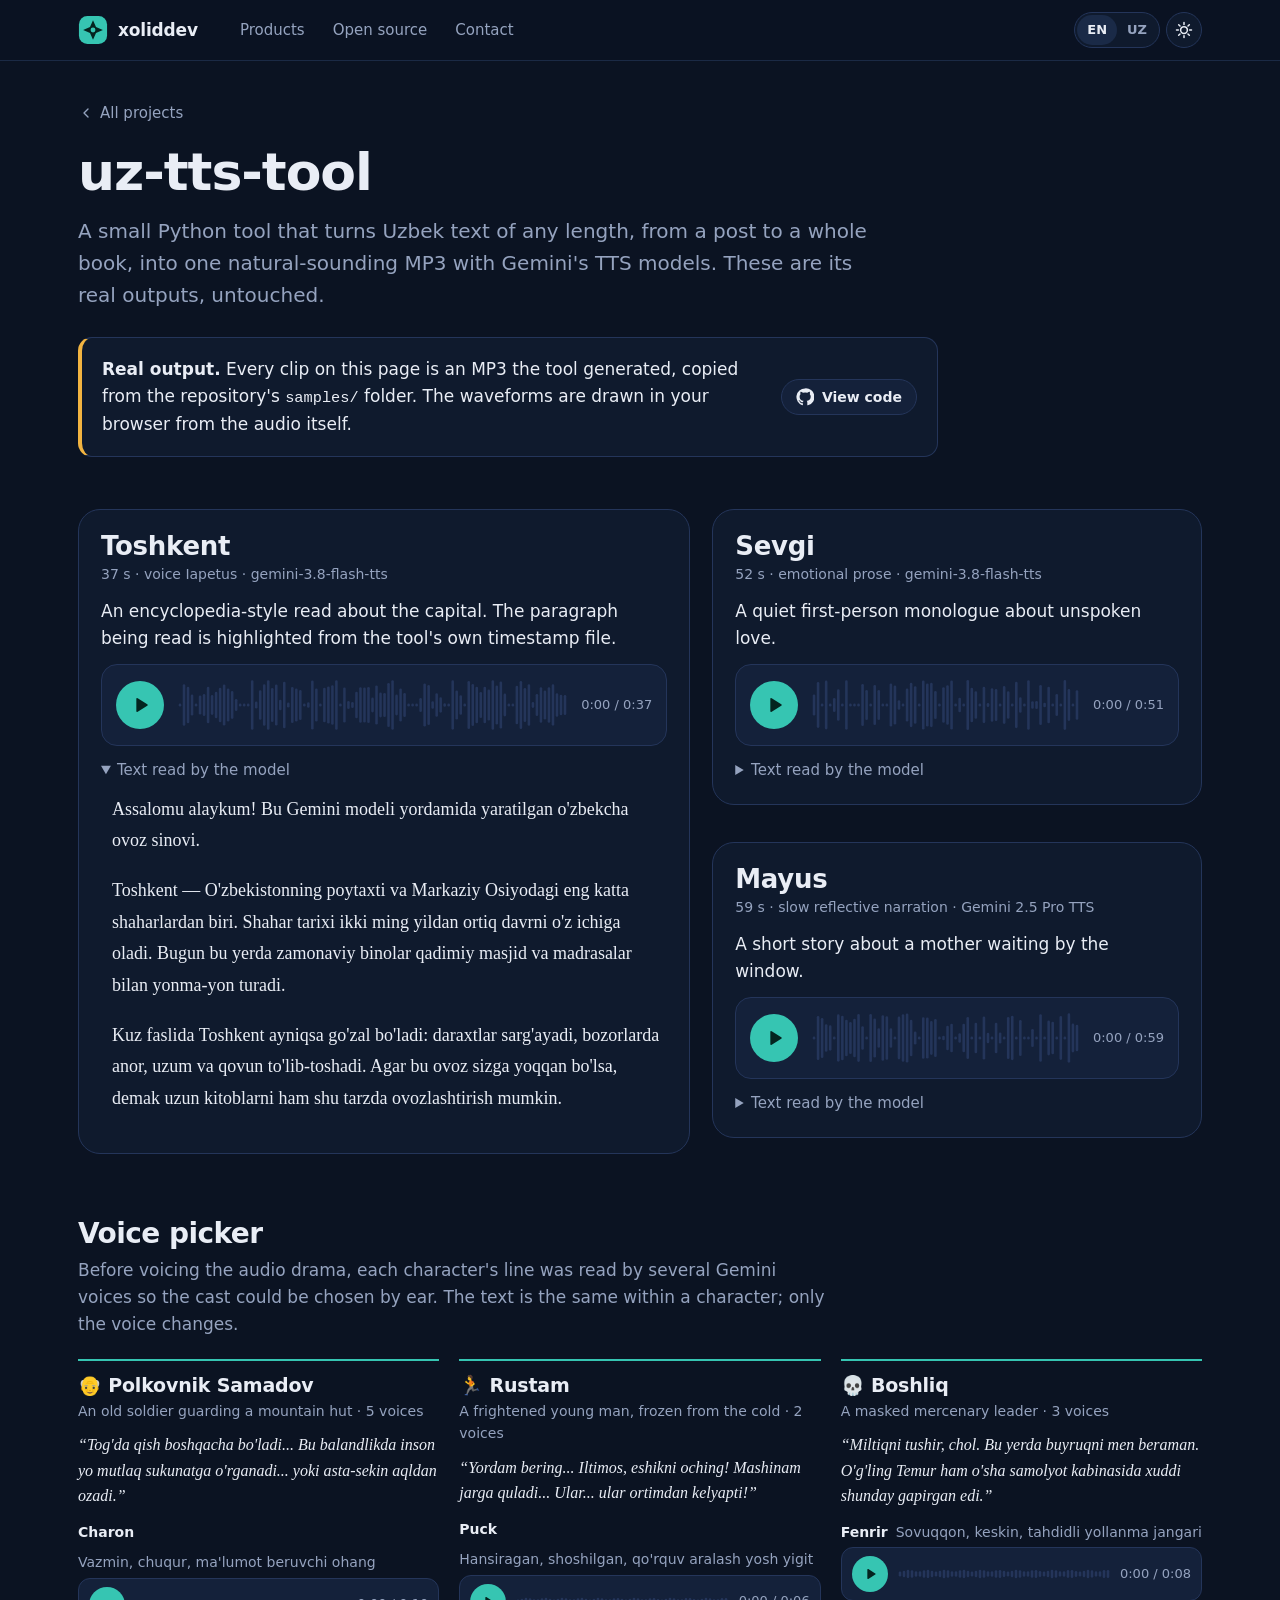
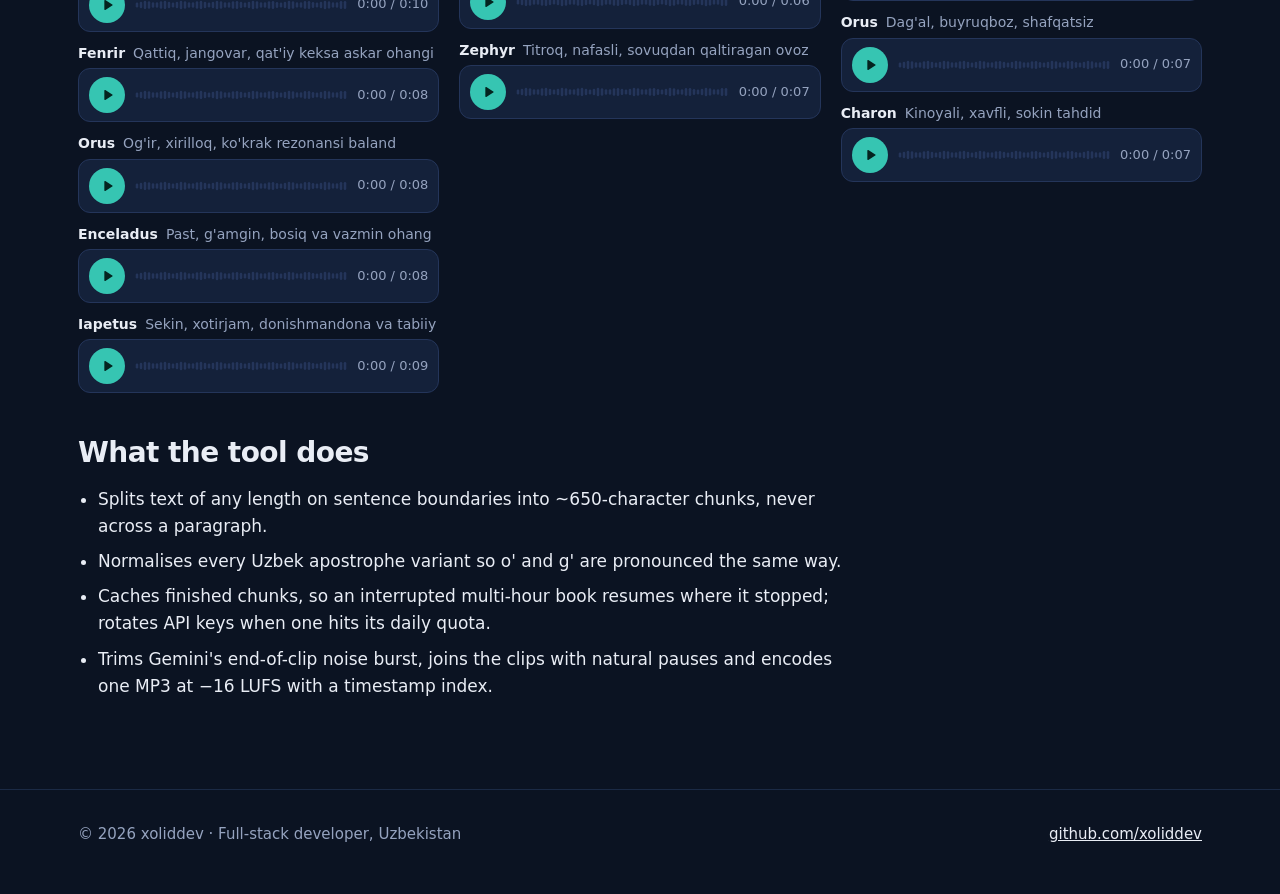
<file: demos/uz-tts-tool/index.html>
<!doctype html>
<html lang="en" data-lang="en" data-theme="dark">
<head>
<meta charset="utf-8">
<meta http-equiv="Content-Security-Policy" content="default-src 'self'; script-src 'self' 'sha256-1BjWEBbqdWYwFbc3ZFnvUBSpL6ZNXX2LKuw4dYl3n48='; style-src 'self' 'unsafe-inline' https://fonts.googleapis.com; font-src 'self' https://fonts.gstatic.com; img-src 'self' data:; media-src 'self'; connect-src 'self'; object-src 'none'; frame-src 'none'; base-uri 'self'; form-action 'self'">
<meta name="viewport" content="width=device-width, initial-scale=1">
<title>uz-tts-tool: Uzbek text to speech samples | xoliddev</title>
<meta name="x-title-en" content="uz-tts-tool: Uzbek text to speech samples | xoliddev">
<meta name="x-title-uz" content="uz-tts-tool: o'zbekcha matndan ovoz namunalari | xoliddev">
<meta name="description" content="Listen to Uzbek audio made with uz-tts-tool: long Uzbek text turned into one natural, loudness-normalised MP3 with Gemini TTS. Real samples with the text they read.">
<meta name="theme-color" content="#0b1322">
<link rel="canonical" href="https://xoliddev.github.io/demos/uz-tts-tool/">
<meta property="og:type" content="website">
<meta property="og:site_name" content="xoliddev">
<meta property="og:title" content="uz-tts-tool: Uzbek text to speech samples">
<meta property="og:description" content="Listen to Uzbek audio made with uz-tts-tool: long Uzbek text turned into one natural, loudness-normalised MP3 with Gemini TTS. Real samples with the text they read.">
<meta property="og:url" content="https://xoliddev.github.io/demos/uz-tts-tool/">
<meta property="og:image" content="https://xoliddev.github.io/assets/img/og.png">
<meta name="twitter:card" content="summary_large_image">
<meta name="twitter:title" content="uz-tts-tool: Uzbek text to speech samples">
<meta name="twitter:description" content="Listen to Uzbek audio made with uz-tts-tool: long Uzbek text turned into one natural, loudness-normalised MP3 with Gemini TTS. Real samples with the text they read.">
<meta name="twitter:image" content="https://xoliddev.github.io/assets/img/og.png">
<link rel="icon" href="../../favicon.svg" type="image/svg+xml">
<link rel="preconnect" href="https://fonts.googleapis.com">
<link rel="preconnect" href="https://fonts.gstatic.com" crossorigin>
<link rel="stylesheet" href="https://fonts.googleapis.com/css2?family=Onest:wght@400;500;600;700&family=Unbounded:wght@500;600;700&family=JetBrains+Mono:wght@400;500&display=swap">
<link rel="stylesheet" href="../../assets/css/site.css">
<script>(function(){var d=document.documentElement,g=function(k){try{return localStorage.getItem(k)}catch(e){return null}};d.dataset.lang=g('lang')||((navigator.language||'').toLowerCase().indexOf('uz')===0?'uz':'en');d.dataset.theme=g('theme')||'dark';})();</script>
<style>
.tts{padding-top:28px;padding-bottom:24px}
.samples{display:grid;gap:22px}
@media(min-width:980px){.samples{grid-template-columns:1.25fr 1fr;align-items:start}.samples .sample:first-child{grid-row:span 2}}
.sample{border:1px solid var(--line);border-radius:var(--radius-l);background:var(--bg-2);padding:22px;display:grid;gap:12px}
.sample header{display:grid;gap:2px}.sample h3{font-size:26px}.meta{margin:0;font-size:14px}.about{margin:0}
.player{display:grid;grid-template-columns:auto 1fr auto;align-items:center;gap:14px;padding:12px 14px;border-radius:16px;background:var(--surface);border:1px solid var(--line)}
.pl-btn{width:48px;height:48px;border-radius:50%;border:0;background:var(--accent);color:var(--accent-ink);display:grid;place-items:center;cursor:pointer;flex:none}
.pl-btn svg{width:22px;height:22px}.pl-btn:hover{background:var(--accent-strong)}
.pl-wave{height:56px;cursor:pointer;min-width:0}.pl-wave canvas{display:block}
.pl-time{font-variant-numeric:tabular-nums;font-size:13px;color:var(--muted);white-space:nowrap}
.player.small{padding:8px 10px;gap:10px;border-radius:12px}.player.small .pl-btn{width:36px;height:36px}.player.small .pl-btn svg{width:16px;height:16px}.player.small .pl-wave{height:34px}
.script summary{cursor:pointer;color:var(--muted);font-size:15px}
.script div{margin-top:10px;font-family:Georgia,"Times New Roman",serif;font-size:18px;line-height:1.75;max-width:68ch}
.script p{margin:0 0 .8em;padding:2px 8px;border-left:3px solid transparent;border-radius:4px;transition:background .3s,border-color .3s}
.script p.now{background:color-mix(in srgb,var(--accent) 14%,transparent);border-left-color:var(--accent)}
.tts-voices{padding-top:40px;padding-bottom:72px}.tts-voices h2{font-size:28px;margin-bottom:8px}.lead{max-width:70ch}
.chars{display:grid;gap:20px;margin-top:20px}@media(min-width:980px){.chars{grid-template-columns:repeat(3,minmax(0,1fr))}}
.char{border-top:2px solid var(--accent);padding-top:14px}.char h3{font-size:19px}.char>p{margin:4px 0 10px;font-size:14px}
.char blockquote{margin:0 0 12px;font-family:Georgia,serif;font-style:italic;color:var(--text);font-size:16px;line-height:1.6}
.variants{list-style:none;padding:0;margin:0;display:grid;gap:10px}.v-head{display:flex;gap:8px;align-items:baseline;flex-wrap:wrap;margin-bottom:4px;font-size:14px}
.how{margin-top:44px}.how-list{max-width:72ch;padding-left:20px}.how-list li{margin:8px 0}
</style>
</head>
<body data-root="../../">
<header class="site-head"></header>
<main id="main">
  <section class="wrap demo-hero">
    <a class="crumb" href="../../#open-source"><svg viewBox="0 0 24 24" fill="none" stroke="currentColor" stroke-width="2" stroke-linecap="round" stroke-linejoin="round"><path d="M15 18l-6-6 6-6"/></svg><span class="l-en">All projects</span><span class="l-uz">Barcha loyihalar</span></a>
    <h1>uz-tts-tool</h1>
    <p class="lede l-en">A small Python tool that turns Uzbek text of any length, from a post to a whole book, into one natural-sounding MP3 with Gemini's TTS models. These are its real outputs, untouched.</p>
    <p class="lede l-uz">Istalgan uzunlikdagi o'zbekcha matnni, postdan to butun kitobgacha, Gemini TTS modellari bilan bitta tabiiy ovozli MP3 ga aylantiradigan kichik Python vositasi. Bular uning haqiqiy, o'zgartirilmagan natijalari.</p>
    <div class="demo-notice">
      <p class="l-en"><b>Real output.</b> Every clip on this page is an MP3 the tool generated, copied from the repository's <code>samples/</code> folder. The waveforms are drawn in your browser from the audio itself.</p>
      <p class="l-uz"><b>Haqiqiy natija.</b> Bu sahifadagi har bir klip vosita yaratgan MP3, repozitoriyning <code>samples/</code> papkasidan olingan. To'lqin shakllari brauzeringizda audioning o'zidan chiziladi.</p>
      <div class="btn-row"><a class="btn btn-small" href="https://github.com/xoliddev/uz-tts-tool" target="_blank" rel="noopener"><svg viewBox="0 0 24 24" fill="currentColor" aria-hidden="true"><path d="M12 .5a11.5 11.5 0 0 0-3.6 22.4c.6.1.8-.3.8-.6v-2c-3.2.7-3.9-1.5-3.9-1.5-.5-1.3-1.3-1.7-1.3-1.7-1-.7.1-.7.1-.7 1.2.1 1.8 1.2 1.8 1.2 1 1.8 2.8 1.3 3.5 1 .1-.8.4-1.3.7-1.6-2.6-.3-5.3-1.3-5.3-5.7 0-1.3.5-2.3 1.2-3.1-.1-.3-.5-1.5.1-3.1 0 0 1-.3 3.2 1.2a11 11 0 0 1 5.8 0c2.2-1.5 3.2-1.2 3.2-1.2.6 1.6.2 2.8.1 3.1.8.8 1.2 1.9 1.2 3.1 0 4.4-2.7 5.4-5.3 5.7.4.4.8 1.1.8 2.2v3.3c0 .3.2.7.8.6A11.5 11.5 0 0 0 12 .5z"/></svg><span class="l-en">View code</span><span class="l-uz">Kodni ko'rish</span></a></div>
    </div>
  </section>
  <section class="wrap tts">
    <div class="samples">
      <article class="sample">
        <header><h3>Toshkent</h3><p class="muted meta"><span class="l-en">37 s · voice Iapetus · gemini-3.8-flash-tts</span><span class="l-uz">37 s · Iapetus ovozi · gemini-3.8-flash-tts</span></p></header>
        <p class="about"><span class="l-en">An encyclopedia-style read about the capital. The paragraph being read is highlighted from the tool's own timestamp file.</span><span class="l-uz">Poytaxt haqida ensiklopedik matn. O'qilayotgan xatboshi vositaning o'z vaqt belgilari faylidan belgilanadi.</span></p>
        <div class="player" data-src="audio/toshkent.mp3" data-times="0,6,22" data-target="#text-toshkent"></div>
        <details class="script" open><summary><span class="l-en">Text read by the model</span><span class="l-uz">Model o'qigan matn</span></summary><div id="text-toshkent" lang="uz"><p>Assalomu alaykum! Bu Gemini modeli yordamida yaratilgan o'zbekcha ovoz sinovi.</p><p>Toshkent — O'zbekistonning poytaxti va Markaziy Osiyodagi eng katta shaharlardan biri. Shahar tarixi ikki ming yildan ortiq davrni o'z ichiga oladi. Bugun bu yerda zamonaviy binolar qadimiy masjid va madrasalar bilan yonma-yon turadi.</p><p>Kuz faslida Toshkent ayniqsa go'zal bo'ladi: daraxtlar sarg'ayadi, bozorlarda anor, uzum va qovun to'lib-toshadi. Agar bu ovoz sizga yoqqan bo'lsa, demak uzun kitoblarni ham shu tarzda ovozlashtirish mumkin.</p></div></details>
      </article>
      <article class="sample">
        <header><h3>Sevgi</h3><p class="muted meta"><span class="l-en">52 s · emotional prose · gemini-3.8-flash-tts</span><span class="l-uz">52 s · hissiy nasr · gemini-3.8-flash-tts</span></p></header>
        <p class="about"><span class="l-en">A quiet first-person monologue about unspoken love.</span><span class="l-uz">Aytilmagan sevgi haqida sokin monolog.</span></p>
        <div class="player" data-src="audio/sevgi.mp3"></div>
        <details class="script"><summary><span class="l-en">Text read by the model</span><span class="l-uz">Model o'qigan matn</span></summary><div id="text-sevgi" lang="uz"><p>Seni har kuni ko'raman. Kulganingni, kimgadir qo'l silkitganingni, shoshib o'tib ketganingni.</p><p>Bilaman, sen hech qachon meniki bo'lmaysan. Bu haqda o'zimga yuz marta aytganman. Lekin yurak aqlga quloq solmas ekan.</p><p>Ba'zan ismingni yozib, darhol o'chirib tashlayman. Go'yo kimdir ko'rib qolsa, sir ochilib qoladigandek. Aslida bu sirni bilmaydigan yagona odam — sensan.</p><p>Sen uchun men shunchaki bir tanish yuzman. Men uchun esa sen — har tongning birinchi o'yi, har kechaning oxirgi duosi.</p><p>Ba'zi sevgilar baxt uchun emas, sabr uchun beriladi. Men seni olish uchun emas, shunchaki sevish uchun sevaman. Va bu — eng jim, eng og'ir sevgi.</p></div></details>
      </article>
      <article class="sample">
        <header><h3>Mayus</h3><p class="muted meta"><span class="l-en">59 s · slow reflective narration · Gemini 2.5 Pro TTS</span><span class="l-uz">59 s · sekin, o'ychan hikoya · Gemini 2.5 Pro TTS</span></p></header>
        <p class="about"><span class="l-en">A short story about a mother waiting by the window.</span><span class="l-uz">Deraza oldida kutgan ona haqida qisqa hikoya.</span></p>
        <div class="player" data-src="audio/mayus.mp3"></div>
        <details class="script"><summary><span class="l-en">Text read by the model</span><span class="l-uz">Model o'qigan matn</span></summary><div id="text-mayus" lang="uz"><p>Onam har kuz derazadan ko'chaga qarab o'tirardi. Yo'lning oxirida taksi to'xtasa, sekin o'rnidan turib, ro'molini tuzatardi. Men esa har safar "keyingi oy boraman, ona" derdim.</p><p>Keyingi oylar bir-biriga ulanib, yillarga aylandi. Telefonda uning ovozi tobora sekinlashdi, men esa tobora shoshib gapiradigan bo'ldim.</p><p>Bugun o'sha deraza oldida men o'tiribman. Ko'chada taksi to'xtadi. Hech kim tushmadi. Faqat sarg'aygan bir barg ostonaga qo'ndi.</p><p>Endi bilaman: kutayotgan odamning eng og'ir yuki — vaqt emas, kelmayotgan qadam tovushi ekan.</p></div></details>
      </article>
    </div>
  </section>
  <section class="wrap tts-voices">
    <h2><span class="l-en">Voice picker</span><span class="l-uz">Ovoz tanlash</span></h2>
    <p class="muted lead"><span class="l-en">Before voicing the audio drama, each character's line was read by several Gemini voices so the cast could be chosen by ear. The text is the same within a character; only the voice changes.</span><span class="l-uz">Audio-serialni ovozlashdan oldin har bir qahramon gapi bir nechta Gemini ovozida o'qitilgan va aktyorlar quloq bilan tanlangan. Bitta qahramon ichida matn bir xil, faqat ovoz o'zgaradi.</span></p>
    <div class="chars">
      <article class="char">
        <h3>👴 Polkovnik Samadov</h3>
        <p class="muted"><span class="l-en">An old soldier guarding a mountain hut</span><span class="l-uz">Tog'dagi qorovulxonani qo'riqlayotgan keksa harbiy</span> · 5 <span class="l-en">voices</span><span class="l-uz">ovoz</span></p>
        <blockquote lang="uz">“Tog&#x27;da qish boshqacha bo&#x27;ladi... Bu balandlikda inson yo mutlaq sukunatga o&#x27;rganadi... yoki asta-sekin aqldan ozadi.”</blockquote>
        <ul class="variants"><li><div class="v-head"><b>Charon</b><span class="muted" lang="uz">Vazmin, chuqur, ma&#x27;lumot beruvchi ohang</span></div><div class="player small" data-src="audio/voices/chol_1_charon.mp3" data-bars="60" data-wave="lazy"></div></li><li><div class="v-head"><b>Fenrir</b><span class="muted" lang="uz">Qattiq, jangovar, qat&#x27;iy keksa askar ohangi</span></div><div class="player small" data-src="audio/voices/chol_2_fenrir.mp3" data-bars="60" data-wave="lazy"></div></li><li><div class="v-head"><b>Orus</b><span class="muted" lang="uz">Og&#x27;ir, xirilloq, ko&#x27;krak rezonansi baland</span></div><div class="player small" data-src="audio/voices/chol_3_orus.mp3" data-bars="60" data-wave="lazy"></div></li><li><div class="v-head"><b>Enceladus</b><span class="muted" lang="uz">Past, g&#x27;amgin, bosiq va vazmin ohang</span></div><div class="player small" data-src="audio/voices/chol_4_enceladus.mp3" data-bars="60" data-wave="lazy"></div></li><li><div class="v-head"><b>Iapetus</b><span class="muted" lang="uz">Sekin, xotirjam, donishmandona va tabiiy</span></div><div class="player small" data-src="audio/voices/chol_5_iapetus.mp3" data-bars="60" data-wave="lazy"></div></li></ul>
      </article>
      <article class="char">
        <h3>🏃 Rustam</h3>
        <p class="muted"><span class="l-en">A frightened young man, frozen from the cold</span><span class="l-uz">Sovuqdan muzlagan, qo'rqqan begona yigit</span> · 2 <span class="l-en">voices</span><span class="l-uz">ovoz</span></p>
        <blockquote lang="uz">“Yordam bering... Iltimos, eshikni oching! Mashinam jarga quladi... Ular... ular ortimdan kelyapti!”</blockquote>
        <ul class="variants"><li><div class="v-head"><b>Puck</b><span class="muted" lang="uz">Hansiragan, shoshilgan, qo&#x27;rquv aralash yosh yigit</span></div><div class="player small" data-src="audio/voices/bola_1_puck.mp3" data-bars="60" data-wave="lazy"></div></li><li><div class="v-head"><b>Zephyr</b><span class="muted" lang="uz">Titroq, nafasli, sovuqdan qaltiragan ovoz</span></div><div class="player small" data-src="audio/voices/bola_2_zephyr.mp3" data-bars="60" data-wave="lazy"></div></li></ul>
      </article>
      <article class="char">
        <h3>💀 Boshliq</h3>
        <p class="muted"><span class="l-en">A masked mercenary leader</span><span class="l-uz">Qora niqobli yollanma boshliq</span> · 3 <span class="l-en">voices</span><span class="l-uz">ovoz</span></p>
        <blockquote lang="uz">“Miltiqni tushir, chol. Bu yerda buyruqni men beraman. O&#x27;g&#x27;ling Temur ham o&#x27;sha samolyot kabinasida xuddi shunday gapirgan edi.”</blockquote>
        <ul class="variants"><li><div class="v-head"><b>Fenrir</b><span class="muted" lang="uz">Sovuqqon, keskin, tahdidli yollanma jangari</span></div><div class="player small" data-src="audio/voices/boshliq_1_fenrir.mp3" data-bars="60" data-wave="lazy"></div></li><li><div class="v-head"><b>Orus</b><span class="muted" lang="uz">Dag&#x27;al, buyruqboz, shafqatsiz</span></div><div class="player small" data-src="audio/voices/boshliq_2_orus.mp3" data-bars="60" data-wave="lazy"></div></li><li><div class="v-head"><b>Charon</b><span class="muted" lang="uz">Kinoyali, xavfli, sokin tahdid</span></div><div class="player small" data-src="audio/voices/boshliq_3_charon.mp3" data-bars="60" data-wave="lazy"></div></li></ul>
      </article>
    </div>
    <h2 class="how"><span class="l-en">What the tool does</span><span class="l-uz">Vosita nima qiladi</span></h2>
    <ul class="how-list">
      <li><span class="l-en">Splits text of any length on sentence boundaries into ~650-character chunks, never across a paragraph.</span><span class="l-uz">Istalgan uzunlikdagi matnni gap chegarasida ~650 belgilik bo'laklarga bo'ladi, xatboshidan o'tkazmaydi.</span></li>
      <li><span class="l-en">Normalises every Uzbek apostrophe variant so o' and g' are pronounced the same way.</span><span class="l-uz">O'zbekcha apostrofning barcha turlarini bir xil qiladi, o' va g' bir xil talaffuz qilinadi.</span></li>
      <li><span class="l-en">Caches finished chunks, so an interrupted multi-hour book resumes where it stopped; rotates API keys when one hits its daily quota.</span><span class="l-uz">Tayyor bo'laklarni keshlaydi: soatlab davom etgan kitob to'xtasa, qolgan joyidan davom etadi; kunlik limit tugasa keyingi API kalitiga o'tadi.</span></li>
      <li><span class="l-en">Trims Gemini's end-of-clip noise burst, joins the clips with natural pauses and encodes one MP3 at −16 LUFS with a timestamp index.</span><span class="l-uz">Gemini klip oxiridagi shovqinni kesadi, bo'laklarni tabiiy pauzalar bilan ulaydi va −16 LUFS'dagi bitta MP3 hamda vaqt belgilari faylini yaratadi.</span></li>
    </ul>
  </section>
</main>
<footer class="site-foot"></footer>
<script src="../../assets/js/site.js"></script>
<script src="player.js"></script>
</body>
</html>
</file>
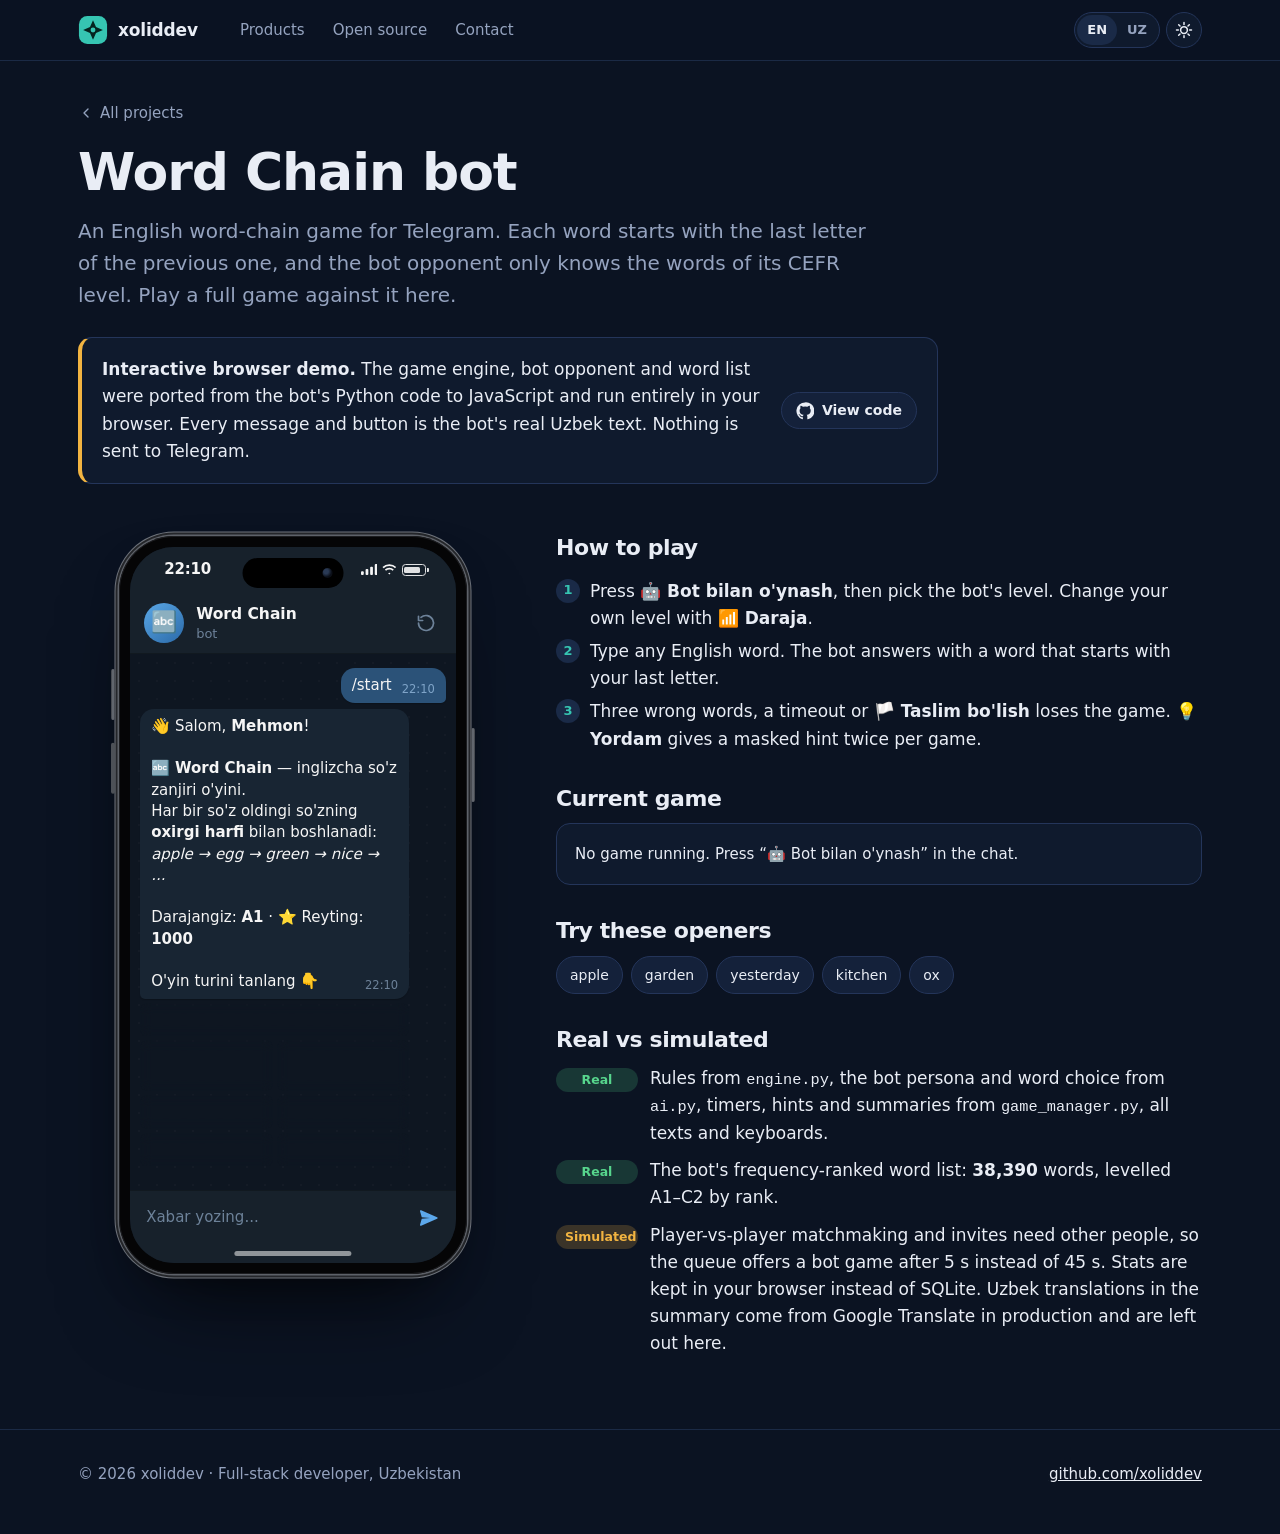
<file: demos/wordchain-bot/index.html>
<!doctype html>
<html lang="en" data-lang="en" data-theme="dark">
<head>
<meta charset="utf-8">
<meta http-equiv="Content-Security-Policy" content="default-src 'self'; script-src 'self' 'sha256-1BjWEBbqdWYwFbc3ZFnvUBSpL6ZNXX2LKuw4dYl3n48='; style-src 'self' 'unsafe-inline' https://fonts.googleapis.com; font-src 'self' https://fonts.gstatic.com; img-src 'self' data:; media-src 'self'; connect-src 'self'; object-src 'none'; frame-src 'none'; base-uri 'self'; form-action 'self'">
<meta name="viewport" content="width=device-width, initial-scale=1">
<title>Word Chain bot: play the live demo | xoliddev</title>
<meta name="x-title-en" content="Word Chain bot: play the live demo | xoliddev">
<meta name="x-title-uz" content="Word Chain bot: jonli demo | xoliddev">
<meta name="description" content="Play the English word-chain Telegram bot in your browser: the real game rules, the real 38 000-word list and CEFR-levelled bot opponents, ported from Python to JavaScript.">
<meta name="theme-color" content="#0b1322">
<link rel="canonical" href="https://xoliddev.github.io/demos/wordchain-bot/">
<meta property="og:type" content="website">
<meta property="og:site_name" content="xoliddev">
<meta property="og:title" content="Word Chain bot: play the live demo">
<meta property="og:description" content="The real game rules and word list of a Telegram word-chain bot, playable in the browser.">
<meta property="og:url" content="https://xoliddev.github.io/demos/wordchain-bot/">
<meta property="og:image" content="https://xoliddev.github.io/assets/img/og.png">
<meta name="twitter:card" content="summary_large_image">
<meta name="twitter:image" content="https://xoliddev.github.io/assets/img/og.png">
<link rel="icon" href="../../favicon.svg" type="image/svg+xml">
<link rel="preconnect" href="https://fonts.googleapis.com">
<link rel="preconnect" href="https://fonts.gstatic.com" crossorigin>
<link rel="stylesheet" href="https://fonts.googleapis.com/css2?family=Onest:wght@400;500;600;700&family=Unbounded:wght@500;600;700&family=JetBrains+Mono:wght@400;500&display=swap">
<link rel="stylesheet" href="../../assets/css/site.css">
<link rel="stylesheet" href="../../assets/css/tg.css">
<script>(function(){var d=document.documentElement,g=function(k){try{return localStorage.getItem(k)}catch(e){return null}};d.dataset.lang=g('lang')||((navigator.language||'').toLowerCase().indexOf('uz')===0?'uz':'en');d.dataset.theme=g('theme')||'dark';})();</script>
<style>
  .status { display: grid; gap: 4px; font-size: 15px; }
  .rule-steps { counter-reset: s; list-style: none; padding: 0 !important; }
  .rule-steps li { counter-increment: s; position: relative; padding-left: 34px; }
  .rule-steps li::before { content: counter(s); position: absolute; left: 0; top: 1px; width: 24px; height: 24px; border-radius: 50%; display: grid; place-items: center; font-size: 13px; font-weight: 700; background: var(--surface-2); color: var(--accent); }
</style>
</head>
<body data-root="../../">
<header class="site-head"></header>
<main id="main">
  <section class="wrap demo-hero">
    <a class="crumb" href="../../#open-source"><svg viewBox="0 0 24 24" fill="none" stroke="currentColor" stroke-width="2" stroke-linecap="round" stroke-linejoin="round"><path d="M15 18l-6-6 6-6"/></svg><span class="l-en">All projects</span><span class="l-uz">Barcha loyihalar</span></a>
    <h1>Word Chain bot</h1>
    <p class="lede l-en">An English word-chain game for Telegram. Each word starts with the last letter of the previous one, and the bot opponent only knows the words of its CEFR level. Play a full game against it here.</p>
    <p class="lede l-uz">Telegram uchun inglizcha so'z zanjiri o'yini. Har bir so'z oldingi so'zning oxirgi harfi bilan boshlanadi, bot-raqib esa faqat o'z CEFR darajasidagi so'zlarni biladi. Shu yerda unga qarshi to'liq o'yin o'ynang.</p>
    <div class="demo-notice">
      <p class="l-en"><b>Interactive browser demo.</b> The game engine, bot opponent and word list were ported from the bot's Python code to JavaScript and run entirely in your browser. Every message and button is the bot's real Uzbek text. Nothing is sent to Telegram.</p>
      <p class="l-uz"><b>Brauzerdagi interaktiv demo.</b> O'yin qoidalari, bot-raqib va so'zlar ro'yxati botning Python kodidan JavaScript'ga ko'chirilgan va to'liq brauzeringizda ishlaydi. Har bir xabar va tugma botning haqiqiy matni. Telegram'ga hech narsa yuborilmaydi.</p>
      <a class="btn btn-small" href="https://github.com/xoliddev/wordchain-bot" target="_blank" rel="noopener"><svg viewBox="0 0 24 24" fill="currentColor" aria-hidden="true"><path d="M12 .5a11.5 11.5 0 0 0-3.6 22.4c.6.1.8-.3.8-.6v-2c-3.2.7-3.9-1.5-3.9-1.5-.5-1.3-1.3-1.7-1.3-1.7-1-.7.1-.7.1-.7 1.2.1 1.8 1.2 1.8 1.2 1 1.8 2.8 1.3 3.5 1 .1-.8.4-1.3.7-1.6-2.6-.3-5.3-1.3-5.3-5.7 0-1.3.5-2.3 1.2-3.1-.1-.3-.5-1.5.1-3.1 0 0 1-.3 3.2 1.2a11 11 0 0 1 5.8 0c2.2-1.5 3.2-1.2 3.2-1.2.6 1.6.2 2.8.1 3.1.8.8 1.2 1.9 1.2 3.1 0 4.4-2.7 5.4-5.3 5.7.4.4.8 1.1.8 2.2v3.3c0 .3.2.7.8.6A11.5 11.5 0 0 0 12 .5z"/></svg><span class="l-en">View code</span><span class="l-uz">Kodni ko'rish</span></a>
    </div>
  </section>

  <section class="wrap demo-grid">
    <div id="chat" aria-label="Word Chain bot chat"></div>
    <aside class="side">
      <section>
        <h2 class="l-en">How to play</h2><h2 class="l-uz">Qanday o'ynaladi</h2>
        <ol class="rule-steps">
          <li class="l-en">Press <b>🤖 Bot bilan o'ynash</b>, then pick the bot's level. Change your own level with <b>📶 Daraja</b>.</li>
          <li class="l-uz"><b>🤖 Bot bilan o'ynash</b> tugmasini bosing va bot darajasini tanlang. O'z darajangizni <b>📶 Daraja</b> orqali o'zgartirasiz.</li>
          <li class="l-en">Type any English word. The bot answers with a word that starts with your last letter.</li>
          <li class="l-uz">Istalgan inglizcha so'zni yozing. Bot oxirgi harfingiz bilan boshlanadigan so'z bilan javob beradi.</li>
          <li class="l-en">Three wrong words, a timeout or <b>🏳️ Taslim bo'lish</b> loses the game. <b>💡 Yordam</b> gives a masked hint twice per game.</li>
          <li class="l-uz">Uchta noto'g'ri so'z, vaqt tugashi yoki <b>🏳️ Taslim bo'lish</b> mag'lubiyat. <b>💡 Yordam</b> har o'yinda ikki marta yashirin maslahat beradi.</li>
        </ol>
      </section>
      <section>
        <h2 class="l-en">Current game</h2><h2 class="l-uz">Joriy o'yin</h2>
        <div class="panel status" id="game-status" aria-live="polite"></div>
      </section>
      <section>
        <h2 class="l-en">Try these openers</h2><h2 class="l-uz">Shu so'zlardan boshlang</h2>
        <div class="chips">
          <button class="chip" data-say="apple">apple</button>
          <button class="chip" data-say="garden">garden</button>
          <button class="chip" data-say="yesterday">yesterday</button>
          <button class="chip" data-say="kitchen">kitchen</button>
          <button class="chip" data-say="ox">ox</button>
        </div>
      </section>
      <section>
        <h2 class="l-en">Real vs simulated</h2><h2 class="l-uz">Haqiqiy va simulyatsiya</h2>
        <ul class="real-list">
          <li><span class="tag tag-real"><span class="l-en">Real</span><span class="l-uz">Haqiqiy</span></span><span class="l-en">Rules from <code>engine.py</code>, the bot persona and word choice from <code>ai.py</code>, timers, hints and summaries from <code>game_manager.py</code>, all texts and keyboards.</span><span class="l-uz"><code>engine.py</code> qoidalari, <code>ai.py</code> dagi bot xarakteri va so'z tanlash, <code>game_manager.py</code> dagi vaqt, yordam va yakuniy hisobot, barcha matn va tugmalar.</span></li>
          <li><span class="tag tag-real"><span class="l-en">Real</span><span class="l-uz">Haqiqiy</span></span><span class="l-en">The bot's frequency-ranked word list: <b id="dict-size">38 390</b> words, levelled A1–C2 by rank.</span><span class="l-uz">Botning chastota bo'yicha tartiblangan so'zlari: <b>38 390</b> ta so'z, darajasi o'rniga qarab A1–C2.</span></li>
          <li><span class="tag tag-sim"><span class="l-en">Simulated</span><span class="l-uz">Simulyatsiya</span></span><span class="l-en">Player-vs-player matchmaking and invites need other people, so the queue offers a bot game after 5 s instead of 45 s. Stats are kept in your browser instead of SQLite. Uzbek translations in the summary come from Google Translate in production and are left out here.</span><span class="l-uz">Odam bilan o'yin va taklif uchun boshqa o'yinchilar kerak, shuning uchun navbat 45 emas, 5 soniyadan keyin bot bilan o'ynashni taklif qiladi. Statistika SQLite o'rniga brauzeringizda saqlanadi. Yakundagi o'zbekcha tarjimalar productionda Google Translate'dan olinadi, bu yerda ko'rsatilmaydi.</span></li>
        </ul>
      </section>
    </aside>
  </section>
</main>
<footer class="site-foot"></footer>
<script src="../../assets/js/site.js"></script>
<script src="../../assets/js/tg.js"></script>
<script src="wordchain.js"></script>
</body>
</html>
</file>
<file: assets/css/site.css>
/* xoliddev — shared tokens, layout and components */
:root {
  --bg: #0b1322;
  --bg-2: #0f1a2d;
  --surface: #14213a;
  --surface-2: #1a2a47;
  --line: #24355a;
  --line-soft: #1b2a45;
  --text: #e9edf5;
  --muted: #95a3bf;
  --faint: #6d7c9a;
  --accent: #36c5b2;
  --accent-strong: #5fe0cd;
  --accent-ink: #04241f;
  --gold: #f2b441;
  --danger: #ff7a7a;
  --ok: #57d68d;
  --focus: #f2b441;
  --radius-s: 8px;
  --radius-m: 14px;
  --radius-l: 22px;
  --gutter: 16px;
  --maxw: 1180px;
  --display: "Unbounded", "Segoe UI", system-ui, sans-serif;
  --body: "Onest", "Segoe UI", system-ui, sans-serif;
  --mono: "JetBrains Mono", ui-monospace, "Cascadia Code", Consolas, monospace;
  --tile: url("data:image/svg+xml,%3Csvg xmlns='http://www.w3.org/2000/svg' width='72' height='72' viewBox='0 0 72 72'%3E%3Cg fill='none' stroke='%2336c5b2' stroke-width='1'%3E%3Cpath d='M36 6l9 21 21 9-21 9-9 21-9-21-21-9 21-9z'/%3E%3Cpath d='M36 22l5 9 9 5-9 5-5 9-5-9-9-5 9-5z'/%3E%3Cpath d='M0 0l6 6M72 0l-6 6M0 72l6-6M72 72l-6-6'/%3E%3C/g%3E%3C/svg%3E");
  color-scheme: dark;
}
:root[data-theme="light"] {
  --bg: #eef2f7;
  --bg-2: #e5ebf3;
  --surface: #ffffff;
  --surface-2: #f4f7fb;
  --line: #c9d3e2;
  --line-soft: #dce3ee;
  --text: #0c1526;
  --muted: #4b5a76;
  --faint: #6b7892;
  --accent: #0b8576;
  --accent-strong: #0a6e62;
  --accent-ink: #ffffff;
  --gold: #a86900;
  --danger: #c53b3b;
  --ok: #1f8a4c;
  --focus: #a86900;
  color-scheme: light;
}

*, *::before, *::after { box-sizing: border-box; }
html { -webkit-text-size-adjust: 100%; scroll-behavior: smooth; }
@media (prefers-reduced-motion: reduce) { html { scroll-behavior: auto; } }
body {
  margin: 0;
  background: var(--bg);
  color: var(--text);
  font: 400 17px/1.6 var(--body);
  overflow-x: hidden;
  text-rendering: optimizeLegibility;
}
img, video, svg { max-width: 100%; display: block; }
a { color: inherit; }
button, input, select, textarea { font: inherit; color: inherit; }
:focus-visible { outline: 2px solid var(--focus); outline-offset: 3px; border-radius: 4px; }
.sr-only { position: absolute; width: 1px; height: 1px; padding: 0; margin: -1px; overflow: hidden; clip: rect(0 0 0 0); white-space: nowrap; border: 0; }

/* language switching: both languages live in the markup */
:root[data-lang="en"] .l-uz, :root[data-lang="uz"] .l-en { display: none !important; }

.wrap { width: 100%; max-width: var(--maxw); margin: 0 auto; padding: 0 var(--gutter); }
@media (min-width: 700px) { :root { --gutter: 28px; } }

/* ---------- header ---------- */
.site-head {
  position: sticky; top: 0; z-index: 50;
  background: color-mix(in srgb, var(--bg) 86%, transparent);
  backdrop-filter: saturate(140%) blur(10px);
  -webkit-backdrop-filter: saturate(140%) blur(10px);
  border-bottom: 1px solid var(--line-soft);
}
.site-head .wrap { display: flex; align-items: center; gap: 12px; height: 60px; }
.brand { display: inline-flex; align-items: center; gap: 10px; text-decoration: none; font: 600 17px/1 var(--display); letter-spacing: -0.01em; }
.brand-mark { width: 30px; height: 30px; flex: none; }
.nav { display: none; gap: 4px; margin-left: 18px; }
.nav a { text-decoration: none; color: var(--muted); padding: 8px 12px; border-radius: 999px; font-size: 15px; }
.nav a:hover { color: var(--text); background: var(--surface); }
@media (min-width: 820px) { .nav { display: flex; } }
.head-tools { margin-left: auto; display: flex; align-items: center; gap: 6px; }
.seg { display: inline-flex; border: 1px solid var(--line); border-radius: 999px; padding: 2px; background: var(--bg-2); }
.seg button { border: 0; background: none; padding: 5px 10px; border-radius: 999px; font-size: 13px; font-weight: 600; color: var(--muted); cursor: pointer; }
.seg button[aria-pressed="true"] { background: var(--surface-2); color: var(--text); }
.icon-btn { width: 36px; height: 36px; display: inline-grid; place-items: center; border: 1px solid var(--line); border-radius: 999px; background: var(--bg-2); cursor: pointer; color: var(--text); }
.icon-btn svg { width: 18px; height: 18px; }
.icon-btn:hover { border-color: var(--accent); }
:root[data-theme="light"] .i-sun, :root:not([data-theme="light"]) .i-moon { display: none; }

/* ---------- buttons ---------- */
.btn {
  display: inline-flex; align-items: center; justify-content: center; gap: 8px;
  min-height: 44px; padding: 10px 18px; border-radius: 999px;
  font-weight: 600; font-size: 15px; text-decoration: none; cursor: pointer;
  border: 1px solid var(--line); background: var(--surface); color: var(--text);
  transition: background .15s, border-color .15s, transform .15s;
}
.btn:hover { border-color: var(--accent); }
.btn:active { transform: translateY(1px); }
.btn svg { width: 18px; height: 18px; flex: none; }
.btn-primary { background: var(--accent); border-color: var(--accent); color: var(--accent-ink); }
.btn-primary:hover { background: var(--accent-strong); border-color: var(--accent-strong); }
.btn-small { min-height: 36px; padding: 6px 14px; font-size: 14px; }
.btn-row { display: flex; flex-wrap: wrap; gap: 10px; }

/* ---------- type ---------- */
h1, h2, h3 { font-family: var(--display); font-weight: 600; letter-spacing: -0.02em; line-height: 1.12; margin: 0; text-wrap: balance; }
h1 { font-size: clamp(34px, 7.4vw, 66px); }
h2 { font-size: clamp(26px, 4.4vw, 40px); }
h3 { font-size: 20px; letter-spacing: -0.01em; }
p { margin: 0 0 1em; }
.lede { font-size: clamp(17px, 2.1vw, 20px); color: var(--muted); max-width: 62ch; }
.muted { color: var(--muted); }
code, kbd, pre { font-family: var(--mono); font-size: .9em; }

/* ---------- sections ---------- */
.section { padding-top: 72px; padding-bottom: 72px; border-top: 1px solid var(--line-soft); }
.section-head { display: grid; gap: 12px; margin-bottom: 36px; max-width: 760px; }
.section-head p { color: var(--muted); margin: 0; }

/* ---------- footer ---------- */
.site-foot { border-top: 1px solid var(--line-soft); padding: 32px 0 48px; color: var(--muted); font-size: 15px; }
.site-foot .wrap { display: flex; flex-wrap: wrap; gap: 14px 24px; align-items: center; justify-content: space-between; }
.site-foot a { color: var(--text); }

/* ---------- demo pages ---------- */
.demo-hero { padding-top: 40px; padding-bottom: 24px; }
.crumb { display: inline-flex; align-items: center; gap: 6px; color: var(--muted); text-decoration: none; font-size: 15px; margin-bottom: 18px; }
.crumb:hover { color: var(--text); }
.crumb svg { width: 16px; height: 16px; }
.demo-hero h1 { font-size: clamp(30px, 5.6vw, 52px); margin-bottom: 14px; }
.demo-notice {
  display: grid; gap: 14px; margin: 26px 0 0; padding: 18px 20px;
  border: 1px solid var(--line); border-left: 4px solid var(--gold);
  border-radius: var(--radius-m); background: var(--bg-2); max-width: 860px;
}
.demo-notice p { margin: 0; }
@media (min-width: 760px) { .demo-notice { grid-template-columns: 1fr auto; align-items: center; } }
.demo-grid { display: grid; gap: 28px; padding-top: 28px; padding-bottom: 72px; align-items: start; }
@media (min-width: 980px) { .demo-grid { grid-template-columns: minmax(0, 430px) minmax(0, 1fr); gap: 48px; } }
.side h2 { font-size: 22px; margin: 0 0 12px; }
.side section + section { margin-top: 34px; }
.side ul { padding-left: 20px; margin: 0; }
.side li { margin: 6px 0; }
.chips { display: flex; flex-wrap: wrap; gap: 8px; }
.chip {
  border: 1px solid var(--line); background: var(--surface); color: var(--text);
  border-radius: 999px; padding: 7px 13px; font-size: 14px; cursor: pointer; text-align: left; text-decoration: none;
}
.chip:hover { border-color: var(--accent); }
.real-list { list-style: none; padding: 0 !important; display: grid; gap: 10px; }
.real-list li { display: grid; grid-template-columns: 82px 1fr; gap: 12px; margin: 0 !important; align-items: baseline; }
.tag { display: inline-block; font-size: 12.5px; font-weight: 600; padding: 2px 9px; border-radius: 999px; text-align: center; }
.tag-real { background: color-mix(in srgb, var(--ok) 18%, transparent); color: var(--ok); }
.tag-sim { background: color-mix(in srgb, var(--gold) 20%, transparent); color: var(--gold); }
.panel { border: 1px solid var(--line); border-radius: var(--radius-m); background: var(--bg-2); padding: 18px; }

@media (prefers-reduced-motion: reduce) {
  *, *::before, *::after { animation-duration: .001ms !important; animation-iteration-count: 1 !important; transition-duration: .001ms !important; }
}
</file>
<file: assets/css/tg.css>
/* Telegram-style chat used by every bot simulator */
.tg {
  --tg-bg: #0e1621;
  --tg-head: #17212b;
  --tg-in: #182533;
  --tg-out: #2b5278;
  --tg-text: #f5f5f5;
  --tg-meta: #6d8299;
  --tg-link: #6ab3f3;
  --tg-btn: #22303f;
  --tg-btn-text: #e9eef4;
  --tg-input: #17212b;
  --tg-pattern: rgba(255, 255, 255, .025);
  position: relative;
  display: flex; flex-direction: column;
  height: 100%;
  border-radius: 44px; overflow: hidden;
  background: var(--tg-bg);
  color: var(--tg-text);
  font: 400 15px/1.42 -apple-system, "Segoe UI", Roboto, "Onest", system-ui, sans-serif;
  isolation: isolate;
}

/* ---- real phone shell (desktop / tablet) ---- */
.tg-device {
  --dev-h: min(82vh, 780px);
  position: relative;
  height: var(--dev-h); min-height: 560px;
  aspect-ratio: 392 / 832;            /* modern 19.5:9 phone incl. bezel */
  max-width: 100%;
  margin: 0 auto;
  padding: 11px;
  border-radius: 55px;
  background: #050506;
  box-shadow:
    0 0 0 1.5px #5d6168,               /* polished metal rim */
    0 0 0 3.5px #24262a,
    0 0 0 4.5px #6e737b,
    inset 0 0 0 1px #1c1d20,
    0 50px 90px -35px rgba(0, 0, 0, .75),
    0 18px 40px -20px rgba(0, 0, 0, .5);
}
.tg-device::before, .tg-device::after {   /* side buttons */
  content: ""; position: absolute; width: 4px; border-radius: 2px;
  background: linear-gradient(90deg, #3b3e44, #6e737b 50%, #3b3e44);
}
.tg-device::before { left: -8px; top: 18%; height: 7%; box-shadow: 0 calc(var(--dev-h) * .1) 0 #4d5157; }  /* volume up + down */
.tg-device::after  { right: -8px; top: 26%; height: 10%; }                                                   /* power */

.tg-status {
  position: relative; z-index: 3; flex: none;
  height: 46px; padding: 0 30px 0 34px;
  display: flex; align-items: center; justify-content: space-between;
  background: var(--tg-head); color: var(--tg-text);
  font: 600 15px/1 -apple-system, "SF Pro Text", "Segoe UI", Roboto, system-ui, sans-serif;
  letter-spacing: -.01em;
}
.tg-island { position: absolute; left: 50%; top: 11px; transform: translateX(-50%); width: 31%; max-width: 118px; height: 30px; border-radius: 20px; background: #000; }
.tg-island::after { content: ""; position: absolute; right: 11px; top: 50%; width: 10px; height: 10px; margin-top: -5px; border-radius: 50%; background: radial-gradient(circle at 35% 35%, #2a3a55 0 25%, #0b0f18 60%); }
.tg-sicons { display: flex; align-items: center; gap: 5px; }
.tg-sicons svg { height: 11px; width: auto; fill: currentColor; }
.tg-batt { position: relative; width: 24px; height: 11.5px; border-radius: 3.5px; border: 1.3px solid currentColor; opacity: .9; }
.tg-batt::after { content: ""; position: absolute; right: -4px; top: 3px; width: 2px; height: 4px; border-radius: 0 1px 1px 0; background: currentColor; }
.tg-batt i { position: absolute; inset: 1.5px; right: 22%; border-radius: 1.5px; background: currentColor; }
.tg-homebar { position: absolute; z-index: 4; left: 50%; bottom: 7px; transform: translateX(-50%); width: 36%; height: 5px; border-radius: 3px; background: var(--tg-text); opacity: .55; pointer-events: none; }
.tg .tg-bottom { padding-bottom: 18px; }

/* on a real phone the page itself is the phone: drop the shell, use the full width */
@media (max-width: 600px) {
  .tg-device { height: min(80svh, 720px); min-height: 480px; aspect-ratio: auto; width: 100%; padding: 0; border-radius: 18px; background: none; box-shadow: 0 20px 50px -30px rgba(0, 0, 0, .6); }
  .tg-device::before, .tg-device::after, .tg-status, .tg-homebar { display: none; }
  .tg { border-radius: 18px; border: 1px solid var(--line); }
  .tg .tg-bottom { padding-bottom: 0; }
}
:root[data-theme="light"] .tg {
  --tg-bg: #c9dcb4;
  --tg-head: #ffffff;
  --tg-in: #ffffff;
  --tg-out: #e1fec6;
  --tg-text: #111111;
  --tg-meta: #6b8a5f;
  --tg-link: #2a7ab9;
  --tg-btn: rgba(46, 86, 30, .28);
  --tg-btn-text: #ffffff;
  --tg-input: #ffffff;
  --tg-pattern: rgba(40, 80, 30, .07);
  box-shadow: 0 30px 80px -50px rgba(20, 40, 60, .5);
}
.tg-head { display: flex; align-items: center; gap: 12px; padding: 10px 14px; background: var(--tg-head); border-bottom: 1px solid rgba(0, 0, 0, .25); z-index: 2; }
.tg-ava { width: 40px; height: 40px; border-radius: 50%; display: grid; place-items: center; font-size: 21px; background: linear-gradient(140deg, #5aa7e6, #2b6aa8); color: #fff; flex: none; }
.tg-title { min-width: 0; flex: 1; }
.tg-title b { display: block; font-weight: 600; font-size: 15.5px; white-space: nowrap; overflow: hidden; text-overflow: ellipsis; }
.tg-title small { display: block; color: var(--tg-meta); font-size: 13px; white-space: nowrap; overflow: hidden; text-overflow: ellipsis; }
:root[data-theme="light"] .tg-title small { color: #7a8a99; }
.tg-reset { border: 0; background: none; color: var(--tg-meta); cursor: pointer; padding: 6px; border-radius: 50%; }
.tg-reset:hover { color: var(--tg-text); }
.tg-reset svg { width: 20px; height: 20px; display: block; }
.tg-log {
  flex: 1; overflow-y: auto; overscroll-behavior: contain; padding: 14px 10px 8px;
  display: flex; flex-direction: column; gap: 6px;
  background-color: var(--tg-bg);
  background-image: radial-gradient(var(--tg-pattern) 1.2px, transparent 1.3px);
  background-size: 18px 18px;
  scrollbar-width: thin;
}
.tg-msg { display: flex; flex-direction: column; max-width: 88%; animation: tgIn .22s ease-out; }
.tg-msg.bot { align-self: flex-start; }
.tg-msg.me { align-self: flex-end; align-items: flex-end; }
@keyframes tgIn { from { opacity: 0; transform: translateY(6px); } to { opacity: 1; transform: none; } }
.tg-bubble {
  position: relative; padding: 7px 11px 6px; border-radius: 14px; background: var(--tg-in);
  white-space: pre-wrap; overflow-wrap: anywhere; box-shadow: 0 1px 1px rgba(0, 0, 0, .18);
}
.tg-msg.bot .tg-bubble { border-bottom-left-radius: 5px; }
.tg-msg.me .tg-bubble { background: var(--tg-out); border-bottom-right-radius: 5px; }
.tg-bubble a { color: var(--tg-link); }
.tg-bubble code { font-family: var(--mono); font-size: 13px; background: rgba(0, 0, 0, .18); padding: 1px 4px; border-radius: 4px; }
:root[data-theme="light"] .tg-bubble code { background: rgba(0, 0, 0, .06); }
.tg-bubble pre { margin: 4px 0; white-space: pre-wrap; font-size: 13px; }
.tg-bubble u { text-decoration-thickness: 1px; }
.tg-time { float: right; margin: 6px 0 -4px 10px; font-size: 11.5px; color: var(--tg-meta); user-select: none; }
.tg-msg.me .tg-time { color: #7fa4c8; }
:root[data-theme="light"] .tg-msg.me .tg-time { color: #5aa553; }
.tg-react { position: absolute; bottom: -10px; left: 8px; background: var(--tg-in); border: 2px solid var(--tg-bg); border-radius: 999px; font-size: 13px; padding: 0 5px; line-height: 20px; }
.tg-msg.me .tg-react { left: auto; right: 8px; background: var(--tg-out); }
.tg-msg.has-react { margin-bottom: 10px; }
.tg-ikb { display: grid; gap: 4px; margin-top: 4px; width: 100%; min-width: 220px; }
.tg-ikb-row { display: grid; gap: 4px; grid-auto-flow: column; grid-auto-columns: 1fr; }
.tg-ikb button, .tg-ikb a {
  border: 0; border-radius: 8px; background: var(--tg-btn); color: var(--tg-btn-text);
  padding: 8px 6px; font-size: 14px; font-weight: 500; cursor: pointer; text-decoration: none; text-align: center;
  backdrop-filter: blur(6px); line-height: 1.25;
}
.tg-ikb button:hover:not(:disabled), .tg-ikb a:hover { filter: brightness(1.18); }
.tg-ikb button:disabled { opacity: .55; cursor: default; }
.tg-note { align-self: center; background: rgba(0, 0, 0, .3); color: #fff; border-radius: 999px; padding: 3px 12px; font-size: 13px; margin: 6px 0; text-align: center; max-width: 92%; }
:root[data-theme="light"] .tg-note { background: rgba(60, 90, 50, .45); }
.tg-typing .tg-bubble { padding: 10px 14px; }
.tg-dots { display: inline-flex; gap: 4px; }
.tg-dots i { width: 7px; height: 7px; border-radius: 50%; background: var(--tg-meta); animation: tgDot 1.1s infinite; }
.tg-dots i:nth-child(2) { animation-delay: .15s; }
.tg-dots i:nth-child(3) { animation-delay: .3s; }
@keyframes tgDot { 0%, 60%, 100% { opacity: .35; transform: none; } 30% { opacity: 1; transform: translateY(-3px); } }
.tg-media { display: block; border-radius: 10px; margin: -3px -7px 6px; max-width: calc(100% + 14px); width: 280px; background: rgba(0, 0, 0, .2); }
.tg-loc { width: 240px; max-width: calc(100% + 14px); height: 130px; border-radius: 10px; margin: -3px -7px 6px; position: relative; overflow: hidden;
  background-color: #e6eadf;
  background-image: linear-gradient(90deg, transparent 47%, #fff 47%, #fff 53%, transparent 53%), linear-gradient(0deg, transparent 30%, #fff 30%, #fff 35%, transparent 35%), linear-gradient(28deg, transparent 62%, #f6d78a 62%, #f6d78a 66%, transparent 66%), radial-gradient(circle at 78% 26%, #b9d8a4 0 22px, transparent 23px);
}
.tg-loc::after { content: "📍"; position: absolute; left: 50%; top: 50%; transform: translate(-50%, -85%); font-size: 30px; filter: drop-shadow(0 2px 2px rgba(0,0,0,.3)); }
.tg-doc { display: flex; align-items: center; gap: 10px; min-width: 220px; }
.tg-doc-ico { width: 42px; height: 42px; border-radius: 50%; background: #4fae4e; display: grid; place-items: center; color: #fff; font-weight: 700; font-size: 12px; flex: none; }
.tg-doc small { display: block; color: var(--tg-meta); }
.tg-bottom { background: var(--tg-input); z-index: 2; }
.tg-rkb { display: grid; gap: 5px; padding: 6px; background: var(--tg-head); border-top: 1px solid rgba(0, 0, 0, .2); max-height: 42%; overflow: auto; }
.tg-rkb[hidden] { display: none; }
.tg-rkb-row { display: grid; gap: 5px; grid-auto-flow: column; grid-auto-columns: 1fr; }
.tg-rkb button { border: 0; border-radius: 8px; padding: 10px 6px; background: var(--tg-btn); color: var(--tg-btn-text); cursor: pointer; font-size: 14px; line-height: 1.2; }
:root[data-theme="light"] .tg-rkb button { background: #f1f3f5; color: #222; box-shadow: 0 1px 0 rgba(0,0,0,.12); }
.tg-rkb button:hover { filter: brightness(1.15); }
.tg-form { display: flex; align-items: center; gap: 6px; padding: 8px 8px 8px 12px; border-top: 1px solid rgba(0, 0, 0, .25); }
.tg-form input { flex: 1; min-width: 0; border: 0; background: transparent; color: var(--tg-text); padding: 8px 4px; outline: none; font-size: 15px; }
.tg-form input::placeholder { color: var(--tg-meta); }
.tg-form button { border: 0; background: none; color: #5ca8eb; cursor: pointer; width: 38px; height: 38px; border-radius: 50%; display: grid; place-items: center; flex: none; }
.tg-form button:hover { background: rgba(92, 168, 235, .12); }
.tg-form button svg { width: 22px; height: 22px; }
.tg-form .tg-kbtoggle { color: var(--tg-meta); }
.tg-toast {
  position: absolute; left: 50%; top: 70px; transform: translate(-50%, -10px); opacity: 0; pointer-events: none;
  background: rgba(20, 28, 38, .94); color: #fff; padding: 10px 16px; border-radius: 12px; font-size: 14px;
  max-width: 86%; text-align: center; transition: opacity .2s, transform .2s; z-index: 5;
}
.tg-toast.show { opacity: 1; transform: translate(-50%, 0); }
.tg-bubble.flash { animation: tgFlash 1s ease-out; }
@keyframes tgFlash { 0% { box-shadow: 0 0 0 3px var(--gold); } 100% { box-shadow: 0 1px 1px rgba(0,0,0,.18); } }

/* multi-role simulators: tabs on phones, side-by-side on wide screens */
.roles-tabs { display: flex; gap: 6px; margin-bottom: 12px; overflow-x: auto; }
.roles-tabs button { position: relative; flex: 1; min-width: 0; border: 1px solid var(--line); background: var(--surface); color: var(--text); border-radius: 999px; padding: 9px 12px; font-weight: 600; font-size: 14px; cursor: pointer; white-space: nowrap; }
.roles-tabs button[aria-selected="true"] { background: var(--accent); border-color: var(--accent); color: var(--accent-ink); }
.roles-tabs .badge { position: absolute; top: -6px; right: -4px; min-width: 20px; height: 20px; border-radius: 999px; background: var(--gold); color: #1d1300; font-size: 12px; display: grid; place-items: center; padding: 0 5px; }
.roles-tabs .badge[hidden] { display: none; }
.roles-panes > [data-pane] { display: none; }
.roles-panes > [data-pane].active { display: block; }
.pane-label { display: none; font-weight: 600; margin: 0 0 8px 4px; color: var(--muted); font-size: 14px; }
@media (min-width: 1120px) {
  .roles-wide .roles-tabs { display: none; }
  .roles-wide .roles-panes { display: grid; grid-template-columns: repeat(var(--panes, 2), minmax(0, 1fr)); gap: 18px; }
  .roles-wide .roles-panes > [data-pane] { display: block; }
  .roles-wide .pane-label { display: block; }
  .roles-wide .tg-device { --dev-h: min(78vh, 700px); }
}
.tg-form .tg-kbtoggle[hidden] { display: none; }
/* real phones hide the scrollbar */
@media (min-width: 601px) {
  .tg-device .tg-log { scrollbar-width: none; }
  .tg-device .tg-log::-webkit-scrollbar { display: none; }
}
</file>
<file: assets/css/home.css>
/* home page */
.hero { display: grid; gap: 40px; padding-top: 48px; padding-bottom: 72px; align-items: center; position: relative; }
.hero::before {
  content: ""; position: absolute; inset: 0 0 0 40%; z-index: -1; pointer-events: none;
  background-image: var(--tile); background-size: 72px 72px; opacity: .12;
  -webkit-mask-image: radial-gradient(closest-side, #000 30%, transparent); mask-image: radial-gradient(closest-side, #000 30%, transparent);
}
@media (min-width: 980px) { .hero { grid-template-columns: minmax(0, 1.1fr) minmax(0, 420px); gap: 64px; padding-top: 72px; padding-bottom: 96px; } }
.hello { color: var(--muted); font-size: 17px; margin-bottom: 18px; }
.hello b { color: var(--text); font-weight: 600; }
.hero h1 { font-size: clamp(34px, 4.6vw, 56px); letter-spacing: -0.035em; line-height: 1.06; margin-bottom: 22px; text-wrap: pretty; }
.hero .lede { margin-bottom: 28px; }
.stack { list-style: none; padding: 0; margin: 30px 0 0; display: flex; flex-wrap: wrap; gap: 6px 18px; color: var(--faint); font-size: 15px; }
.stack li { position: relative; }
.hero-demo { display: grid; gap: 12px; }
.tg-device:has(> .hero-chat) { --dev-h: 600px; min-height: 0; }
.hero-chat .tg-bottom, .hero-chat .tg-reset { display: none; }
.hero-chat .tg-ikb button { pointer-events: none; }
.scene-tabs { display: flex; gap: 6px; flex-wrap: wrap; }
.scene-tabs button { border: 1px solid var(--line); background: transparent; color: var(--muted); border-radius: 999px; padding: 6px 12px; font-size: 14px; cursor: pointer; }
.scene-tabs button[aria-current="true"] { color: var(--text); border-color: var(--accent); background: var(--surface); }
.hero-note { color: var(--faint); font-size: 14px; margin: 0; }
@media (max-width: 979px) { .tg-device:has(> .hero-chat) { --dev-h: 560px; } }

.about { display: grid; gap: 20px; }
@media (min-width: 900px) { .about { grid-template-columns: 280px 1fr; gap: 48px; } }
.about-body p { font-size: 19px; max-width: 64ch; }

.case { display: grid; gap: 18px 48px; padding: 36px 0; border-top: 1px solid var(--line-soft); }
.case:first-of-type { border-top: 0; padding-top: 8px; }
@media (min-width: 900px) { .case { grid-template-columns: 320px 1fr; } }
.case h3 { font-size: clamp(24px, 3vw, 32px); margin: 12px 0 10px; }
.case-lead h3 { font-size: clamp(30px, 4.4vw, 46px); }
.case-pitch { font-size: 18px; margin-bottom: 8px; }
.case-parts { color: var(--muted); font-size: 15px; margin: 0; }
.lock { display: inline-flex; align-items: center; gap: 6px; font-size: 13px; font-weight: 600; color: var(--gold); border: 1px solid color-mix(in srgb, var(--gold) 45%, transparent); border-radius: 999px; padding: 3px 10px 3px 8px; }
.lock svg { width: 14px; height: 14px; }
.case-body ul { margin: 0 0 14px; padding-left: 20px; display: grid; gap: 10px; }
.case-body li { max-width: 72ch; }
.case-body li b { color: var(--text); }
.case-stack { color: var(--faint); font-size: 15px; margin: 0; }

.grid { display: grid; gap: 20px; }
@media (min-width: 700px) { .grid { grid-template-columns: repeat(2, minmax(0, 1fr)); } }
@media (min-width: 1080px) { .grid { grid-template-columns: repeat(3, minmax(0, 1fr)); } }
.proj { display: grid; grid-template-rows: auto 1fr; border: 1px solid var(--line); border-radius: var(--radius-m); background: var(--bg-2); overflow: hidden; }
.proj-thumb { position: relative; display: block; aspect-ratio: 16 / 10; overflow: hidden; background: var(--surface); border-bottom: 1px solid var(--line); }
.proj-thumb img { width: 100%; height: 100%; object-fit: cover; object-position: top center; }
.badge-play { position: absolute; left: 12px; top: 12px; background: var(--gold); color: #1d1300; font-size: 12.5px; font-weight: 700; border-radius: 999px; padding: 3px 10px; }
.proj-body { display: grid; gap: 10px; padding: 18px 18px 20px; align-content: start; }
.proj-body h3 { font-size: 19px; }
.proj-body h3 a { text-decoration: none; }
.proj-body h3 a:hover { color: var(--accent); }
.proj-body p { margin: 0; color: var(--muted); font-size: 15.5px; }
.proj-body .proj-tech { color: var(--faint); font-size: 14px; }
.proj-body .btn-row { margin-top: 6px; }
@media (min-width: 1080px) {
  .proj-lead { grid-column: span 2; grid-template-rows: none; grid-template-columns: 1.25fr 1fr; }
  .proj-lead .proj-thumb img { object-position: left top; }
  .proj-lead .proj-thumb { aspect-ratio: auto; height: 100%; border-bottom: 0; border-right: 1px solid var(--line); }
  .proj-lead .proj-body { padding: 26px; }
  .proj-lead h3 { font-size: 26px; }
}
.contact { display: grid; gap: 14px; justify-items: start; padding-bottom: 24px; }
.contact h2 { font-size: clamp(28px, 5vw, 48px); max-width: 18ch; }
.contact-btn { min-height: 52px; padding: 12px 24px; font-size: 16px; }
@media (max-width: 600px) { .tg-device:has(> .hero-chat) { height: 460px; } }
</file>
